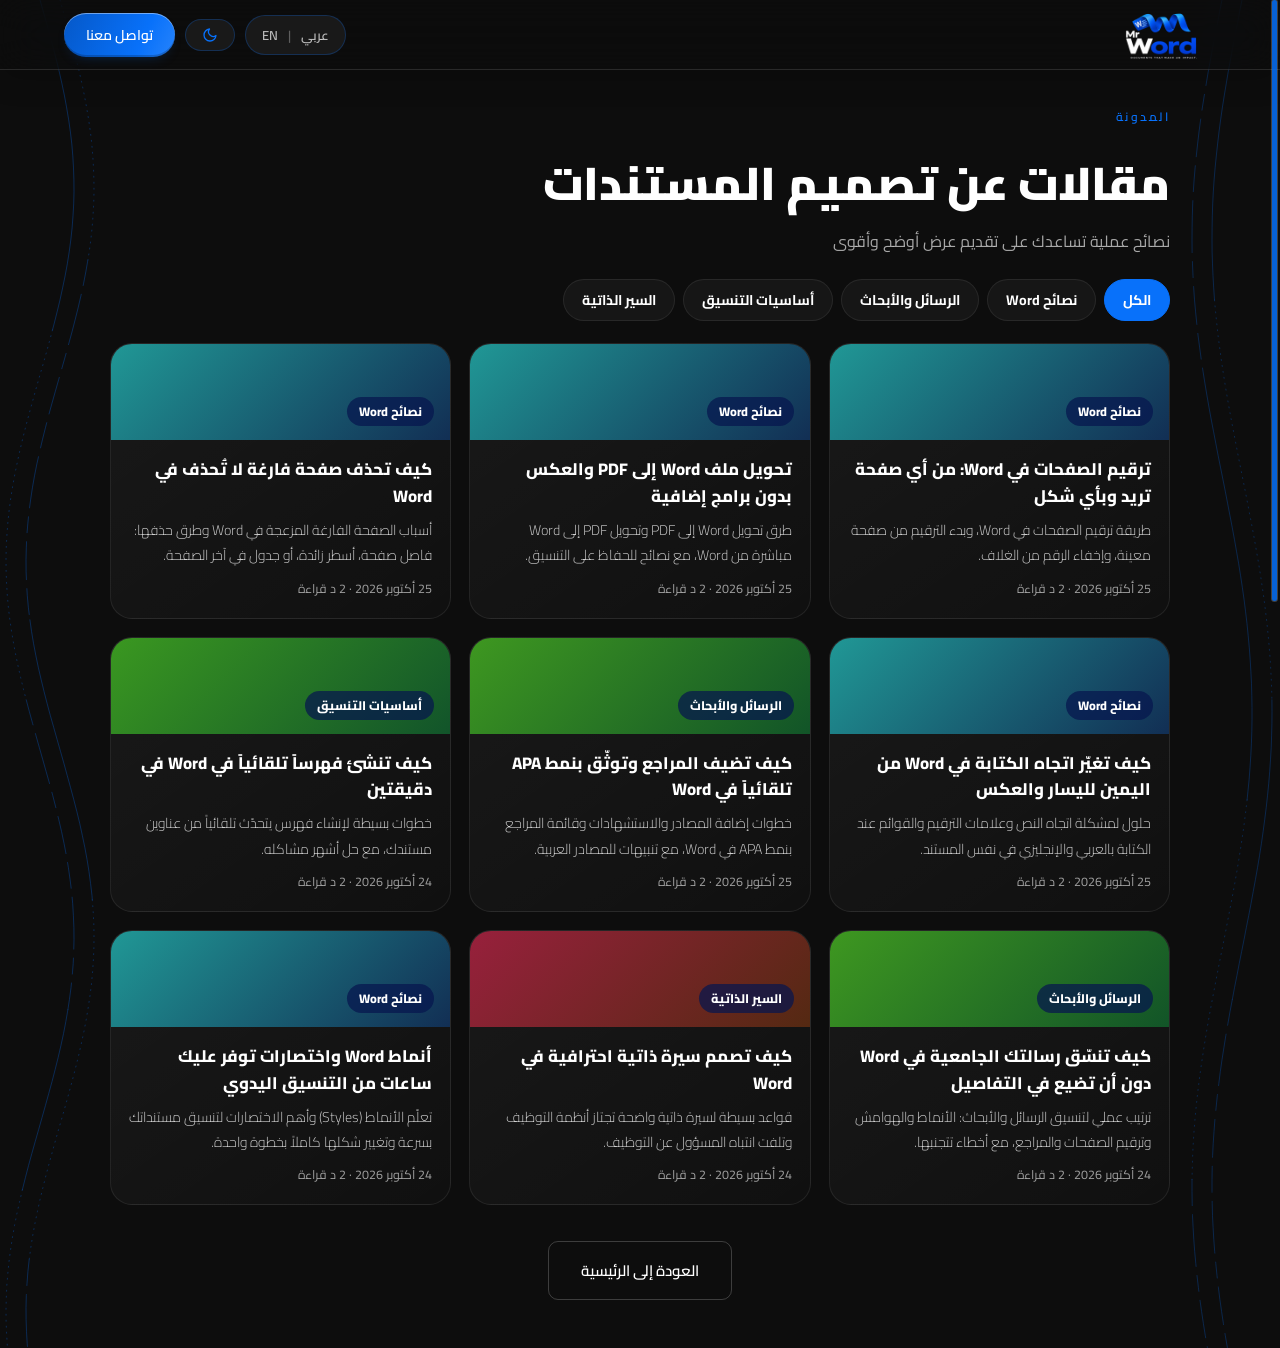
<file: blog.html>
<!doctype html>
<html lang="ar" dir="rtl">
  <head>
    <meta charset="UTF-8" />
    <link rel="icon" type="image/png" sizes="32x32" href="image/logoo.png" />
    <link rel="shortcut icon" href="image/logoo.png" />
    <meta name="viewport" content="width=device-width, initial-scale=1.0" />
    <title>مدونة تصميم المستندات | Mr Word</title>
    <meta name="description" content="مقالات عملية عن تنسيق مستندات Word: الفهارس والأنماط والرسائل الجامعية والسير الذاتية ونصائح تختصر وقتك." />
    <meta name="robots" content="index,follow,max-image-preview:large" />
    <link rel="canonical" href="https://mr-word.net/blog.html" />
    <meta name="theme-color" content="#0871FA" />
    <meta property="og:type" content="website" />
    <meta property="og:locale" content="ar_AR" />
    <meta property="og:site_name" content="Mr Word" />
    <meta property="og:title" content="مدونة تصميم المستندات | Mr Word" />
    <meta property="og:description" content="مقالات عملية عن تنسيق مستندات Word: الفهارس والأنماط والرسائل الجامعية والسير الذاتية ونصائح تختصر وقتك." />
    <meta property="og:url" content="https://mr-word.net/blog.html" />
    <meta property="og:image" content="https://mr-word.net/image/og-cover.jpg" />
    <meta property="og:image:width" content="1200" />
    <meta property="og:image:height" content="630" />
    <meta name="twitter:card" content="summary_large_image" />
    <meta name="twitter:title" content="مدونة تصميم المستندات | Mr Word" />
    <meta name="twitter:description" content="مقالات عملية عن تنسيق مستندات Word: الفهارس والأنماط والرسائل الجامعية والسير الذاتية ونصائح تختصر وقتك." />
    <meta name="twitter:image" content="https://mr-word.net/image/og-cover.jpg" />
    <script type="application/ld+json">{"@context":"https://schema.org","@graph":[{"@type":"CollectionPage","@id":"https://mr-word.net/blog.html#page","url":"https://mr-word.net/blog.html","name":"مدونة Mr Word","description":"مقالات عملية عن تنسيق مستندات Word: الفهارس والأنماط والرسائل الجامعية والسير الذاتية ونصائح تختصر وقتك.","inLanguage":"ar","isPartOf":{"@id":"https://mr-word.net/#website"},"publisher":{"@id":"https://mr-word.net/#org"}},{"@type":"BreadcrumbList","itemListElement":[{"@type":"ListItem","position":1,"name":"الرئيسية","item":"https://mr-word.net/"},{"@type":"ListItem","position":2,"name":"المدونة","item":"https://mr-word.net/blog.html"}]}]}</script>
    <link rel="preconnect" href="https://fonts.googleapis.com" />
    <link rel="preconnect" href="https://fonts.gstatic.com" crossorigin />
    <link href="https://fonts.googleapis.com/css2?family=Cairo:wght@300;400;500;600;700;900&family=Tajawal:wght@300;400;500;700;900&display=swap" rel="stylesheet" />
    <link rel="stylesheet" href="style.css" />
  </head>
  <body>
    <script>
      (function () {
        try {
          var t = localStorage.getItem('theme'), l = localStorage.getItem('lang');
          if (t === 'light') document.body.classList.add('light-mode');
          if (l === 'en') { document.documentElement.lang = 'en'; document.documentElement.dir = 'ltr'; document.body.dir = 'ltr'; }
        } catch (e) {}
      })();
    </script>
    <nav id="navbar">
      <a href="index.html" class="nav-logo"><img src="image/logoo.png" alt="Mr Word" class="logo-img" /></a>
      <div style="display: flex; align-items: center; gap: 10px">
        <button class="lang-toggle" onclick="toggleLang()"><span class="lang-text lang-ar">عربي</span><span class="lang-sep">|</span><span class="lang-text lang-en">EN</span></button>
        <button class="theme-toggle" onclick="toggleTheme()" aria-label="Toggle theme"><span class="theme-icon"></span></button>
        <a href="https://wa.me/963935919037" target="_blank" class="nav-cta" data-translate="nav_cta">تواصل معنا</a>
      </div>
    </nav>
    <main class="bl-main">
      <div class="section-header" style="margin-bottom: 24px; text-align: start;"><div><div class="section-label">المدونة</div><h1 class="section-title" style="margin-top: 12px;">مقالات عن تصميم المستندات</h1><p class="section-subtitle" style="margin-top: 8px;">نصائح عملية تساعدك على تقديم عرض أوضح وأقوى</p></div></div>
      <div class="bl-chips" id="blChips"><button type="button" class="bl-chip on" data-c="">الكل</button><button type="button" class="bl-chip" data-c="نصائح Word">نصائح Word</button><button type="button" class="bl-chip" data-c="الرسائل والأبحاث">الرسائل والأبحاث</button><button type="button" class="bl-chip" data-c="أساسيات التنسيق">أساسيات التنسيق</button><button type="button" class="bl-chip" data-c="السير الذاتية">السير الذاتية</button></div>
      <div class="bl-grid" id="blGrid"><a class="bl-card" href="blog/page-numbers-in-word.html" data-cat="نصائح Word"><span class="bl-cov" style="--h:179"><span>نصائح Word</span></span><span class="bl-cb"><b class="bl-ct">ترقيم الصفحات في Word: من أي صفحة تريد وبأي شكل</b><span class="bl-cd">طريقة ترقيم الصفحات في Word، وبدء الترقيم من صفحة معينة، وإخفاء الرقم من الغلاف.</span><span class="bl-cm">25 أكتوبر 2026 · 2 د قراءة</span></span></a><a class="bl-card" href="blog/convert-word-to-pdf.html" data-cat="نصائح Word"><span class="bl-cov" style="--h:179"><span>نصائح Word</span></span><span class="bl-cb"><b class="bl-ct">تحويل ملف Word إلى PDF والعكس بدون برامج إضافية</b><span class="bl-cd">طرق تحويل Word إلى PDF وتحويل PDF إلى Word مباشرة من Word، مع نصائح للحفاظ على التنسيق.</span><span class="bl-cm">25 أكتوبر 2026 · 2 د قراءة</span></span></a><a class="bl-card" href="blog/delete-blank-page-in-word.html" data-cat="نصائح Word"><span class="bl-cov" style="--h:179"><span>نصائح Word</span></span><span class="bl-cb"><b class="bl-ct">كيف تحذف صفحة فارغة لا تُحذف في Word</b><span class="bl-cd">أسباب الصفحة الفارغة المزعجة في Word وطرق حذفها: فاصل صفحة، أسطر زائدة، أو جدول في آخر الصفحة.</span><span class="bl-cm">25 أكتوبر 2026 · 2 د قراءة</span></span></a><a class="bl-card" href="blog/rtl-ltr-text-direction-word.html" data-cat="نصائح Word"><span class="bl-cov" style="--h:179"><span>نصائح Word</span></span><span class="bl-cb"><b class="bl-ct">كيف تغيّر اتجاه الكتابة في Word من اليمين لليسار والعكس</b><span class="bl-cd">حلول لمشكلة اتجاه النص وعلامات الترقيم والقوائم عند الكتابة بالعربي والإنجليزي في نفس المستند.</span><span class="bl-cm">25 أكتوبر 2026 · 2 د قراءة</span></span></a><a class="bl-card" href="blog/apa-references-in-word.html" data-cat="الرسائل والأبحاث"><span class="bl-cov" style="--h:105"><span>الرسائل والأبحاث</span></span><span class="bl-cb"><b class="bl-ct">كيف تضيف المراجع وتوثّق بنمط APA تلقائياً في Word</b><span class="bl-cd">خطوات إضافة المصادر والاستشهادات وقائمة المراجع بنمط APA في Word، مع تنبيهات للمصادر العربية.</span><span class="bl-cm">25 أكتوبر 2026 · 2 د قراءة</span></span></a><a class="bl-card" href="blog/automatic-table-of-contents-word.html" data-cat="أساسيات التنسيق"><span class="bl-cov" style="--h:107"><span>أساسيات التنسيق</span></span><span class="bl-cb"><b class="bl-ct">كيف تنشئ فهرساً تلقائياً في Word في دقيقتين</b><span class="bl-cd">خطوات بسيطة لإنشاء فهرس يتحدّث تلقائياً من عناوين مستندك، مع حل أشهر مشاكله.</span><span class="bl-cm">24 أكتوبر 2026 · 2 د قراءة</span></span></a><a class="bl-card" href="blog/format-thesis-in-word.html" data-cat="الرسائل والأبحاث"><span class="bl-cov" style="--h:105"><span>الرسائل والأبحاث</span></span><span class="bl-cb"><b class="bl-ct">كيف تنسّق رسالتك الجامعية في Word دون أن تضيع في التفاصيل</b><span class="bl-cd">ترتيب عملي لتنسيق الرسائل والأبحاث: الأنماط والهوامش وترقيم الصفحات والمراجع، مع أخطاء تتجنبها.</span><span class="bl-cm">24 أكتوبر 2026 · 2 د قراءة</span></span></a><a class="bl-card" href="blog/professional-cv-in-word.html" data-cat="السير الذاتية"><span class="bl-cov" style="--h:346"><span>السير الذاتية</span></span><span class="bl-cb"><b class="bl-ct">كيف تصمم سيرة ذاتية احترافية في Word</b><span class="bl-cd">قواعد بسيطة لسيرة ذاتية واضحة تجتاز أنظمة التوظيف وتلفت انتباه المسؤول عن التوظيف.</span><span class="bl-cm">24 أكتوبر 2026 · 2 د قراءة</span></span></a><a class="bl-card" href="blog/word-styles-and-shortcuts.html" data-cat="نصائح Word"><span class="bl-cov" style="--h:179"><span>نصائح Word</span></span><span class="bl-cb"><b class="bl-ct">أنماط Word واختصارات توفر عليك ساعات من التنسيق اليدوي</b><span class="bl-cd">تعلّم الأنماط (Styles) وأهم الاختصارات لتنسيق مستنداتك بسرعة وتغيير شكلها كاملاً بخطوة واحدة.</span><span class="bl-cm">24 أكتوبر 2026 · 2 د قراءة</span></span></a></div>
      <p class="bl-back"><a class="btn-outline" href="index.html">العودة إلى الرئيسية</a></p>
    </main>
    <script>
      (function () {
        var box = document.getElementById("blChips"); if (!box) return;
        box.addEventListener("click", function (e) {
          var b = e.target.closest(".bl-chip"); if (!b) return;
          [].forEach.call(box.children, function (x) { x.classList.toggle("on", x === b); });
          [].forEach.call(document.querySelectorAll("#blGrid .bl-card"), function (c) { c.hidden = !!b.dataset.c && c.dataset.cat !== b.dataset.c; });
        });
      })();
    </script>
    <script src="main.js"></script>
    <script src="scrollbar.js"></script>
  </body>
</html>
</file>
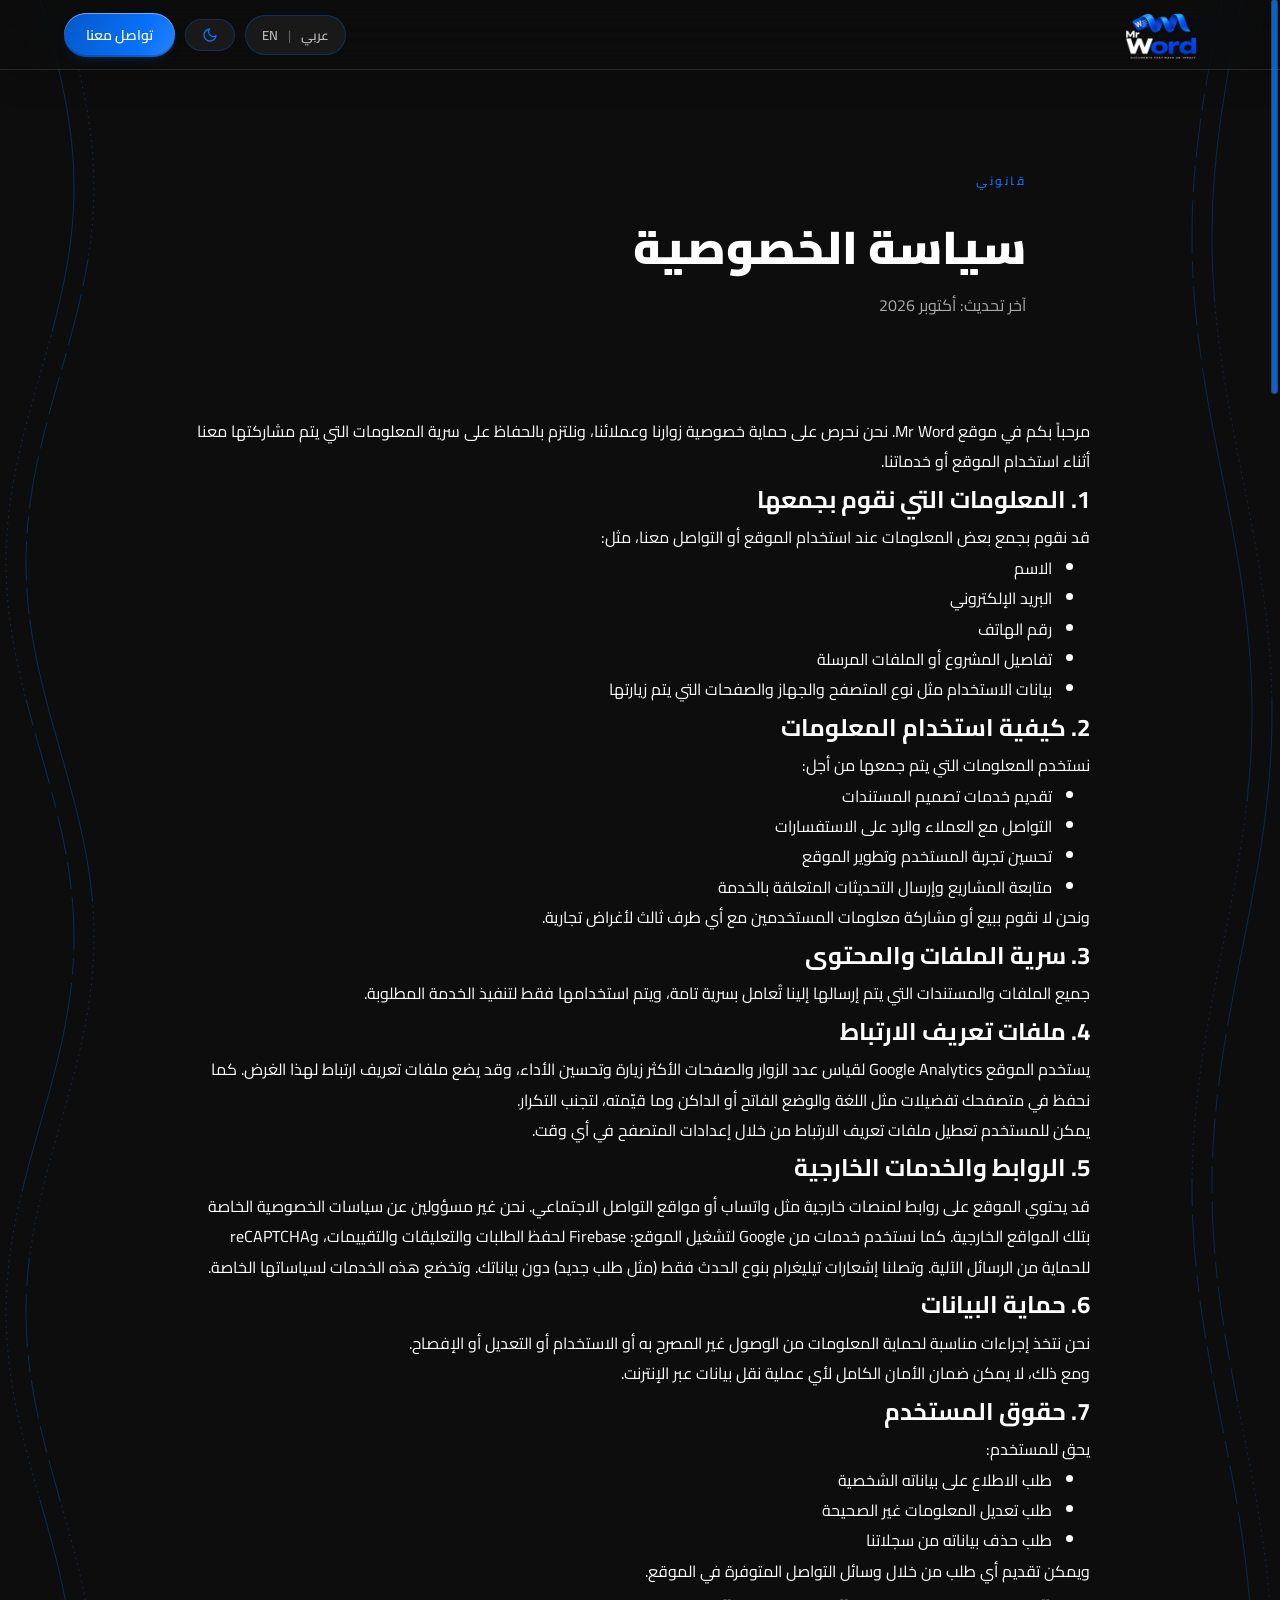
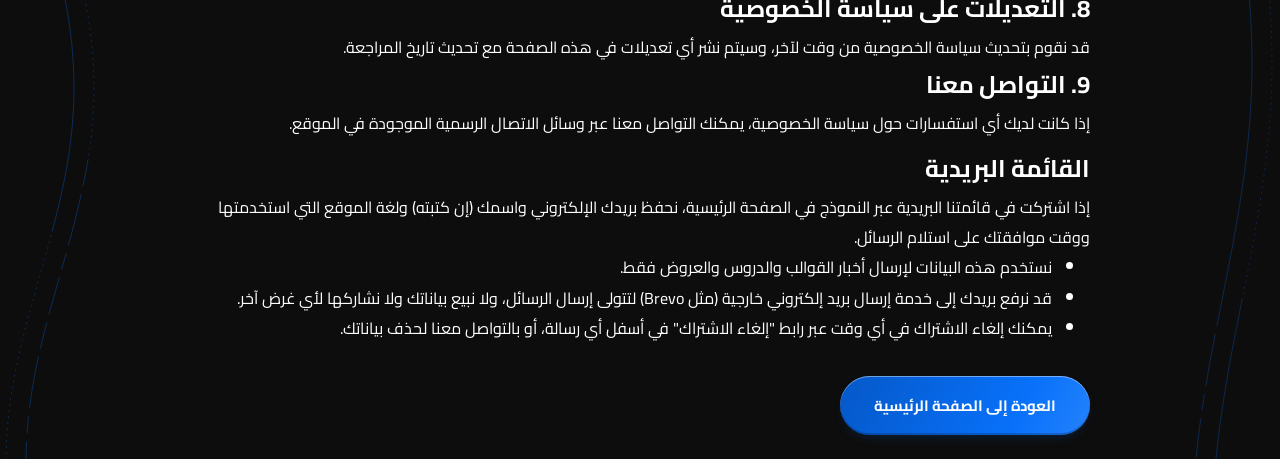
<file: privacy.html>
<!doctype html>
<html lang="ar" dir="rtl">
  <head>
    <meta charset="UTF-8" />
    <!-- أيقونة المتصفح (Favicon) -->
    <link rel="icon" type="image/png" sizes="32x32" href="image/logoo.png" />
    <link rel="icon" type="image/png" sizes="16x16" href="image/logoo.png" />
    <link rel="shortcut icon" href="image/logoo.png" />
    <meta name="viewport" content="width=device-width, initial-scale=1.0" />
    <meta
      name="description"
      content="سياسة الخصوصية لموقع Mr Word. تعرف على كيفية حماية البيانات واستخدامها."
    />
    <title>سياسة الخصوصية - Mr Word</title>
    <meta name="robots" content="index,follow" />
    <link rel="canonical" href="https://mr-word.net/privacy.html" />
    <meta name="theme-color" content="#0871FA" />
    <meta property="og:type" content="website" />
    <meta property="og:locale" content="ar_AR" />
    <meta property="og:site_name" content="Mr Word" />
    <meta property="og:title" content="سياسة الخصوصية - Mr Word" />
    <meta property="og:description" content="سياسة الخصوصية لموقع Mr Word. تعرف على كيفية حماية البيانات واستخدامها." />
    <meta property="og:url" content="https://mr-word.net/privacy.html" />
    <meta property="og:image" content="https://mr-word.net/image/og-cover.jpg" />
    <meta name="twitter:card" content="summary_large_image" />
    <link rel="preconnect" href="https://fonts.googleapis.com" />
    <link rel="preconnect" href="https://fonts.gstatic.com" crossorigin />
    <link
      href="https://fonts.googleapis.com/css2?family=Cairo:wght@300;400;500;600;700;900&family=Tajawal:wght@300;400;500;700;900&display=swap"
      rel="stylesheet"
    />
    <link rel="stylesheet" href="style.css" />
    <style>
      .privacy-content ul {
        padding-inline-start: 1cm;
      }
      .privacy-header {
        position: sticky;
        top: 0;
        z-index: 999;
        background: inherit;
      }
    </style>
  </head>
  <body>
    <script>
      /* تطبيق الثيم واللغة المحفوظين قبل أول رسم لمنع الوميض */
      (function () {
        try {
          var t = localStorage.getItem('theme'), l = localStorage.getItem('lang');
          if (t === 'light') document.body.classList.add('light-mode');
          if (l === 'en') {
            document.documentElement.lang = 'en';
            document.documentElement.dir = 'ltr';
            document.body.dir = 'ltr';
          }
        } catch (e) {}
      })();
    </script>
    <nav id="navbar">
      <a href="index.html" class="nav-logo">
        <img src="image/logoo.png" alt="Mr Word" class="logo-img" />
      </a>
      <div style="display: flex; align-items: center; gap: 10px">
        <button class="lang-toggle" onclick="toggleLang()">
          <span class="lang-text lang-ar">عربي</span>
          <span class="lang-sep">|</span>
          <span class="lang-text lang-en">EN</span>
        </button>
        <button class="theme-toggle" onclick="toggleTheme()" aria-label="Toggle theme">
          <span class="theme-icon"></span>
        </button>
        <a href="https://wa.me/963935919037" target="_blank" class="nav-cta" data-translate="nav_cta">تواصل معنا</a>
      </div>
    </nav>

    <main class="privacy-page" style="padding: 100px 20px 24px; max-width: 940px; margin: 0 auto;">
      <section class="section-header" style="margin-bottom: 32px; text-align: right;">
        <div>
          <div class="section-label" data-translate="privacy_label">قانوني</div>
          <h1 class="section-title" data-translate="privacy_title" style="margin-top: 12px;">سياسة الخصوصية</h1>
          <p class="section-subtitle" data-translate="privacy_updated" style="margin-top: 8px; font-size: 16px; line-height: 1.8;">
            آخر تحديث: أكتوبر 2026
          </p>
        </div>
      </section>

      <article class="privacy-content" data-translate-html="privacy_content" style="line-height: 1.9; font-size: 16px;">
        <p>
          مرحباً بكم في موقع Mr Word. نحن نحرص على حماية خصوصية زوارنا وعملائنا، ونلتزم بالحفاظ على سرية المعلومات التي يتم مشاركتها معنا أثناء استخدام الموقع أو خدماتنا.
        </p>

        <h2>1. المعلومات التي نقوم بجمعها</h2>
        <p>قد نقوم بجمع بعض المعلومات عند استخدام الموقع أو التواصل معنا، مثل:</p>
        <ul style="padding-inline-start: 1cm;">
          <li>الاسم</li>
          <li>البريد الإلكتروني</li>
          <li>رقم الهاتف</li>
          <li>تفاصيل المشروع أو الملفات المرسلة</li>
          <li>بيانات الاستخدام مثل نوع المتصفح والجهاز والصفحات التي يتم زيارتها</li>
        </ul>

        <h2>2. كيفية استخدام المعلومات</h2>
        <p>نستخدم المعلومات التي يتم جمعها من أجل:</p>
        <ul style="padding-inline-start: 1cm;">
          <li>تقديم خدمات تصميم المستندات</li>
          <li>التواصل مع العملاء والرد على الاستفسارات</li>
          <li>تحسين تجربة المستخدم وتطوير الموقع</li>
          <li>متابعة المشاريع وإرسال التحديثات المتعلقة بالخدمة</li>
        </ul>
        <p>
          ونحن لا نقوم ببيع أو مشاركة معلومات المستخدمين مع أي طرف ثالث لأغراض تجارية.
        </p>

        <h2>3. سرية الملفات والمحتوى</h2>
        <p>
          جميع الملفات والمستندات التي يتم إرسالها إلينا تُعامل بسرية تامة، ويتم استخدامها فقط لتنفيذ الخدمة المطلوبة.
        </p>

        <h2>4. ملفات تعريف الارتباط</h2>
        <p>
          يستخدم الموقع Google Analytics لقياس عدد الزوار والصفحات الأكثر زيارة وتحسين الأداء، وقد يضع ملفات تعريف ارتباط لهذا الغرض. كما نحفظ في متصفحك تفضيلات مثل اللغة والوضع الفاتح أو الداكن وما قيّمته، لتجنب التكرار.
        </p>
        <p>
          يمكن للمستخدم تعطيل ملفات تعريف الارتباط من خلال إعدادات المتصفح في أي وقت.
        </p>

        <h2>5. الروابط والخدمات الخارجية</h2>
        <p>
          قد يحتوي الموقع على روابط لمنصات خارجية مثل واتساب أو مواقع التواصل الاجتماعي. نحن غير مسؤولين عن سياسات الخصوصية الخاصة بتلك المواقع الخارجية. كما نستخدم خدمات من Google لتشغيل الموقع: Firebase لحفظ الطلبات والتعليقات والتقييمات، وreCAPTCHA للحماية من الرسائل الآلية. وتصلنا إشعارات تيليغرام بنوع الحدث فقط (مثل طلب جديد) دون بياناتك. وتخضع هذه الخدمات لسياساتها الخاصة.
        </p>

        <h2>6. حماية البيانات</h2>
        <p>
          نحن نتخذ إجراءات مناسبة لحماية المعلومات من الوصول غير المصرح به أو الاستخدام أو التعديل أو الإفصاح.
        </p>
        <p>
          ومع ذلك، لا يمكن ضمان الأمان الكامل لأي عملية نقل بيانات عبر الإنترنت.
        </p>

        <h2>7. حقوق المستخدم</h2>
        <p>يحق للمستخدم:</p>
        <ul style="padding-inline-start: 1cm;">
          <li>طلب الاطلاع على بياناته الشخصية</li>
          <li>طلب تعديل المعلومات غير الصحيحة</li>
          <li>طلب حذف بياناته من سجلاتنا</li>
        </ul>
        <p>ويمكن تقديم أي طلب من خلال وسائل التواصل المتوفرة في الموقع.</p>

        <h2>8. التعديلات على سياسة الخصوصية</h2>
        <p>
          قد نقوم بتحديث سياسة الخصوصية من وقت لآخر، وسيتم نشر أي تعديلات في هذه الصفحة مع تحديث تاريخ المراجعة.
        </p>

        <h2>9. التواصل معنا</h2>
        <p>
          إذا كانت لديك أي استفسارات حول سياسة الخصوصية، يمكنك التواصل معنا عبر وسائل الاتصال الرسمية الموجودة في الموقع.
        </p>
      </article>

      <article class="privacy-content" id="newsletterPolicy" style="line-height: 1.9; font-size: 16px; margin-top: 8px;"></article>
      <script>
        /* فقرة القائمة البريدية (مستقلة عن main.js ويتبدّل نصها مع اللغة) */
        (function () {
          var box = document.getElementById('newsletterPolicy');
          var T = {
            ar: '<h2>القائمة البريدية</h2>' +
              '<p>إذا اشتركت في قائمتنا البريدية عبر النموذج في الصفحة الرئيسية، نحفظ بريدك الإلكتروني واسمك (إن كتبته) ولغة الموقع التي استخدمتها ووقت موافقتك على استلام الرسائل.</p>' +
              '<ul style="padding-inline-start: 1cm;"><li>نستخدم هذه البيانات لإرسال أخبار القوالب والدروس والعروض فقط.</li>' +
              '<li>قد نرفع بريدك إلى خدمة إرسال بريد إلكتروني خارجية (مثل Brevo) لتتولى إرسال الرسائل، ولا نبيع بياناتك ولا نشاركها لأي غرض آخر.</li>' +
              '<li>يمكنك إلغاء الاشتراك في أي وقت عبر رابط "إلغاء الاشتراك" في أسفل أي رسالة، أو بالتواصل معنا لحذف بياناتك.</li></ul>',
            en: '<h2>Mailing list</h2>' +
              '<p>If you subscribe to our mailing list through the form on the home page, we store your email address, your name (if you entered it), the site language you used, and the time you agreed to receive messages.</p>' +
              '<ul style="padding-inline-start: 1cm;"><li>We use this data only to send news about templates, lessons and offers.</li>' +
              '<li>We may upload your email to an external email-sending service (such as Brevo) that sends the messages for us. We do not sell your data or share it for any other purpose.</li>' +
              '<li>You can unsubscribe at any time using the "unsubscribe" link at the bottom of any message, or contact us to have your data deleted.</li></ul>'
          };
          function paint() { box.innerHTML = T[document.documentElement.lang === 'en' ? 'en' : 'ar']; }
          paint();
          new MutationObserver(paint).observe(document.documentElement, { attributes: true, attributeFilter: ['lang'] });
        })();
      </script>

      <div style="margin-top: 32px;">
        <a href="index.html" class="btn-primary" data-translate="privacy_back_home">
          العودة إلى الصفحة الرئيسية
        </a>
      </div>
    </main>

    <script src="main.js"></script>
    <script src="scrollbar.js"></script>
  </body>
</html>
</file>
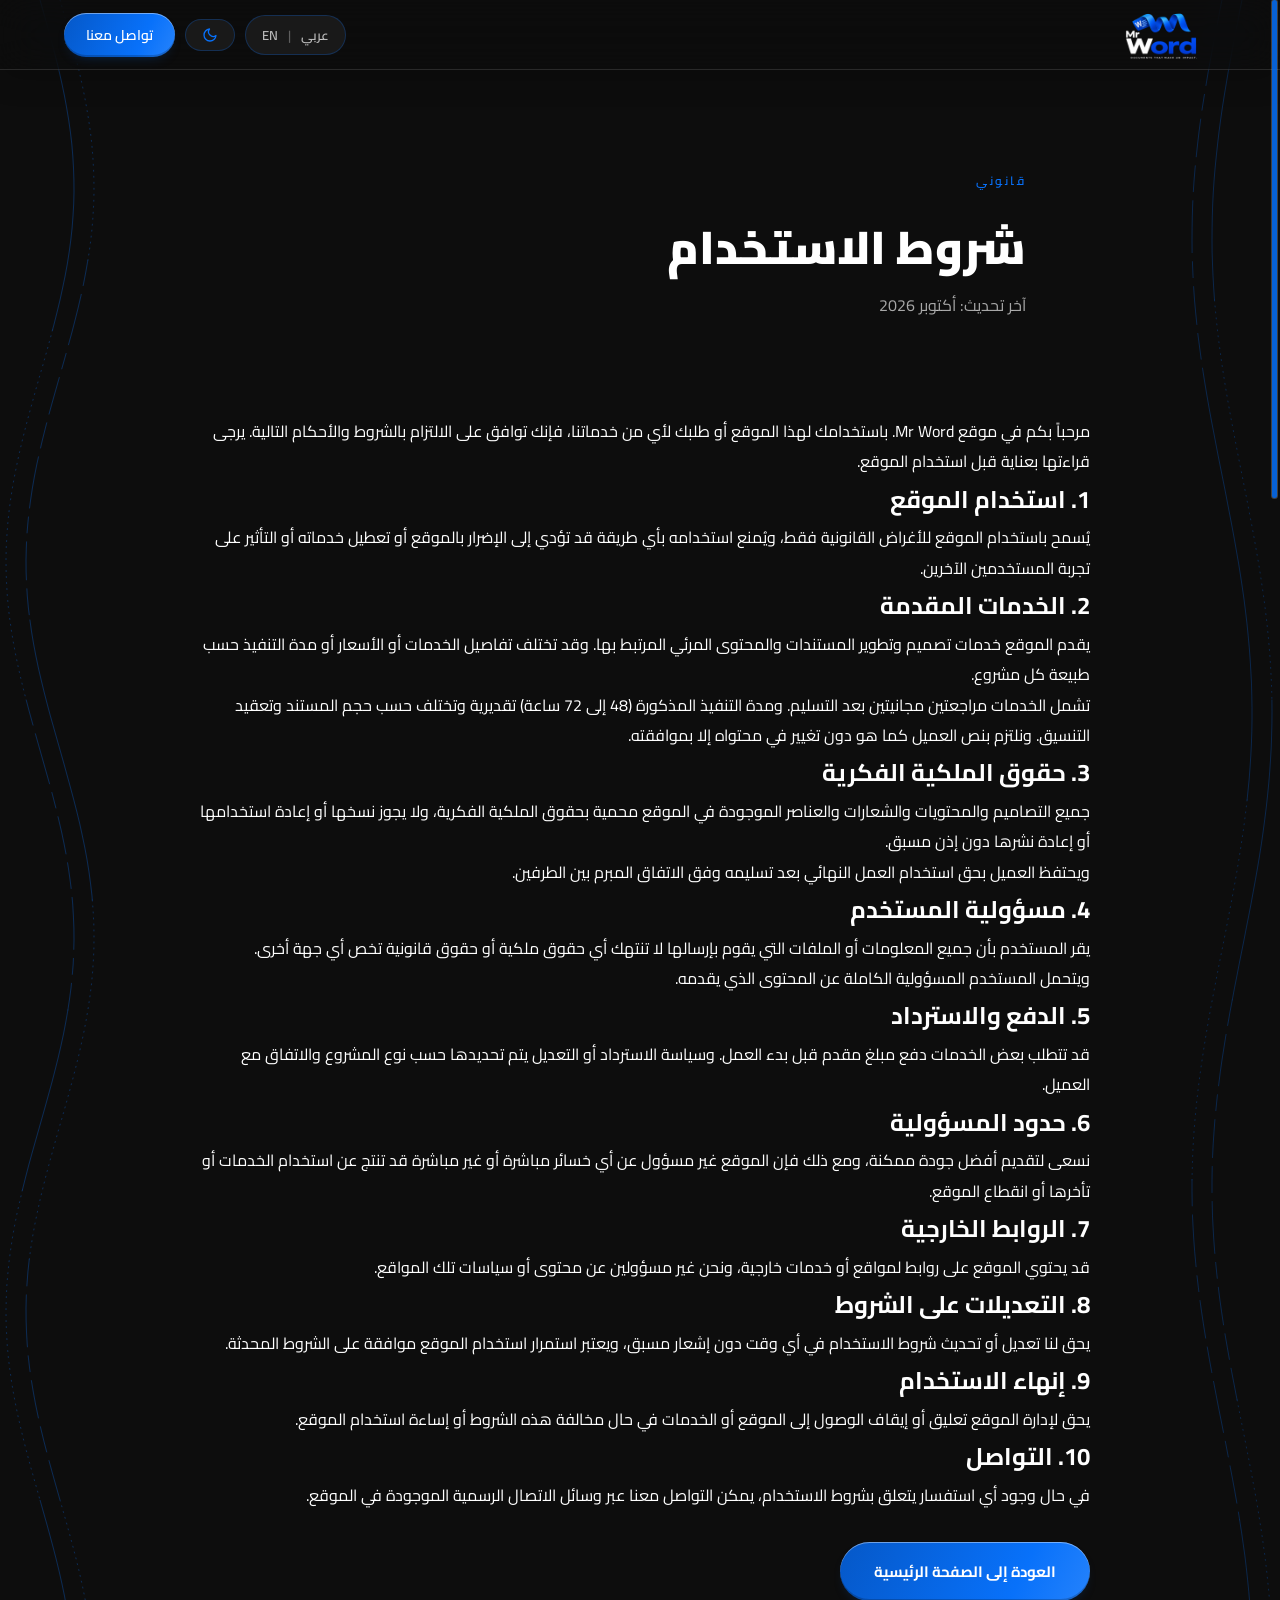
<file: terms.html>
<!doctype html>
<html lang="ar" dir="rtl">
  <head>
    <meta charset="UTF-8" />
    <!-- أيقونة المتصفح (Favicon) -->
    <link rel="icon" type="image/png" sizes="32x32" href="image/logoo.png" />
    <link rel="icon" type="image/png" sizes="16x16" href="image/logoo.png" />
    <link rel="shortcut icon" href="image/logoo.png" />
    <meta name="viewport" content="width=device-width, initial-scale=1.0" />
    <meta
      name="description"
      content="شروط الاستخدام لموقع Mr Word. تعرف على الضوابط والقواعد المتعلقة باستخدام الموقع والخدمات."
    />
    <title>شروط الاستخدام - Mr Word</title>
    <meta name="robots" content="index,follow" />
    <link rel="canonical" href="https://mr-word.net/terms.html" />
    <meta name="theme-color" content="#0871FA" />
    <meta property="og:type" content="website" />
    <meta property="og:locale" content="ar_AR" />
    <meta property="og:site_name" content="Mr Word" />
    <meta property="og:title" content="شروط الاستخدام - Mr Word" />
    <meta property="og:description" content="شروط الاستخدام لموقع Mr Word. تعرف على الضوابط والقواعد المتعلقة باستخدام الموقع والخدمات." />
    <meta property="og:url" content="https://mr-word.net/terms.html" />
    <meta property="og:image" content="https://mr-word.net/image/og-cover.jpg" />
    <meta name="twitter:card" content="summary_large_image" />
    <link rel="preconnect" href="https://fonts.googleapis.com" />
    <link rel="preconnect" href="https://fonts.gstatic.com" crossorigin />
    <link
      href="https://fonts.googleapis.com/css2?family=Cairo:wght@300;400;500;600;700;900&family=Tajawal:wght@300;400;500;700;900&display=swap"
      rel="stylesheet"
    />
    <link rel="stylesheet" href="style.css" />
    <style>
      .privacy-header {
        position: sticky;
        top: 0;
        z-index: 999;
        background: inherit;
      }
    </style>
  </head>
  <body>
    <script>
      /* تطبيق الثيم واللغة المحفوظين قبل أول رسم لمنع الوميض */
      (function () {
        try {
          var t = localStorage.getItem('theme'), l = localStorage.getItem('lang');
          if (t === 'light') document.body.classList.add('light-mode');
          if (l === 'en') {
            document.documentElement.lang = 'en';
            document.documentElement.dir = 'ltr';
            document.body.dir = 'ltr';
          }
        } catch (e) {}
      })();
    </script>
    <nav id="navbar">
      <a href="index.html" class="nav-logo">
        <img src="image/logoo.png" alt="Mr Word" class="logo-img" />
      </a>
      <div style="display: flex; align-items: center; gap: 10px">
        <button class="lang-toggle" onclick="toggleLang()">
          <span class="lang-text lang-ar">عربي</span>
          <span class="lang-sep">|</span>
          <span class="lang-text lang-en">EN</span>
        </button>
        <button class="theme-toggle" onclick="toggleTheme()" aria-label="Toggle theme">
          <span class="theme-icon"></span>
        </button>
        <a href="https://wa.me/963935919037" target="_blank" class="nav-cta" data-translate="nav_cta">تواصل معنا</a>
      </div>
    </nav>

    <main class="privacy-page" style="padding: 100px 20px 24px; max-width: 940px; margin: 0 auto;">
      <section class="section-header" style="margin-bottom: 32px; text-align: right;">
        <div>
          <div class="section-label" data-translate="terms_label">قانوني</div>
          <h1 class="section-title" data-translate="terms_title" style="margin-top: 12px;">شروط الاستخدام</h1>
          <p class="section-subtitle" data-translate="terms_updated" style="margin-top: 8px; font-size: 16px; line-height: 1.8;">
            آخر تحديث: أكتوبر 2026
          </p>
        </div>
      </section>

      <article class="privacy-content" data-translate-html="terms_content" style="line-height: 1.9; font-size: 16px;">
        <p>
          مرحباً بكم في موقع Mr Word. باستخدامك لهذا الموقع أو طلبك لأي من خدماتنا، فإنك توافق على الالتزام بالشروط والأحكام التالية. يرجى قراءتها بعناية قبل استخدام الموقع.
        </p>

        <h2>1. استخدام الموقع</h2>
        <p>
          يُسمح باستخدام الموقع للأغراض القانونية فقط، ويُمنع استخدامه بأي طريقة قد تؤدي إلى الإضرار بالموقع أو تعطيل خدماته أو التأثير على تجربة المستخدمين الآخرين.
        </p>

        <h2>2. الخدمات المقدمة</h2>
        <p>
          يقدم الموقع خدمات تصميم وتطوير المستندات والمحتوى المرئي المرتبط بها. وقد تختلف تفاصيل الخدمات أو الأسعار أو مدة التنفيذ حسب طبيعة كل مشروع.
        </p>
        <p>تشمل الخدمات مراجعتين مجانيتين بعد التسليم. ومدة التنفيذ المذكورة (48 إلى 72 ساعة) تقديرية وتختلف حسب حجم المستند وتعقيد التنسيق. ونلتزم بنص العميل كما هو دون تغيير في محتواه إلا بموافقته.</p>

        <h2>3. حقوق الملكية الفكرية</h2>
        <p>
          جميع التصاميم والمحتويات والشعارات والعناصر الموجودة في الموقع محمية بحقوق الملكية الفكرية، ولا يجوز نسخها أو إعادة استخدامها أو إعادة نشرها دون إذن مسبق.
        </p>
        <p>
          ويحتفظ العميل بحق استخدام العمل النهائي بعد تسليمه وفق الاتفاق المبرم بين الطرفين.
        </p>

        <h2>4. مسؤولية المستخدم</h2>
        <p>
          يقر المستخدم بأن جميع المعلومات أو الملفات التي يقوم بإرسالها لا تنتهك أي حقوق ملكية أو حقوق قانونية تخص أي جهة أخرى.
        </p>
        <p>
          ويتحمل المستخدم المسؤولية الكاملة عن المحتوى الذي يقدمه.
        </p>

        <h2>5. الدفع والاسترداد</h2>
        <p>
          قد تتطلب بعض الخدمات دفع مبلغ مقدم قبل بدء العمل. وسياسة الاسترداد أو التعديل يتم تحديدها حسب نوع المشروع والاتفاق مع العميل.
        </p>

        <h2>6. حدود المسؤولية</h2>
        <p>
          نسعى لتقديم أفضل جودة ممكنة، ومع ذلك فإن الموقع غير مسؤول عن أي خسائر مباشرة أو غير مباشرة قد تنتج عن استخدام الخدمات أو تأخرها أو انقطاع الموقع.
        </p>

        <h2>7. الروابط الخارجية</h2>
        <p>
          قد يحتوي الموقع على روابط لمواقع أو خدمات خارجية، ونحن غير مسؤولين عن محتوى أو سياسات تلك المواقع.
        </p>

        <h2>8. التعديلات على الشروط</h2>
        <p>
          يحق لنا تعديل أو تحديث شروط الاستخدام في أي وقت دون إشعار مسبق، ويعتبر استمرار استخدام الموقع موافقة على الشروط المحدثة.
        </p>

        <h2>9. إنهاء الاستخدام</h2>
        <p>
          يحق لإدارة الموقع تعليق أو إيقاف الوصول إلى الموقع أو الخدمات في حال مخالفة هذه الشروط أو إساءة استخدام الموقع.
        </p>

        <h2>10. التواصل</h2>
        <p>
          في حال وجود أي استفسار يتعلق بشروط الاستخدام، يمكن التواصل معنا عبر وسائل الاتصال الرسمية الموجودة في الموقع.
        </p>
      </article>

      <div style="margin-top: 32px;">
        <a href="index.html" class="btn-primary" data-translate="terms_back_home">
          العودة إلى الصفحة الرئيسية
        </a>
      </div>
    </main>

    <script src="main.js"></script>
    <script src="scrollbar.js"></script>
  </body>
</html>
</file>
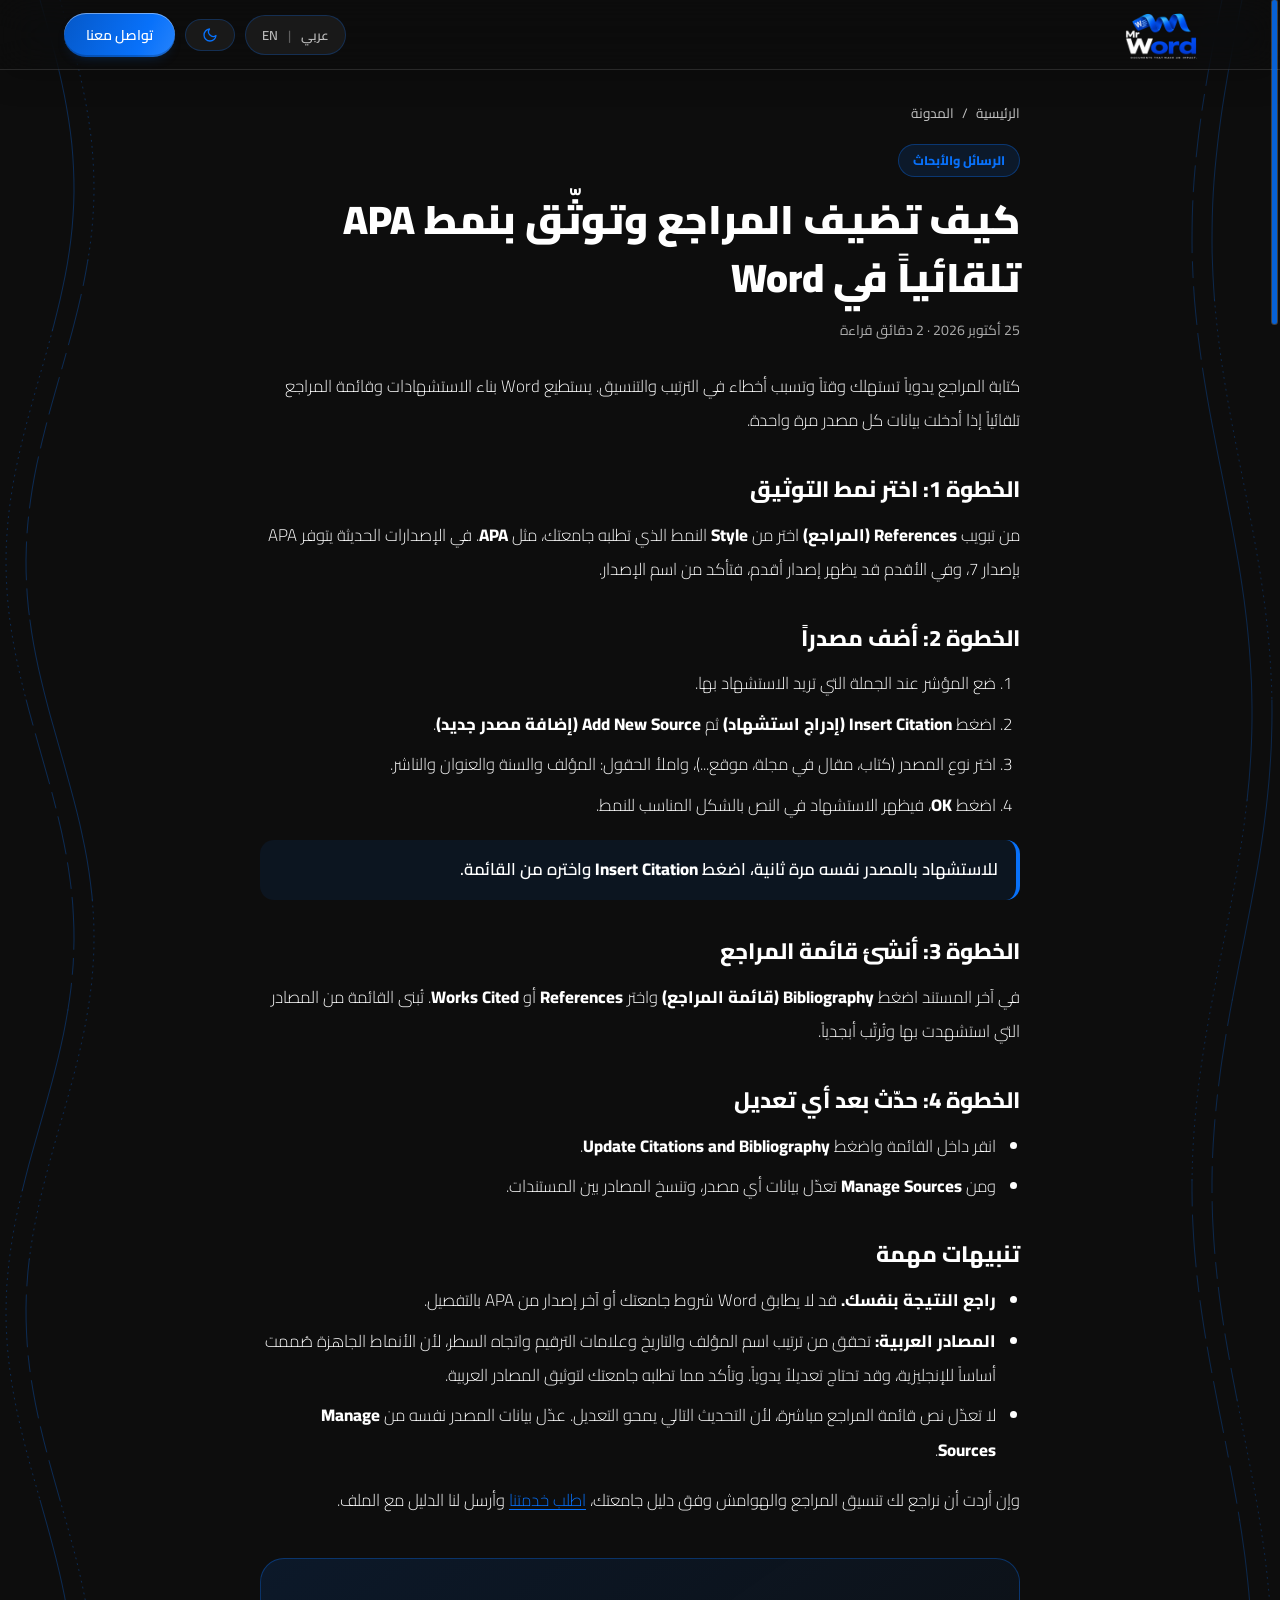
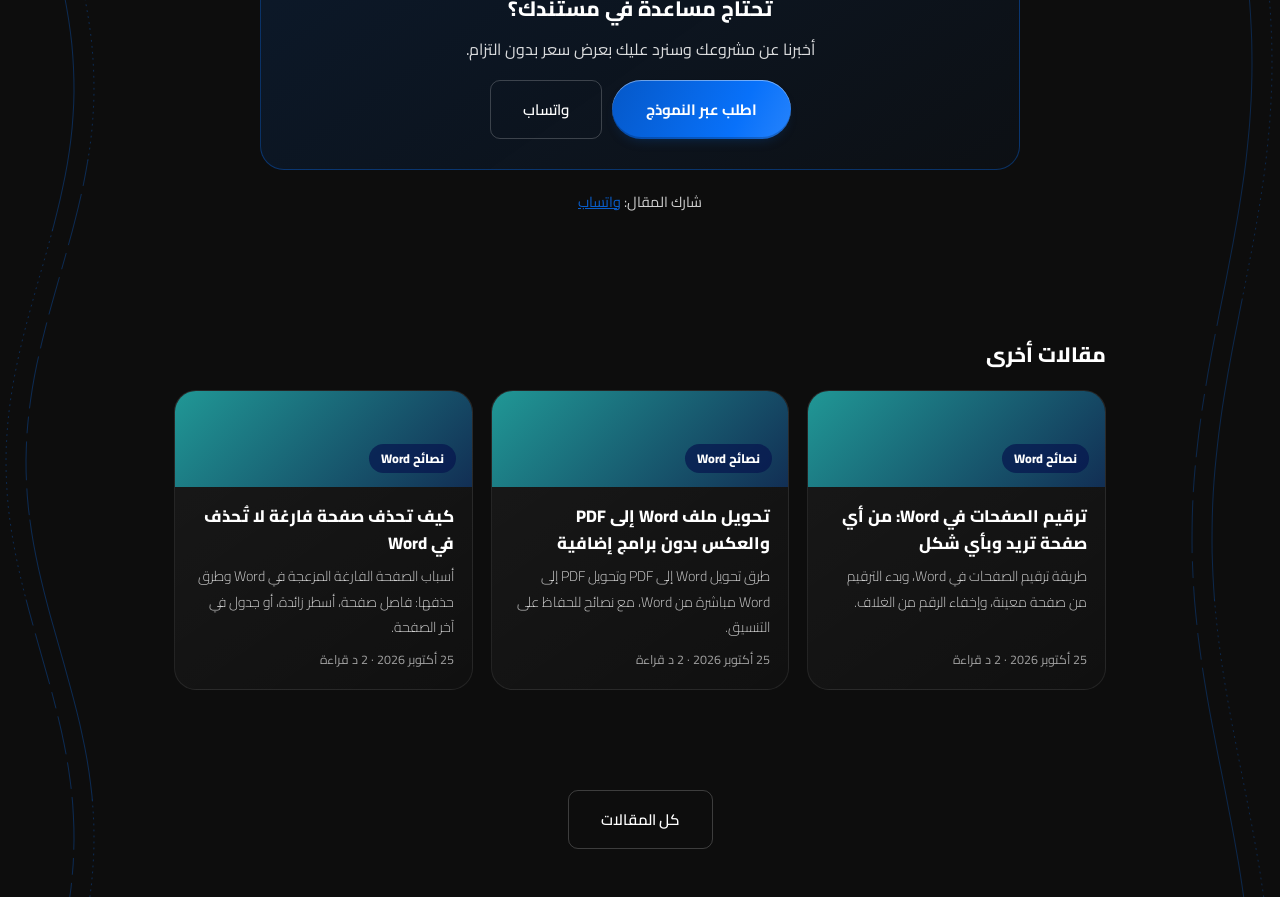
<file: blog/apa-references-in-word.html>
<!doctype html>
<html lang="ar" dir="rtl">
  <head>
    <meta charset="UTF-8" />
    <base href="../" />
    <link rel="icon" type="image/png" sizes="32x32" href="image/logoo.png" />
    <link rel="shortcut icon" href="image/logoo.png" />
    <meta name="viewport" content="width=device-width, initial-scale=1.0" />
    <title>كيف تضيف المراجع وتوثّق بنمط APA تلقائياً في Word | Mr Word</title>
    <meta name="description" content="خطوات إضافة المصادر والاستشهادات وقائمة المراجع بنمط APA في Word، مع تنبيهات للمصادر العربية." />
    <meta name="robots" content="index,follow,max-image-preview:large" />
    <link rel="canonical" href="https://mr-word.net/blog/apa-references-in-word.html" />
    <meta name="theme-color" content="#0871FA" />
    <meta property="og:type" content="article" />
    <meta property="og:locale" content="ar_AR" />
    <meta property="og:site_name" content="Mr Word" />
    <meta property="og:title" content="كيف تضيف المراجع وتوثّق بنمط APA تلقائياً في Word | Mr Word" />
    <meta property="og:description" content="خطوات إضافة المصادر والاستشهادات وقائمة المراجع بنمط APA في Word، مع تنبيهات للمصادر العربية." />
    <meta property="og:url" content="https://mr-word.net/blog/apa-references-in-word.html" />
    <meta property="og:image" content="https://mr-word.net/image/og-cover.jpg" />
    <meta property="og:image:width" content="1200" />
    <meta property="og:image:height" content="630" />
    <meta property="article:published_time" content="2026-10-25" />
    <meta name="twitter:card" content="summary_large_image" />
    <meta name="twitter:title" content="كيف تضيف المراجع وتوثّق بنمط APA تلقائياً في Word | Mr Word" />
    <meta name="twitter:description" content="خطوات إضافة المصادر والاستشهادات وقائمة المراجع بنمط APA في Word، مع تنبيهات للمصادر العربية." />
    <meta name="twitter:image" content="https://mr-word.net/image/og-cover.jpg" />
    <script type="application/ld+json">{"@context":"https://schema.org","@graph":[{"@type":"BlogPosting","@id":"https://mr-word.net/blog/apa-references-in-word.html#article","mainEntityOfPage":"https://mr-word.net/blog/apa-references-in-word.html","headline":"كيف تضيف المراجع وتوثّق بنمط APA تلقائياً في Word","description":"خطوات إضافة المصادر والاستشهادات وقائمة المراجع بنمط APA في Word، مع تنبيهات للمصادر العربية.","inLanguage":"ar","datePublished":"2026-10-25","dateModified":"2026-10-25","image":"https://mr-word.net/image/og-cover.jpg","author":{"@type":"Organization","name":"Mr Word","url":"https://mr-word.net/"},"publisher":{"@id":"https://mr-word.net/#org"}},{"@type":"BreadcrumbList","itemListElement":[{"@type":"ListItem","position":1,"name":"الرئيسية","item":"https://mr-word.net/"},{"@type":"ListItem","position":2,"name":"المدونة","item":"https://mr-word.net/blog.html"},{"@type":"ListItem","position":3,"name":"كيف تضيف المراجع وتوثّق بنمط APA تلقائياً في Word","item":"https://mr-word.net/blog/apa-references-in-word.html"}]}]}</script>
    <link rel="preconnect" href="https://fonts.googleapis.com" />
    <link rel="preconnect" href="https://fonts.gstatic.com" crossorigin />
    <link href="https://fonts.googleapis.com/css2?family=Cairo:wght@300;400;500;600;700;900&family=Tajawal:wght@300;400;500;700;900&display=swap" rel="stylesheet" />
    <link rel="stylesheet" href="style.css" />
  </head>
  <body>
    <script>
      (function () {
        try {
          var t = localStorage.getItem('theme'), l = localStorage.getItem('lang');
          if (t === 'light') document.body.classList.add('light-mode');
          if (l === 'en') { document.documentElement.lang = 'en'; document.documentElement.dir = 'ltr'; document.body.dir = 'ltr'; }
        } catch (e) {}
      })();
    </script>
    <nav id="navbar">
      <a href="index.html" class="nav-logo"><img src="image/logoo.png" alt="Mr Word" class="logo-img" /></a>
      <div style="display: flex; align-items: center; gap: 10px">
        <button class="lang-toggle" onclick="toggleLang()"><span class="lang-text lang-ar">عربي</span><span class="lang-sep">|</span><span class="lang-text lang-en">EN</span></button>
        <button class="theme-toggle" onclick="toggleTheme()" aria-label="Toggle theme"><span class="theme-icon"></span></button>
        <a href="https://wa.me/963935919037" target="_blank" class="nav-cta" data-translate="nav_cta">تواصل معنا</a>
      </div>
    </nav>
    <main class="bl-main">
      <article class="bl-art">
        <div class="bl-crumb" role="navigation" aria-label="مسار التنقل"><a href="index.html">الرئيسية</a><span>/</span><a href="blog.html">المدونة</a></div>
        <header class="bl-head"><span class="bl-tag">الرسائل والأبحاث</span><h1>كيف تضيف المراجع وتوثّق بنمط APA تلقائياً في Word</h1><p class="bl-meta">25 أكتوبر 2026 · 2 دقائق قراءة</p></header>
        <div class="bl-body">
<p>كتابة المراجع يدوياً تستهلك وقتاً وتسبب أخطاء في الترتيب والتنسيق. يستطيع Word بناء الاستشهادات وقائمة المراجع تلقائياً إذا أدخلت بيانات كل مصدر مرة واحدة.</p>
<h2>الخطوة 1: اختر نمط التوثيق</h2>
<p>من تبويب <strong>References (المراجع)</strong> اختر من <strong>Style</strong> النمط الذي تطلبه جامعتك، مثل <strong>APA</strong>. في الإصدارات الحديثة يتوفر APA بإصدار 7، وفي الأقدم قد يظهر إصدار أقدم، فتأكد من اسم الإصدار.</p>
<h2>الخطوة 2: أضف مصدراً</h2>
<ol><li>ضع المؤشر عند الجملة التي تريد الاستشهاد بها.</li><li>اضغط <strong>Insert Citation (إدراج استشهاد)</strong> ثم <strong>Add New Source (إضافة مصدر جديد)</strong>.</li><li>اختر نوع المصدر (كتاب، مقال في مجلة، موقع...)، واملأ الحقول: المؤلف والسنة والعنوان والناشر.</li><li>اضغط <strong>OK</strong>، فيظهر الاستشهاد في النص بالشكل المناسب للنمط.</li></ol>
<blockquote>للاستشهاد بالمصدر نفسه مرة ثانية، اضغط <strong>Insert Citation</strong> واختره من القائمة.</blockquote>
<h2>الخطوة 3: أنشئ قائمة المراجع</h2>
<p>في آخر المستند اضغط <strong>Bibliography (قائمة المراجع)</strong> واختر <strong>References</strong> أو <strong>Works Cited</strong>. تُبنى القائمة من المصادر التي استشهدت بها وتُرتّب أبجدياً.</p>
<h2>الخطوة 4: حدّث بعد أي تعديل</h2>
<ul><li>انقر داخل القائمة واضغط <strong>Update Citations and Bibliography</strong>.</li><li>ومن <strong>Manage Sources</strong> تعدّل بيانات أي مصدر، وتنسخ المصادر بين المستندات.</li></ul>
<h2>تنبيهات مهمة</h2>
<ul><li><strong>راجع النتيجة بنفسك.</strong> قد لا يطابق Word شروط جامعتك أو آخر إصدار من APA بالتفصيل.</li><li><strong>المصادر العربية:</strong> تحقق من ترتيب اسم المؤلف والتاريخ وعلامات الترقيم واتجاه السطر، لأن الأنماط الجاهزة صُممت أساساً للإنجليزية، وقد تحتاج تعديلاً يدوياً. وتأكد مما تطلبه جامعتك لتوثيق المصادر العربية.</li><li>لا تعدّل نص قائمة المراجع مباشرة، لأن التحديث التالي يمحو التعديل. عدّل بيانات المصدر نفسه من <strong>Manage Sources</strong>.</li></ul>
<p>وإن أردت أن نراجع لك تنسيق المراجع والهوامش وفق دليل جامعتك، <a href="index.html#request">اطلب خدمتنا</a> وأرسل لنا الدليل مع الملف.</p>
        </div>
        <aside class="bl-cta"><h2>تحتاج مساعدة في مستندك؟</h2><p>أخبرنا عن مشروعك وسنرد عليك بعرض سعر بدون التزام.</p><div class="bl-cta-b"><a class="btn-primary" href="index.html#request">اطلب عبر النموذج</a><a class="btn-outline" href="https://wa.me/963935919037" target="_blank" rel="noopener">واتساب</a></div></aside>
        <p class="bl-share">شارك المقال: <a href="https://wa.me/?text=%D9%83%D9%8A%D9%81%20%D8%AA%D8%B6%D9%8A%D9%81%20%D8%A7%D9%84%D9%85%D8%B1%D8%A7%D8%AC%D8%B9%20%D9%88%D8%AA%D9%88%D8%AB%D9%91%D9%82%20%D8%A8%D9%86%D9%85%D8%B7%20APA%20%D8%AA%D9%84%D9%82%D8%A7%D8%A6%D9%8A%D8%A7%D9%8B%20%D9%81%D9%8A%20Word%0Ahttps%3A%2F%2Fmr-word.net%2Fblog%2Fapa-references-in-word.html" target="_blank" rel="noopener">واتساب</a></p>
      </article>
      <section class="bl-more"><h2>مقالات أخرى</h2><div class="bl-grid"><a class="bl-card" href="blog/page-numbers-in-word.html" data-cat="نصائح Word"><span class="bl-cov" style="--h:179"><span>نصائح Word</span></span><span class="bl-cb"><b class="bl-ct">ترقيم الصفحات في Word: من أي صفحة تريد وبأي شكل</b><span class="bl-cd">طريقة ترقيم الصفحات في Word، وبدء الترقيم من صفحة معينة، وإخفاء الرقم من الغلاف.</span><span class="bl-cm">25 أكتوبر 2026 · 2 د قراءة</span></span></a><a class="bl-card" href="blog/convert-word-to-pdf.html" data-cat="نصائح Word"><span class="bl-cov" style="--h:179"><span>نصائح Word</span></span><span class="bl-cb"><b class="bl-ct">تحويل ملف Word إلى PDF والعكس بدون برامج إضافية</b><span class="bl-cd">طرق تحويل Word إلى PDF وتحويل PDF إلى Word مباشرة من Word، مع نصائح للحفاظ على التنسيق.</span><span class="bl-cm">25 أكتوبر 2026 · 2 د قراءة</span></span></a><a class="bl-card" href="blog/delete-blank-page-in-word.html" data-cat="نصائح Word"><span class="bl-cov" style="--h:179"><span>نصائح Word</span></span><span class="bl-cb"><b class="bl-ct">كيف تحذف صفحة فارغة لا تُحذف في Word</b><span class="bl-cd">أسباب الصفحة الفارغة المزعجة في Word وطرق حذفها: فاصل صفحة، أسطر زائدة، أو جدول في آخر الصفحة.</span><span class="bl-cm">25 أكتوبر 2026 · 2 د قراءة</span></span></a></div></section>
      <p class="bl-back"><a class="btn-outline" href="blog.html">كل المقالات</a></p>
    </main>
    <script src="main.js"></script>
    <script src="scrollbar.js"></script>
  </body>
</html>
</file>
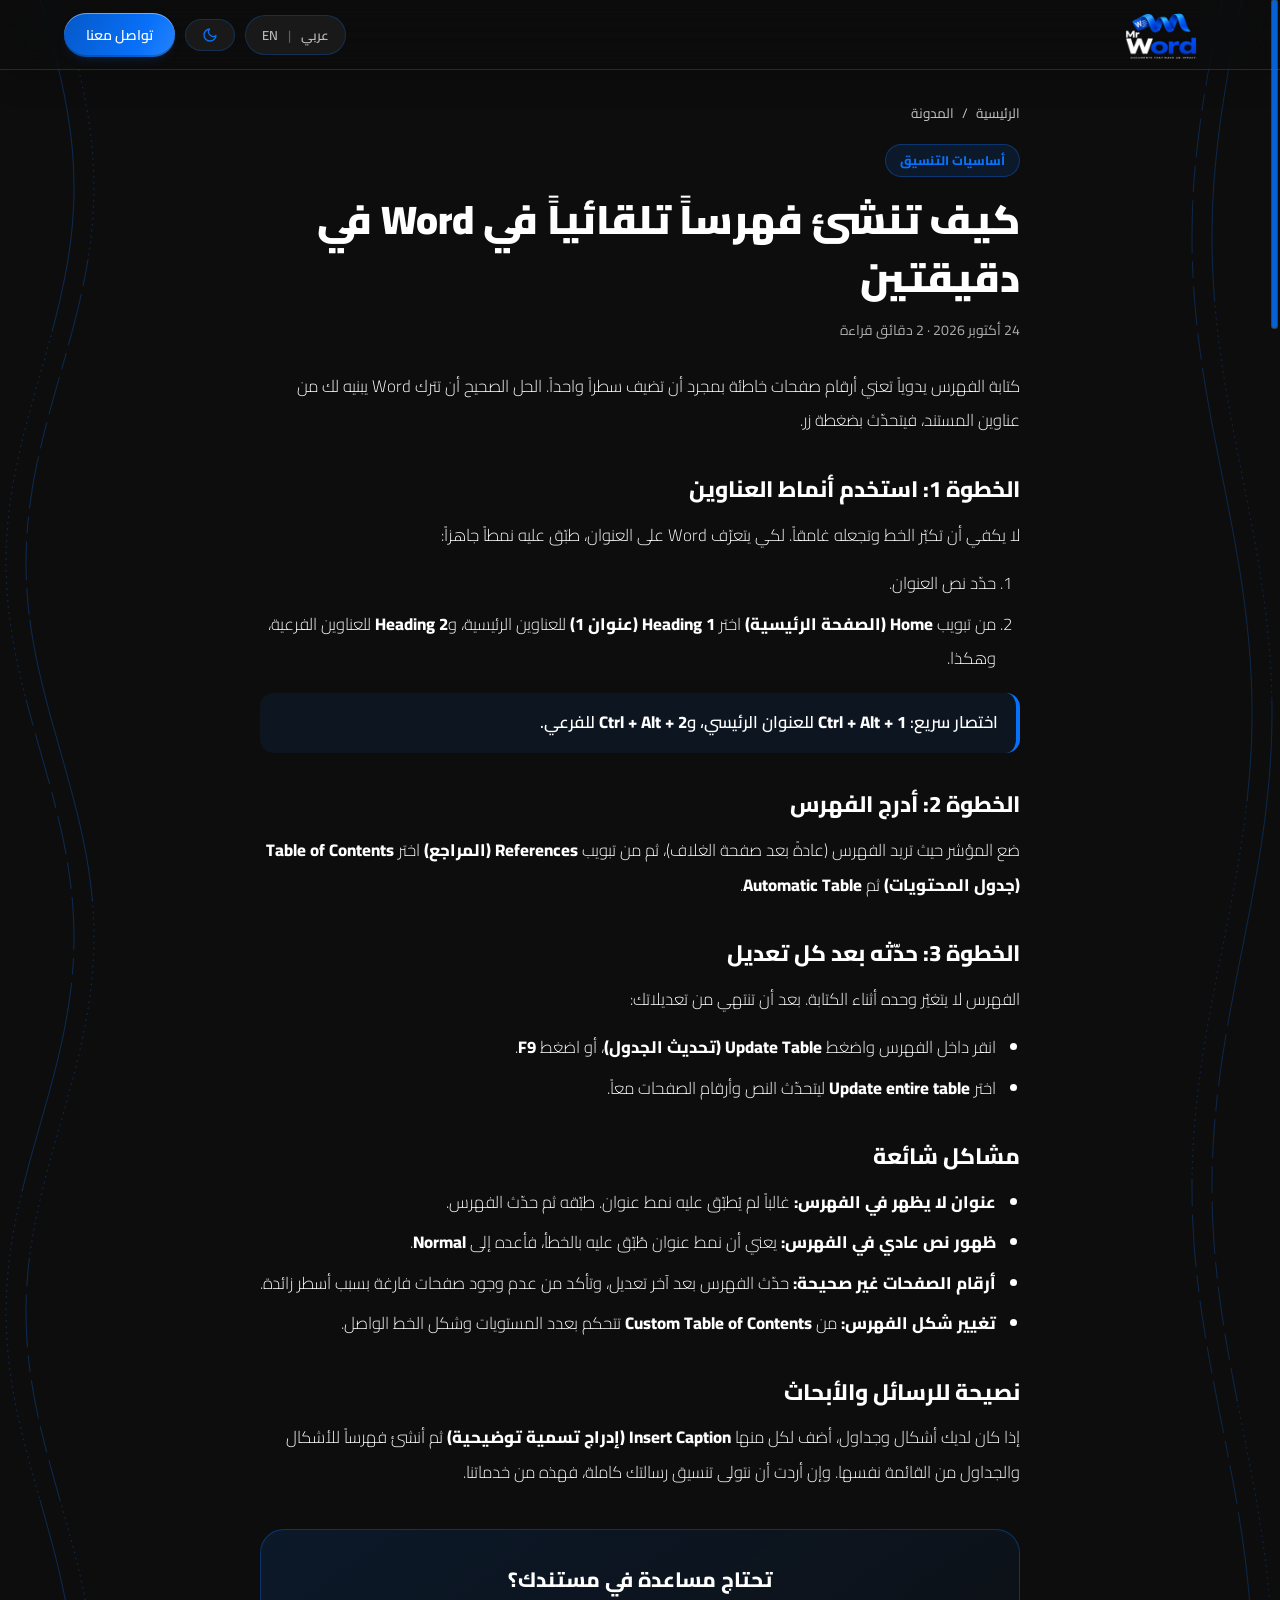
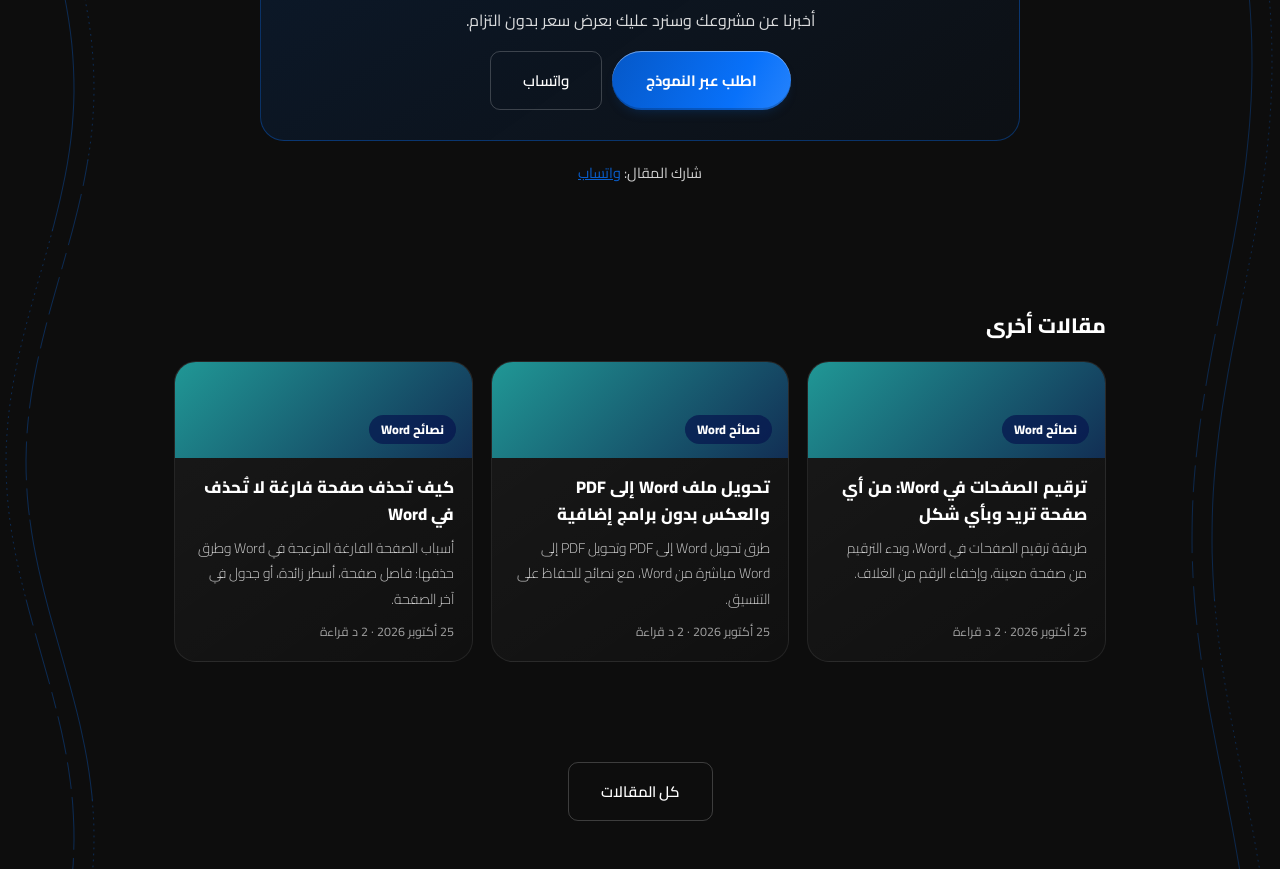
<file: blog/automatic-table-of-contents-word.html>
<!doctype html>
<html lang="ar" dir="rtl">
  <head>
    <meta charset="UTF-8" />
    <base href="../" />
    <link rel="icon" type="image/png" sizes="32x32" href="image/logoo.png" />
    <link rel="shortcut icon" href="image/logoo.png" />
    <meta name="viewport" content="width=device-width, initial-scale=1.0" />
    <title>كيف تنشئ فهرساً تلقائياً في Word في دقيقتين | Mr Word</title>
    <meta name="description" content="خطوات بسيطة لإنشاء فهرس يتحدّث تلقائياً من عناوين مستندك، مع حل أشهر مشاكله." />
    <meta name="robots" content="index,follow,max-image-preview:large" />
    <link rel="canonical" href="https://mr-word.net/blog/automatic-table-of-contents-word.html" />
    <meta name="theme-color" content="#0871FA" />
    <meta property="og:type" content="article" />
    <meta property="og:locale" content="ar_AR" />
    <meta property="og:site_name" content="Mr Word" />
    <meta property="og:title" content="كيف تنشئ فهرساً تلقائياً في Word في دقيقتين | Mr Word" />
    <meta property="og:description" content="خطوات بسيطة لإنشاء فهرس يتحدّث تلقائياً من عناوين مستندك، مع حل أشهر مشاكله." />
    <meta property="og:url" content="https://mr-word.net/blog/automatic-table-of-contents-word.html" />
    <meta property="og:image" content="https://mr-word.net/image/og-cover.jpg" />
    <meta property="og:image:width" content="1200" />
    <meta property="og:image:height" content="630" />
    <meta property="article:published_time" content="2026-10-24" />
    <meta name="twitter:card" content="summary_large_image" />
    <meta name="twitter:title" content="كيف تنشئ فهرساً تلقائياً في Word في دقيقتين | Mr Word" />
    <meta name="twitter:description" content="خطوات بسيطة لإنشاء فهرس يتحدّث تلقائياً من عناوين مستندك، مع حل أشهر مشاكله." />
    <meta name="twitter:image" content="https://mr-word.net/image/og-cover.jpg" />
    <script type="application/ld+json">{"@context":"https://schema.org","@graph":[{"@type":"BlogPosting","@id":"https://mr-word.net/blog/automatic-table-of-contents-word.html#article","mainEntityOfPage":"https://mr-word.net/blog/automatic-table-of-contents-word.html","headline":"كيف تنشئ فهرساً تلقائياً في Word في دقيقتين","description":"خطوات بسيطة لإنشاء فهرس يتحدّث تلقائياً من عناوين مستندك، مع حل أشهر مشاكله.","inLanguage":"ar","datePublished":"2026-10-24","dateModified":"2026-10-24","image":"https://mr-word.net/image/og-cover.jpg","author":{"@type":"Organization","name":"Mr Word","url":"https://mr-word.net/"},"publisher":{"@id":"https://mr-word.net/#org"}},{"@type":"BreadcrumbList","itemListElement":[{"@type":"ListItem","position":1,"name":"الرئيسية","item":"https://mr-word.net/"},{"@type":"ListItem","position":2,"name":"المدونة","item":"https://mr-word.net/blog.html"},{"@type":"ListItem","position":3,"name":"كيف تنشئ فهرساً تلقائياً في Word في دقيقتين","item":"https://mr-word.net/blog/automatic-table-of-contents-word.html"}]}]}</script>
    <link rel="preconnect" href="https://fonts.googleapis.com" />
    <link rel="preconnect" href="https://fonts.gstatic.com" crossorigin />
    <link href="https://fonts.googleapis.com/css2?family=Cairo:wght@300;400;500;600;700;900&family=Tajawal:wght@300;400;500;700;900&display=swap" rel="stylesheet" />
    <link rel="stylesheet" href="style.css" />
  </head>
  <body>
    <script>
      (function () {
        try {
          var t = localStorage.getItem('theme'), l = localStorage.getItem('lang');
          if (t === 'light') document.body.classList.add('light-mode');
          if (l === 'en') { document.documentElement.lang = 'en'; document.documentElement.dir = 'ltr'; document.body.dir = 'ltr'; }
        } catch (e) {}
      })();
    </script>
    <nav id="navbar">
      <a href="index.html" class="nav-logo"><img src="image/logoo.png" alt="Mr Word" class="logo-img" /></a>
      <div style="display: flex; align-items: center; gap: 10px">
        <button class="lang-toggle" onclick="toggleLang()"><span class="lang-text lang-ar">عربي</span><span class="lang-sep">|</span><span class="lang-text lang-en">EN</span></button>
        <button class="theme-toggle" onclick="toggleTheme()" aria-label="Toggle theme"><span class="theme-icon"></span></button>
        <a href="https://wa.me/963935919037" target="_blank" class="nav-cta" data-translate="nav_cta">تواصل معنا</a>
      </div>
    </nav>
    <main class="bl-main">
      <article class="bl-art">
        <div class="bl-crumb" role="navigation" aria-label="مسار التنقل"><a href="index.html">الرئيسية</a><span>/</span><a href="blog.html">المدونة</a></div>
        <header class="bl-head"><span class="bl-tag">أساسيات التنسيق</span><h1>كيف تنشئ فهرساً تلقائياً في Word في دقيقتين</h1><p class="bl-meta">24 أكتوبر 2026 · 2 دقائق قراءة</p></header>
        <div class="bl-body">
<p>كتابة الفهرس يدوياً تعني أرقام صفحات خاطئة بمجرد أن تضيف سطراً واحداً. الحل الصحيح أن تترك Word يبنيه لك من عناوين المستند، فيتحدّث بضغطة زر.</p>
<h2>الخطوة 1: استخدم أنماط العناوين</h2>
<p>لا يكفي أن تكبّر الخط وتجعله غامقاً. لكي يتعرّف Word على العنوان، طبّق عليه نمطاً جاهزاً:</p>
<ol><li>حدّد نص العنوان.</li><li>من تبويب <strong>Home (الصفحة الرئيسية)</strong> اختر <strong>Heading 1 (عنوان 1)</strong> للعناوين الرئيسية، و<strong>Heading 2</strong> للعناوين الفرعية، وهكذا.</li></ol>
<blockquote>اختصار سريع: <strong>Ctrl + Alt + 1</strong> للعنوان الرئيسي، و<strong>Ctrl + Alt + 2</strong> للفرعي.</blockquote>
<h2>الخطوة 2: أدرج الفهرس</h2>
<p>ضع المؤشر حيث تريد الفهرس (عادةً بعد صفحة الغلاف)، ثم من تبويب <strong>References (المراجع)</strong> اختر <strong>Table of Contents (جدول المحتويات)</strong> ثم <strong>Automatic Table</strong>.</p>
<h2>الخطوة 3: حدّثه بعد كل تعديل</h2>
<p>الفهرس لا يتغيّر وحده أثناء الكتابة. بعد أن تنتهي من تعديلاتك:</p>
<ul><li>انقر داخل الفهرس واضغط <strong>Update Table (تحديث الجدول)</strong>، أو اضغط <strong>F9</strong>.</li><li>اختر <strong>Update entire table</strong> ليتحدّث النص وأرقام الصفحات معاً.</li></ul>
<h2>مشاكل شائعة</h2>
<ul><li><strong>عنوان لا يظهر في الفهرس:</strong> غالباً لم يُطبّق عليه نمط عنوان. طبّقه ثم حدّث الفهرس.</li><li><strong>ظهور نص عادي في الفهرس:</strong> يعني أن نمط عنوان طُبّق عليه بالخطأ، فأعده إلى <strong>Normal</strong>.</li><li><strong>أرقام الصفحات غير صحيحة:</strong> حدّث الفهرس بعد آخر تعديل، وتأكد من عدم وجود صفحات فارغة بسبب أسطر زائدة.</li><li><strong>تغيير شكل الفهرس:</strong> من <strong>Custom Table of Contents</strong> تتحكم بعدد المستويات وشكل الخط الواصل.</li></ul>
<h2>نصيحة للرسائل والأبحاث</h2>
<p>إذا كان لديك أشكال وجداول، أضف لكل منها <strong>Insert Caption (إدراج تسمية توضيحية)</strong> ثم أنشئ فهرساً للأشكال والجداول من القائمة نفسها. وإن أردت أن نتولى تنسيق رسالتك كاملة، فهذه من خدماتنا.</p>
        </div>
        <aside class="bl-cta"><h2>تحتاج مساعدة في مستندك؟</h2><p>أخبرنا عن مشروعك وسنرد عليك بعرض سعر بدون التزام.</p><div class="bl-cta-b"><a class="btn-primary" href="index.html#request">اطلب عبر النموذج</a><a class="btn-outline" href="https://wa.me/963935919037" target="_blank" rel="noopener">واتساب</a></div></aside>
        <p class="bl-share">شارك المقال: <a href="https://wa.me/?text=%D9%83%D9%8A%D9%81%20%D8%AA%D9%86%D8%B4%D8%A6%20%D9%81%D9%87%D8%B1%D8%B3%D8%A7%D9%8B%20%D8%AA%D9%84%D9%82%D8%A7%D8%A6%D9%8A%D8%A7%D9%8B%20%D9%81%D9%8A%20Word%20%D9%81%D9%8A%20%D8%AF%D9%82%D9%8A%D9%82%D8%AA%D9%8A%D9%86%0Ahttps%3A%2F%2Fmr-word.net%2Fblog%2Fautomatic-table-of-contents-word.html" target="_blank" rel="noopener">واتساب</a></p>
      </article>
      <section class="bl-more"><h2>مقالات أخرى</h2><div class="bl-grid"><a class="bl-card" href="blog/page-numbers-in-word.html" data-cat="نصائح Word"><span class="bl-cov" style="--h:179"><span>نصائح Word</span></span><span class="bl-cb"><b class="bl-ct">ترقيم الصفحات في Word: من أي صفحة تريد وبأي شكل</b><span class="bl-cd">طريقة ترقيم الصفحات في Word، وبدء الترقيم من صفحة معينة، وإخفاء الرقم من الغلاف.</span><span class="bl-cm">25 أكتوبر 2026 · 2 د قراءة</span></span></a><a class="bl-card" href="blog/convert-word-to-pdf.html" data-cat="نصائح Word"><span class="bl-cov" style="--h:179"><span>نصائح Word</span></span><span class="bl-cb"><b class="bl-ct">تحويل ملف Word إلى PDF والعكس بدون برامج إضافية</b><span class="bl-cd">طرق تحويل Word إلى PDF وتحويل PDF إلى Word مباشرة من Word، مع نصائح للحفاظ على التنسيق.</span><span class="bl-cm">25 أكتوبر 2026 · 2 د قراءة</span></span></a><a class="bl-card" href="blog/delete-blank-page-in-word.html" data-cat="نصائح Word"><span class="bl-cov" style="--h:179"><span>نصائح Word</span></span><span class="bl-cb"><b class="bl-ct">كيف تحذف صفحة فارغة لا تُحذف في Word</b><span class="bl-cd">أسباب الصفحة الفارغة المزعجة في Word وطرق حذفها: فاصل صفحة، أسطر زائدة، أو جدول في آخر الصفحة.</span><span class="bl-cm">25 أكتوبر 2026 · 2 د قراءة</span></span></a></div></section>
      <p class="bl-back"><a class="btn-outline" href="blog.html">كل المقالات</a></p>
    </main>
    <script src="main.js"></script>
    <script src="scrollbar.js"></script>
  </body>
</html>
</file>
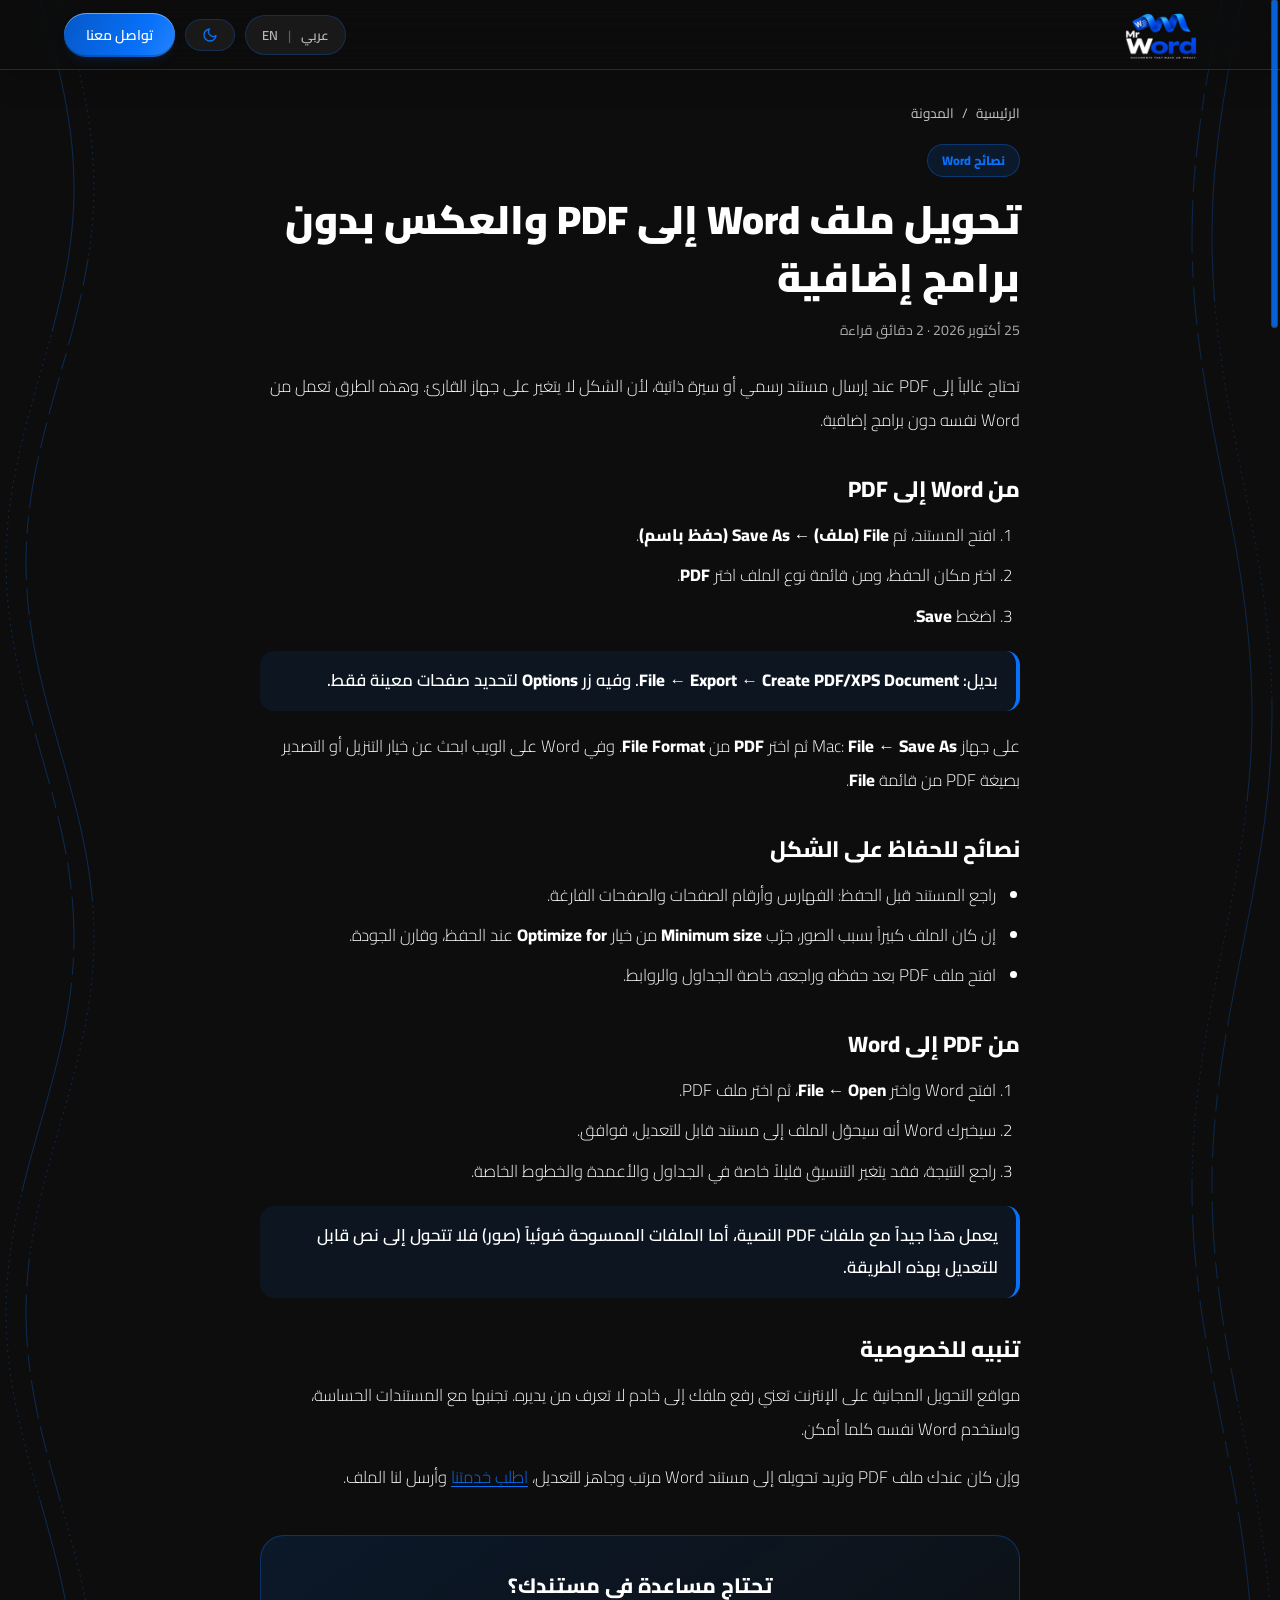
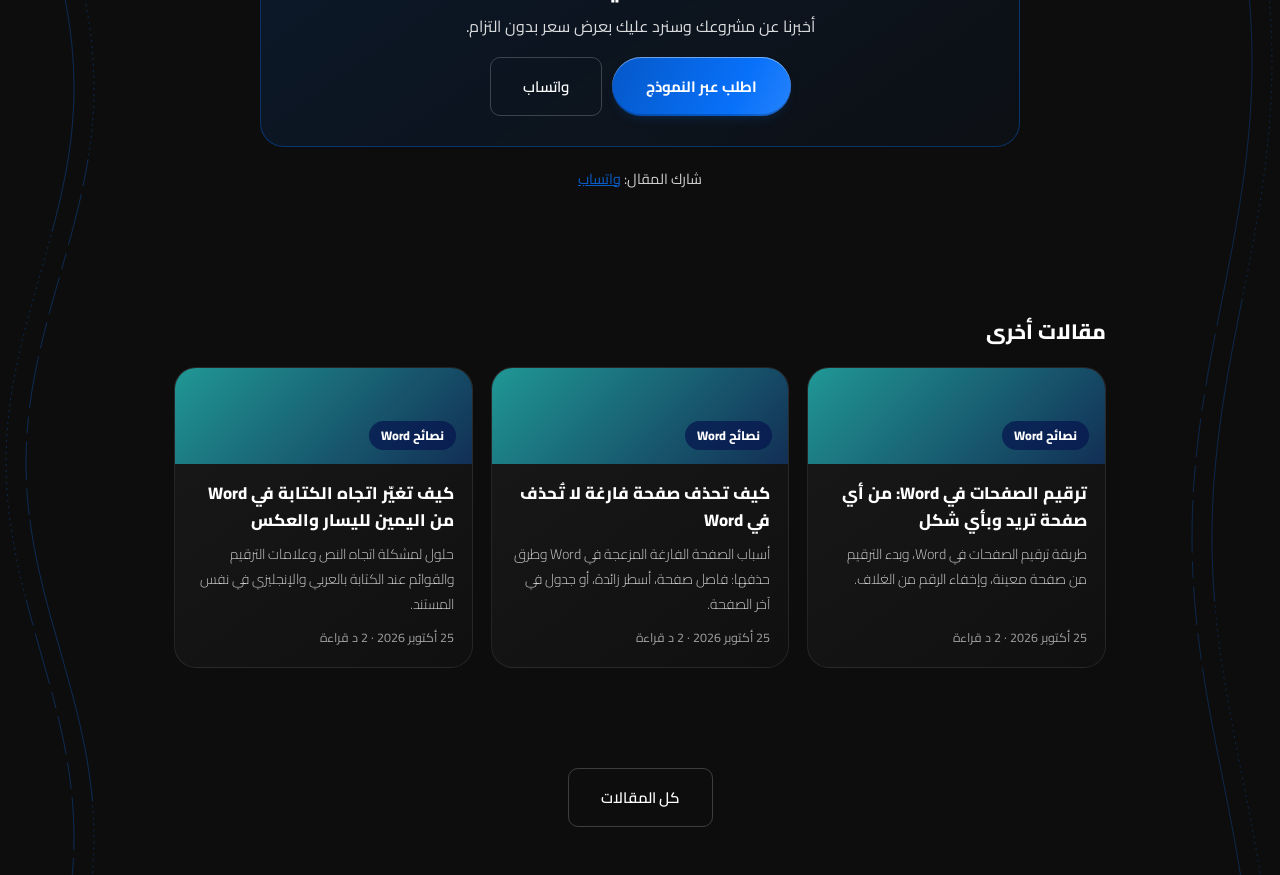
<file: blog/convert-word-to-pdf.html>
<!doctype html>
<html lang="ar" dir="rtl">
  <head>
    <meta charset="UTF-8" />
    <base href="../" />
    <link rel="icon" type="image/png" sizes="32x32" href="image/logoo.png" />
    <link rel="shortcut icon" href="image/logoo.png" />
    <meta name="viewport" content="width=device-width, initial-scale=1.0" />
    <title>تحويل ملف Word إلى PDF والعكس بدون برامج إضافية | Mr Word</title>
    <meta name="description" content="طرق تحويل Word إلى PDF وتحويل PDF إلى Word مباشرة من Word، مع نصائح للحفاظ على التنسيق." />
    <meta name="robots" content="index,follow,max-image-preview:large" />
    <link rel="canonical" href="https://mr-word.net/blog/convert-word-to-pdf.html" />
    <meta name="theme-color" content="#0871FA" />
    <meta property="og:type" content="article" />
    <meta property="og:locale" content="ar_AR" />
    <meta property="og:site_name" content="Mr Word" />
    <meta property="og:title" content="تحويل ملف Word إلى PDF والعكس بدون برامج إضافية | Mr Word" />
    <meta property="og:description" content="طرق تحويل Word إلى PDF وتحويل PDF إلى Word مباشرة من Word، مع نصائح للحفاظ على التنسيق." />
    <meta property="og:url" content="https://mr-word.net/blog/convert-word-to-pdf.html" />
    <meta property="og:image" content="https://mr-word.net/image/og-cover.jpg" />
    <meta property="og:image:width" content="1200" />
    <meta property="og:image:height" content="630" />
    <meta property="article:published_time" content="2026-10-25" />
    <meta name="twitter:card" content="summary_large_image" />
    <meta name="twitter:title" content="تحويل ملف Word إلى PDF والعكس بدون برامج إضافية | Mr Word" />
    <meta name="twitter:description" content="طرق تحويل Word إلى PDF وتحويل PDF إلى Word مباشرة من Word، مع نصائح للحفاظ على التنسيق." />
    <meta name="twitter:image" content="https://mr-word.net/image/og-cover.jpg" />
    <script type="application/ld+json">{"@context":"https://schema.org","@graph":[{"@type":"BlogPosting","@id":"https://mr-word.net/blog/convert-word-to-pdf.html#article","mainEntityOfPage":"https://mr-word.net/blog/convert-word-to-pdf.html","headline":"تحويل ملف Word إلى PDF والعكس بدون برامج إضافية","description":"طرق تحويل Word إلى PDF وتحويل PDF إلى Word مباشرة من Word، مع نصائح للحفاظ على التنسيق.","inLanguage":"ar","datePublished":"2026-10-25","dateModified":"2026-10-25","image":"https://mr-word.net/image/og-cover.jpg","author":{"@type":"Organization","name":"Mr Word","url":"https://mr-word.net/"},"publisher":{"@id":"https://mr-word.net/#org"}},{"@type":"BreadcrumbList","itemListElement":[{"@type":"ListItem","position":1,"name":"الرئيسية","item":"https://mr-word.net/"},{"@type":"ListItem","position":2,"name":"المدونة","item":"https://mr-word.net/blog.html"},{"@type":"ListItem","position":3,"name":"تحويل ملف Word إلى PDF والعكس بدون برامج إضافية","item":"https://mr-word.net/blog/convert-word-to-pdf.html"}]}]}</script>
    <link rel="preconnect" href="https://fonts.googleapis.com" />
    <link rel="preconnect" href="https://fonts.gstatic.com" crossorigin />
    <link href="https://fonts.googleapis.com/css2?family=Cairo:wght@300;400;500;600;700;900&family=Tajawal:wght@300;400;500;700;900&display=swap" rel="stylesheet" />
    <link rel="stylesheet" href="style.css" />
  </head>
  <body>
    <script>
      (function () {
        try {
          var t = localStorage.getItem('theme'), l = localStorage.getItem('lang');
          if (t === 'light') document.body.classList.add('light-mode');
          if (l === 'en') { document.documentElement.lang = 'en'; document.documentElement.dir = 'ltr'; document.body.dir = 'ltr'; }
        } catch (e) {}
      })();
    </script>
    <nav id="navbar">
      <a href="index.html" class="nav-logo"><img src="image/logoo.png" alt="Mr Word" class="logo-img" /></a>
      <div style="display: flex; align-items: center; gap: 10px">
        <button class="lang-toggle" onclick="toggleLang()"><span class="lang-text lang-ar">عربي</span><span class="lang-sep">|</span><span class="lang-text lang-en">EN</span></button>
        <button class="theme-toggle" onclick="toggleTheme()" aria-label="Toggle theme"><span class="theme-icon"></span></button>
        <a href="https://wa.me/963935919037" target="_blank" class="nav-cta" data-translate="nav_cta">تواصل معنا</a>
      </div>
    </nav>
    <main class="bl-main">
      <article class="bl-art">
        <div class="bl-crumb" role="navigation" aria-label="مسار التنقل"><a href="index.html">الرئيسية</a><span>/</span><a href="blog.html">المدونة</a></div>
        <header class="bl-head"><span class="bl-tag">نصائح Word</span><h1>تحويل ملف Word إلى PDF والعكس بدون برامج إضافية</h1><p class="bl-meta">25 أكتوبر 2026 · 2 دقائق قراءة</p></header>
        <div class="bl-body">
<p>تحتاج غالباً إلى PDF عند إرسال مستند رسمي أو سيرة ذاتية، لأن الشكل لا يتغير على جهاز القارئ. وهذه الطرق تعمل من Word نفسه دون برامج إضافية.</p>
<h2>من Word إلى PDF</h2>
<ol><li>افتح المستند، ثم <strong>File (ملف)</strong> ← <strong>Save As (حفظ باسم)</strong>.</li><li>اختر مكان الحفظ، ومن قائمة نوع الملف اختر <strong>PDF</strong>.</li><li>اضغط <strong>Save</strong>.</li></ol>
<blockquote>بديل: <strong>File ← Export ← Create PDF/XPS Document</strong>. وفيه زر <strong>Options</strong> لتحديد صفحات معينة فقط.</blockquote>
<p>على جهاز Mac: <strong>File ← Save As</strong> ثم اختر <strong>PDF</strong> من <strong>File Format</strong>. وفي Word على الويب ابحث عن خيار التنزيل أو التصدير بصيغة PDF من قائمة <strong>File</strong>.</p>
<h2>نصائح للحفاظ على الشكل</h2>
<ul><li>راجع المستند قبل الحفظ: الفهارس وأرقام الصفحات والصفحات الفارغة.</li><li>إن كان الملف كبيراً بسبب الصور، جرّب <strong>Minimum size</strong> من خيار <strong>Optimize for</strong> عند الحفظ، وقارن الجودة.</li><li>افتح ملف PDF بعد حفظه وراجعه، خاصة الجداول والروابط.</li></ul>
<h2>من PDF إلى Word</h2>
<ol><li>افتح Word واختر <strong>File ← Open</strong>، ثم اختر ملف PDF.</li><li>سيخبرك Word أنه سيحوّل الملف إلى مستند قابل للتعديل، فوافق.</li><li>راجع النتيجة، فقد يتغير التنسيق قليلاً خاصة في الجداول والأعمدة والخطوط الخاصة.</li></ol>
<blockquote>يعمل هذا جيداً مع ملفات PDF النصية، أما الملفات الممسوحة ضوئياً (صور) فلا تتحول إلى نص قابل للتعديل بهذه الطريقة.</blockquote>
<h2>تنبيه للخصوصية</h2>
<p>مواقع التحويل المجانية على الإنترنت تعني رفع ملفك إلى خادم لا تعرف من يديره. تجنبها مع المستندات الحساسة، واستخدم Word نفسه كلما أمكن.</p>
<p>وإن كان عندك ملف PDF وتريد تحويله إلى مستند Word مرتب وجاهز للتعديل، <a href="index.html#request">اطلب خدمتنا</a> وأرسل لنا الملف.</p>
        </div>
        <aside class="bl-cta"><h2>تحتاج مساعدة في مستندك؟</h2><p>أخبرنا عن مشروعك وسنرد عليك بعرض سعر بدون التزام.</p><div class="bl-cta-b"><a class="btn-primary" href="index.html#request">اطلب عبر النموذج</a><a class="btn-outline" href="https://wa.me/963935919037" target="_blank" rel="noopener">واتساب</a></div></aside>
        <p class="bl-share">شارك المقال: <a href="https://wa.me/?text=%D8%AA%D8%AD%D9%88%D9%8A%D9%84%20%D9%85%D9%84%D9%81%20Word%20%D8%A5%D9%84%D9%89%20PDF%20%D9%88%D8%A7%D9%84%D8%B9%D9%83%D8%B3%20%D8%A8%D8%AF%D9%88%D9%86%20%D8%A8%D8%B1%D8%A7%D9%85%D8%AC%20%D8%A5%D8%B6%D8%A7%D9%81%D9%8A%D8%A9%0Ahttps%3A%2F%2Fmr-word.net%2Fblog%2Fconvert-word-to-pdf.html" target="_blank" rel="noopener">واتساب</a></p>
      </article>
      <section class="bl-more"><h2>مقالات أخرى</h2><div class="bl-grid"><a class="bl-card" href="blog/page-numbers-in-word.html" data-cat="نصائح Word"><span class="bl-cov" style="--h:179"><span>نصائح Word</span></span><span class="bl-cb"><b class="bl-ct">ترقيم الصفحات في Word: من أي صفحة تريد وبأي شكل</b><span class="bl-cd">طريقة ترقيم الصفحات في Word، وبدء الترقيم من صفحة معينة، وإخفاء الرقم من الغلاف.</span><span class="bl-cm">25 أكتوبر 2026 · 2 د قراءة</span></span></a><a class="bl-card" href="blog/delete-blank-page-in-word.html" data-cat="نصائح Word"><span class="bl-cov" style="--h:179"><span>نصائح Word</span></span><span class="bl-cb"><b class="bl-ct">كيف تحذف صفحة فارغة لا تُحذف في Word</b><span class="bl-cd">أسباب الصفحة الفارغة المزعجة في Word وطرق حذفها: فاصل صفحة، أسطر زائدة، أو جدول في آخر الصفحة.</span><span class="bl-cm">25 أكتوبر 2026 · 2 د قراءة</span></span></a><a class="bl-card" href="blog/rtl-ltr-text-direction-word.html" data-cat="نصائح Word"><span class="bl-cov" style="--h:179"><span>نصائح Word</span></span><span class="bl-cb"><b class="bl-ct">كيف تغيّر اتجاه الكتابة في Word من اليمين لليسار والعكس</b><span class="bl-cd">حلول لمشكلة اتجاه النص وعلامات الترقيم والقوائم عند الكتابة بالعربي والإنجليزي في نفس المستند.</span><span class="bl-cm">25 أكتوبر 2026 · 2 د قراءة</span></span></a></div></section>
      <p class="bl-back"><a class="btn-outline" href="blog.html">كل المقالات</a></p>
    </main>
    <script src="main.js"></script>
    <script src="scrollbar.js"></script>
  </body>
</html>
</file>
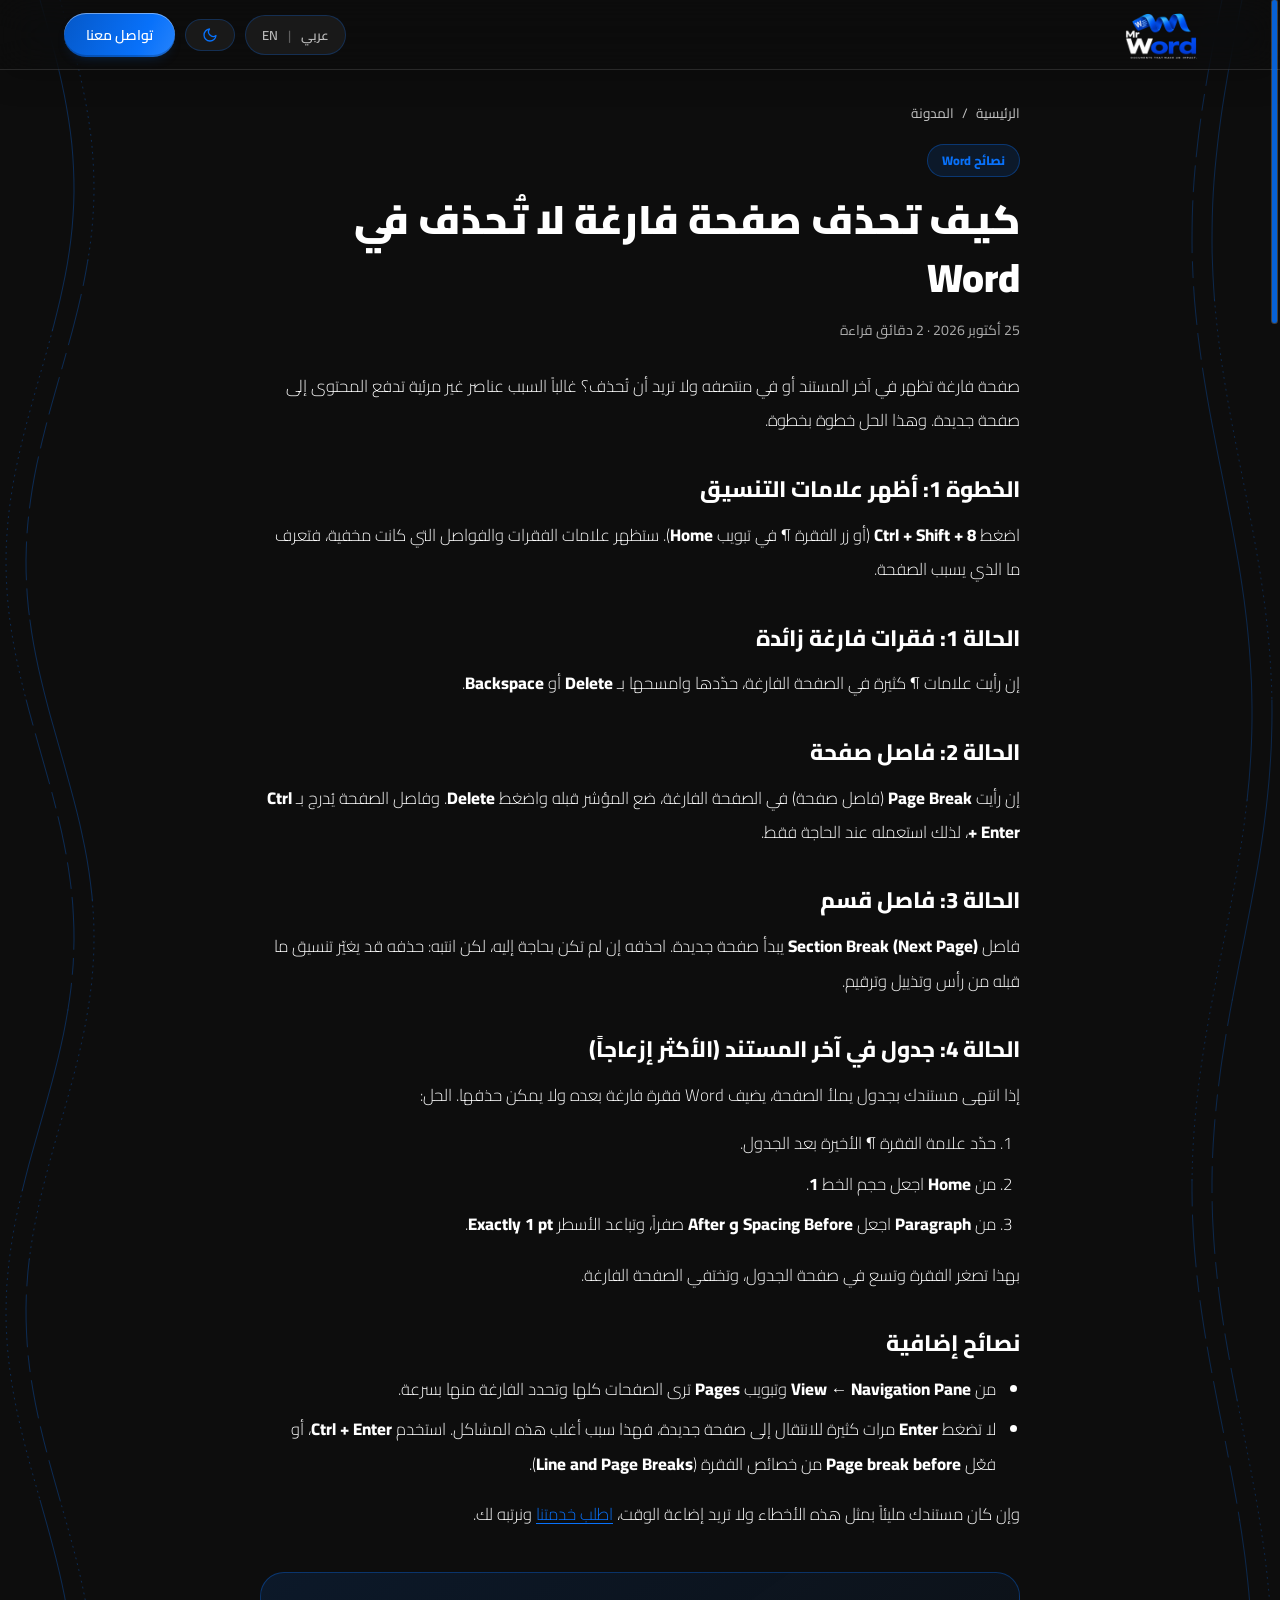
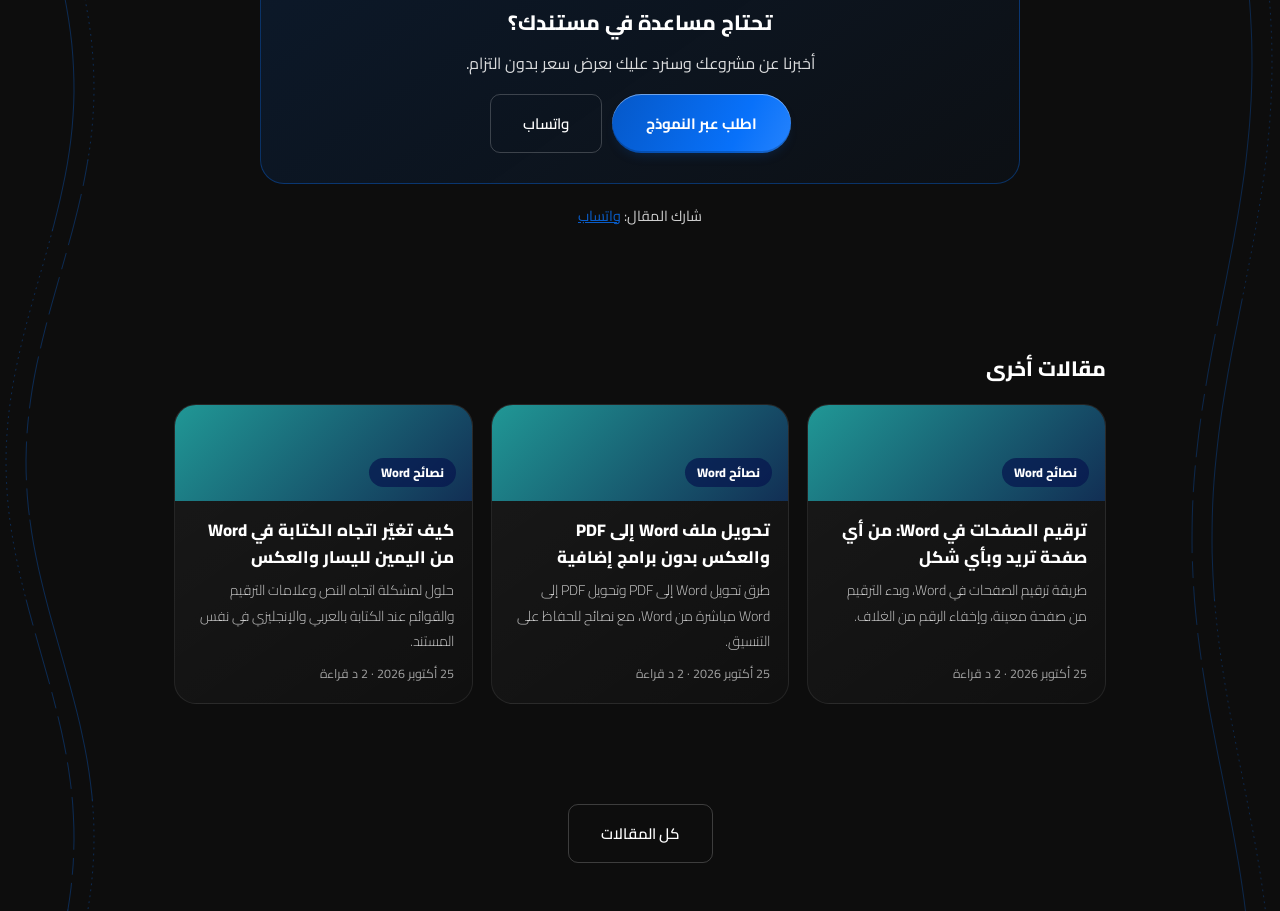
<file: blog/delete-blank-page-in-word.html>
<!doctype html>
<html lang="ar" dir="rtl">
  <head>
    <meta charset="UTF-8" />
    <base href="../" />
    <link rel="icon" type="image/png" sizes="32x32" href="image/logoo.png" />
    <link rel="shortcut icon" href="image/logoo.png" />
    <meta name="viewport" content="width=device-width, initial-scale=1.0" />
    <title>كيف تحذف صفحة فارغة لا تُحذف في Word | Mr Word</title>
    <meta name="description" content="أسباب الصفحة الفارغة المزعجة في Word وطرق حذفها: فاصل صفحة، أسطر زائدة، أو جدول في آخر الصفحة." />
    <meta name="robots" content="index,follow,max-image-preview:large" />
    <link rel="canonical" href="https://mr-word.net/blog/delete-blank-page-in-word.html" />
    <meta name="theme-color" content="#0871FA" />
    <meta property="og:type" content="article" />
    <meta property="og:locale" content="ar_AR" />
    <meta property="og:site_name" content="Mr Word" />
    <meta property="og:title" content="كيف تحذف صفحة فارغة لا تُحذف في Word | Mr Word" />
    <meta property="og:description" content="أسباب الصفحة الفارغة المزعجة في Word وطرق حذفها: فاصل صفحة، أسطر زائدة، أو جدول في آخر الصفحة." />
    <meta property="og:url" content="https://mr-word.net/blog/delete-blank-page-in-word.html" />
    <meta property="og:image" content="https://mr-word.net/image/og-cover.jpg" />
    <meta property="og:image:width" content="1200" />
    <meta property="og:image:height" content="630" />
    <meta property="article:published_time" content="2026-10-25" />
    <meta name="twitter:card" content="summary_large_image" />
    <meta name="twitter:title" content="كيف تحذف صفحة فارغة لا تُحذف في Word | Mr Word" />
    <meta name="twitter:description" content="أسباب الصفحة الفارغة المزعجة في Word وطرق حذفها: فاصل صفحة، أسطر زائدة، أو جدول في آخر الصفحة." />
    <meta name="twitter:image" content="https://mr-word.net/image/og-cover.jpg" />
    <script type="application/ld+json">{"@context":"https://schema.org","@graph":[{"@type":"BlogPosting","@id":"https://mr-word.net/blog/delete-blank-page-in-word.html#article","mainEntityOfPage":"https://mr-word.net/blog/delete-blank-page-in-word.html","headline":"كيف تحذف صفحة فارغة لا تُحذف في Word","description":"أسباب الصفحة الفارغة المزعجة في Word وطرق حذفها: فاصل صفحة، أسطر زائدة، أو جدول في آخر الصفحة.","inLanguage":"ar","datePublished":"2026-10-25","dateModified":"2026-10-25","image":"https://mr-word.net/image/og-cover.jpg","author":{"@type":"Organization","name":"Mr Word","url":"https://mr-word.net/"},"publisher":{"@id":"https://mr-word.net/#org"}},{"@type":"BreadcrumbList","itemListElement":[{"@type":"ListItem","position":1,"name":"الرئيسية","item":"https://mr-word.net/"},{"@type":"ListItem","position":2,"name":"المدونة","item":"https://mr-word.net/blog.html"},{"@type":"ListItem","position":3,"name":"كيف تحذف صفحة فارغة لا تُحذف في Word","item":"https://mr-word.net/blog/delete-blank-page-in-word.html"}]}]}</script>
    <link rel="preconnect" href="https://fonts.googleapis.com" />
    <link rel="preconnect" href="https://fonts.gstatic.com" crossorigin />
    <link href="https://fonts.googleapis.com/css2?family=Cairo:wght@300;400;500;600;700;900&family=Tajawal:wght@300;400;500;700;900&display=swap" rel="stylesheet" />
    <link rel="stylesheet" href="style.css" />
  </head>
  <body>
    <script>
      (function () {
        try {
          var t = localStorage.getItem('theme'), l = localStorage.getItem('lang');
          if (t === 'light') document.body.classList.add('light-mode');
          if (l === 'en') { document.documentElement.lang = 'en'; document.documentElement.dir = 'ltr'; document.body.dir = 'ltr'; }
        } catch (e) {}
      })();
    </script>
    <nav id="navbar">
      <a href="index.html" class="nav-logo"><img src="image/logoo.png" alt="Mr Word" class="logo-img" /></a>
      <div style="display: flex; align-items: center; gap: 10px">
        <button class="lang-toggle" onclick="toggleLang()"><span class="lang-text lang-ar">عربي</span><span class="lang-sep">|</span><span class="lang-text lang-en">EN</span></button>
        <button class="theme-toggle" onclick="toggleTheme()" aria-label="Toggle theme"><span class="theme-icon"></span></button>
        <a href="https://wa.me/963935919037" target="_blank" class="nav-cta" data-translate="nav_cta">تواصل معنا</a>
      </div>
    </nav>
    <main class="bl-main">
      <article class="bl-art">
        <div class="bl-crumb" role="navigation" aria-label="مسار التنقل"><a href="index.html">الرئيسية</a><span>/</span><a href="blog.html">المدونة</a></div>
        <header class="bl-head"><span class="bl-tag">نصائح Word</span><h1>كيف تحذف صفحة فارغة لا تُحذف في Word</h1><p class="bl-meta">25 أكتوبر 2026 · 2 دقائق قراءة</p></header>
        <div class="bl-body">
<p>صفحة فارغة تظهر في آخر المستند أو في منتصفه ولا تريد أن تُحذف؟ غالباً السبب عناصر غير مرئية تدفع المحتوى إلى صفحة جديدة. وهذا الحل خطوة بخطوة.</p>
<h2>الخطوة 1: أظهر علامات التنسيق</h2>
<p>اضغط <strong>Ctrl + Shift + 8</strong> (أو زر الفقرة ¶ في تبويب <strong>Home</strong>). ستظهر علامات الفقرات والفواصل التي كانت مخفية، فتعرف ما الذي يسبب الصفحة.</p>
<h2>الحالة 1: فقرات فارغة زائدة</h2>
<p>إن رأيت علامات ¶ كثيرة في الصفحة الفارغة، حدّدها وامسحها بـ <strong>Delete</strong> أو <strong>Backspace</strong>.</p>
<h2>الحالة 2: فاصل صفحة</h2>
<p>إن رأيت <strong>Page Break</strong> (فاصل صفحة) في الصفحة الفارغة، ضع المؤشر قبله واضغط <strong>Delete</strong>. وفاصل الصفحة يُدرج بـ <strong>Ctrl + Enter</strong>، لذلك استعمله عند الحاجة فقط.</p>
<h2>الحالة 3: فاصل قسم</h2>
<p>فاصل <strong>Section Break (Next Page)</strong> يبدأ صفحة جديدة. احذفه إن لم تكن بحاجة إليه، لكن انتبه: حذفه قد يغيّر تنسيق ما قبله من رأس وتذييل وترقيم.</p>
<h2>الحالة 4: جدول في آخر المستند (الأكثر إزعاجاً)</h2>
<p>إذا انتهى مستندك بجدول يملأ الصفحة، يضيف Word فقرة فارغة بعده ولا يمكن حذفها. الحل:</p>
<ol><li>حدّد علامة الفقرة ¶ الأخيرة بعد الجدول.</li><li>من <strong>Home</strong> اجعل حجم الخط <strong>1</strong>.</li><li>من <strong>Paragraph</strong> اجعل <strong>Spacing Before و After</strong> صفراً، وتباعد الأسطر <strong>Exactly 1 pt</strong>.</li></ol>
<p>بهذا تصغر الفقرة وتسع في صفحة الجدول، وتختفي الصفحة الفارغة.</p>
<h2>نصائح إضافية</h2>
<ul><li>من <strong>View ← Navigation Pane</strong> وتبويب <strong>Pages</strong> ترى الصفحات كلها وتحدد الفارغة منها بسرعة.</li><li>لا تضغط <strong>Enter</strong> مرات كثيرة للانتقال إلى صفحة جديدة، فهذا سبب أغلب هذه المشاكل. استخدم <strong>Ctrl + Enter</strong>، أو فعّل <strong>Page break before</strong> من خصائص الفقرة (<strong>Line and Page Breaks</strong>).</li></ul>
<p>وإن كان مستندك مليئاً بمثل هذه الأخطاء ولا تريد إضاعة الوقت، <a href="index.html#request">اطلب خدمتنا</a> ونرتبه لك.</p>
        </div>
        <aside class="bl-cta"><h2>تحتاج مساعدة في مستندك؟</h2><p>أخبرنا عن مشروعك وسنرد عليك بعرض سعر بدون التزام.</p><div class="bl-cta-b"><a class="btn-primary" href="index.html#request">اطلب عبر النموذج</a><a class="btn-outline" href="https://wa.me/963935919037" target="_blank" rel="noopener">واتساب</a></div></aside>
        <p class="bl-share">شارك المقال: <a href="https://wa.me/?text=%D9%83%D9%8A%D9%81%20%D8%AA%D8%AD%D8%B0%D9%81%20%D8%B5%D9%81%D8%AD%D8%A9%20%D9%81%D8%A7%D8%B1%D8%BA%D8%A9%20%D9%84%D8%A7%20%D8%AA%D9%8F%D8%AD%D8%B0%D9%81%20%D9%81%D9%8A%20Word%0Ahttps%3A%2F%2Fmr-word.net%2Fblog%2Fdelete-blank-page-in-word.html" target="_blank" rel="noopener">واتساب</a></p>
      </article>
      <section class="bl-more"><h2>مقالات أخرى</h2><div class="bl-grid"><a class="bl-card" href="blog/page-numbers-in-word.html" data-cat="نصائح Word"><span class="bl-cov" style="--h:179"><span>نصائح Word</span></span><span class="bl-cb"><b class="bl-ct">ترقيم الصفحات في Word: من أي صفحة تريد وبأي شكل</b><span class="bl-cd">طريقة ترقيم الصفحات في Word، وبدء الترقيم من صفحة معينة، وإخفاء الرقم من الغلاف.</span><span class="bl-cm">25 أكتوبر 2026 · 2 د قراءة</span></span></a><a class="bl-card" href="blog/convert-word-to-pdf.html" data-cat="نصائح Word"><span class="bl-cov" style="--h:179"><span>نصائح Word</span></span><span class="bl-cb"><b class="bl-ct">تحويل ملف Word إلى PDF والعكس بدون برامج إضافية</b><span class="bl-cd">طرق تحويل Word إلى PDF وتحويل PDF إلى Word مباشرة من Word، مع نصائح للحفاظ على التنسيق.</span><span class="bl-cm">25 أكتوبر 2026 · 2 د قراءة</span></span></a><a class="bl-card" href="blog/rtl-ltr-text-direction-word.html" data-cat="نصائح Word"><span class="bl-cov" style="--h:179"><span>نصائح Word</span></span><span class="bl-cb"><b class="bl-ct">كيف تغيّر اتجاه الكتابة في Word من اليمين لليسار والعكس</b><span class="bl-cd">حلول لمشكلة اتجاه النص وعلامات الترقيم والقوائم عند الكتابة بالعربي والإنجليزي في نفس المستند.</span><span class="bl-cm">25 أكتوبر 2026 · 2 د قراءة</span></span></a></div></section>
      <p class="bl-back"><a class="btn-outline" href="blog.html">كل المقالات</a></p>
    </main>
    <script src="main.js"></script>
    <script src="scrollbar.js"></script>
  </body>
</html>
</file>
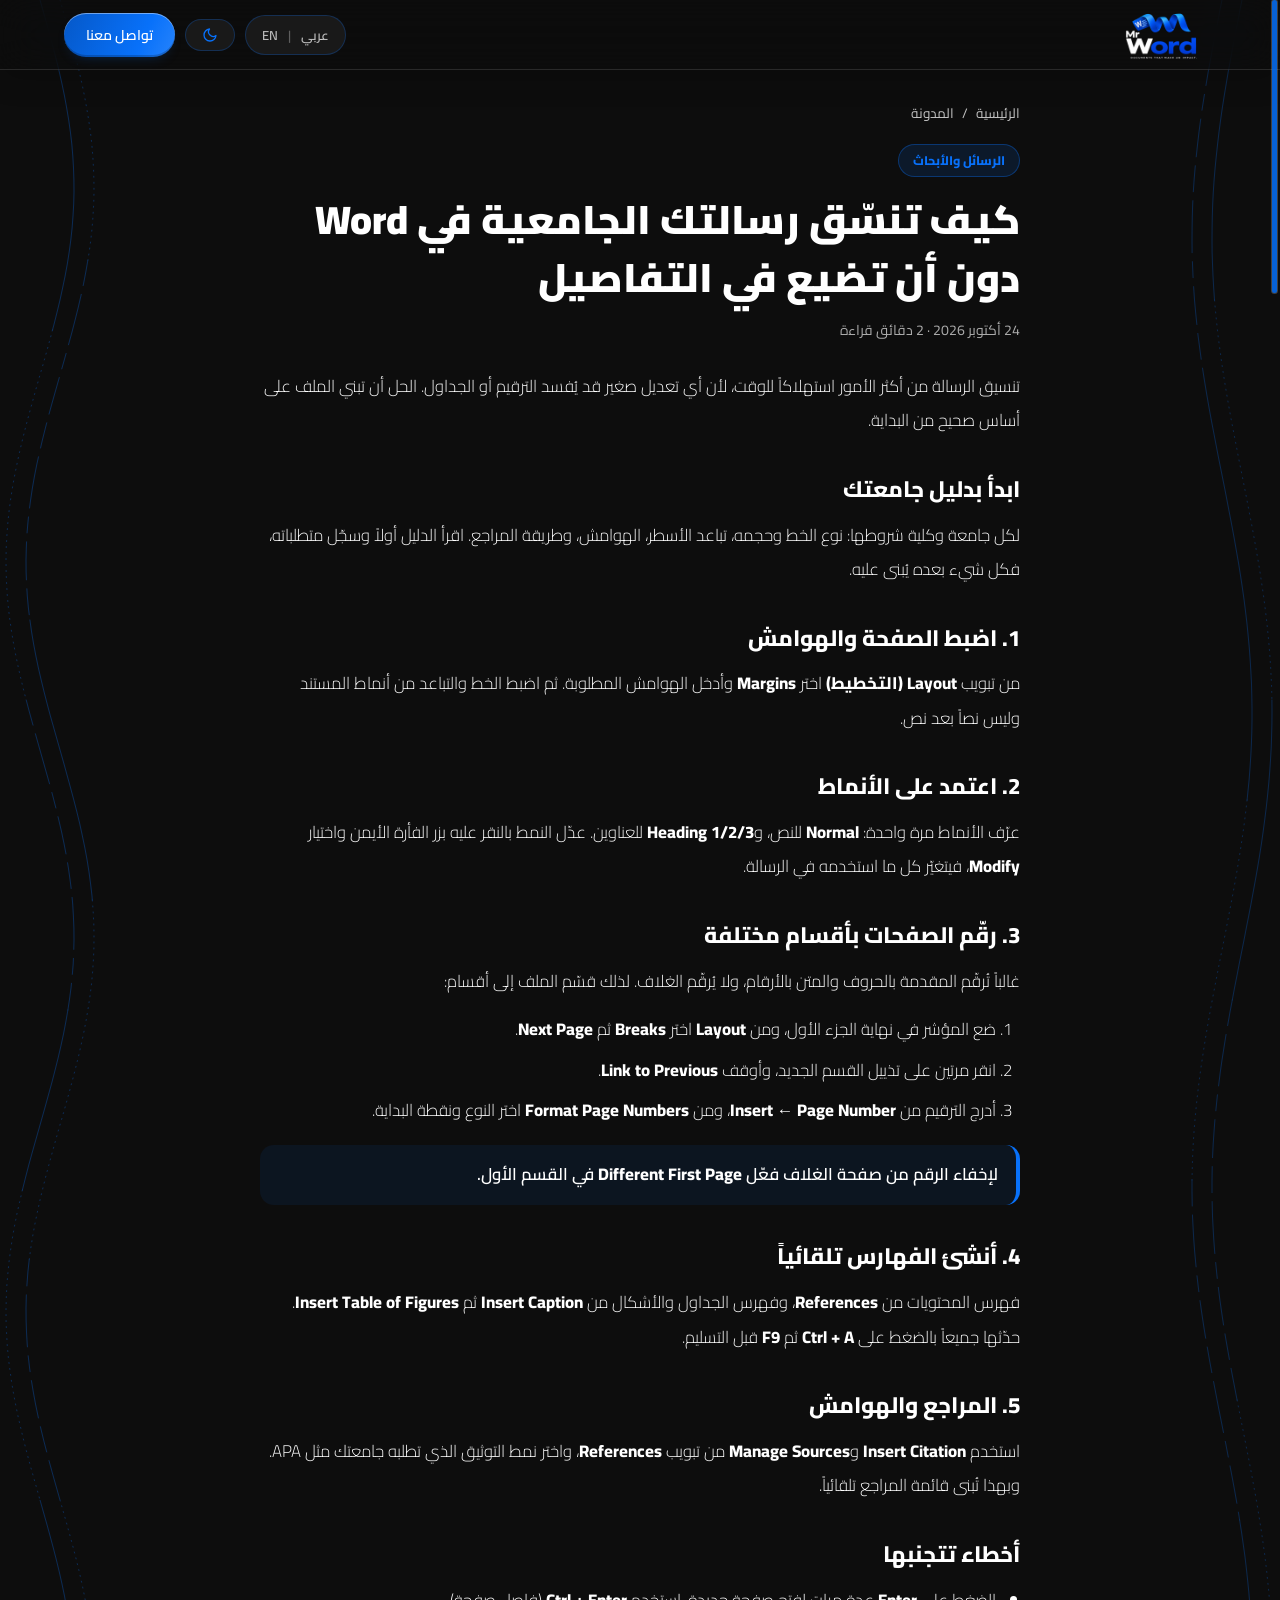
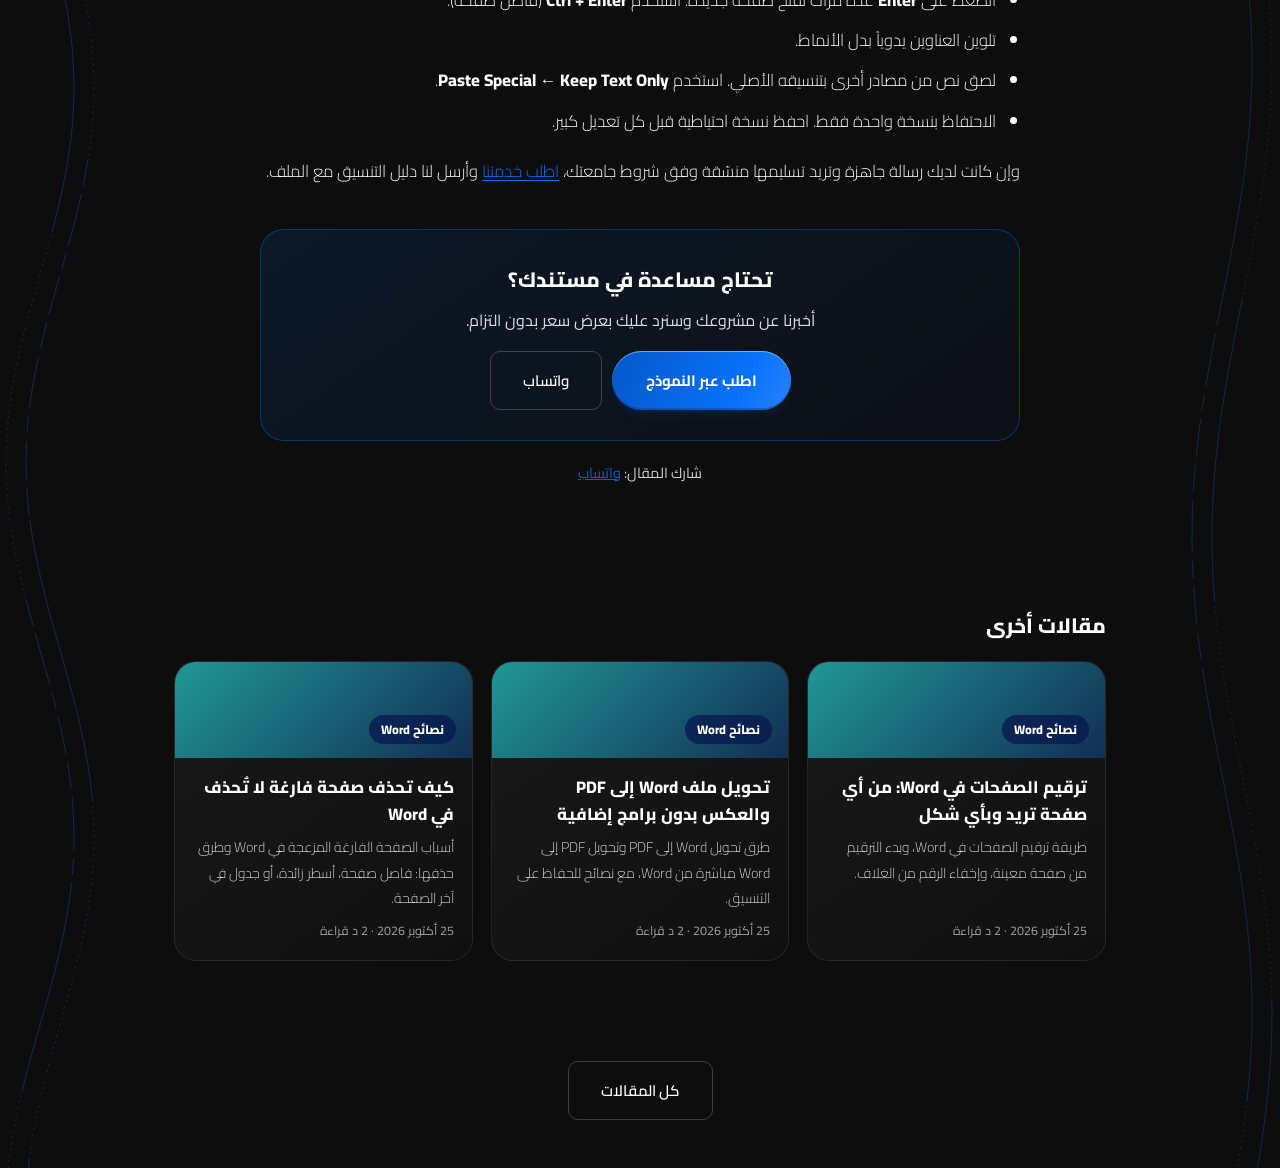
<file: blog/format-thesis-in-word.html>
<!doctype html>
<html lang="ar" dir="rtl">
  <head>
    <meta charset="UTF-8" />
    <base href="../" />
    <link rel="icon" type="image/png" sizes="32x32" href="image/logoo.png" />
    <link rel="shortcut icon" href="image/logoo.png" />
    <meta name="viewport" content="width=device-width, initial-scale=1.0" />
    <title>كيف تنسّق رسالتك الجامعية في Word دون أن تضيع في التفاصيل | Mr Word</title>
    <meta name="description" content="ترتيب عملي لتنسيق الرسائل والأبحاث: الأنماط والهوامش وترقيم الصفحات والمراجع، مع أخطاء تتجنبها." />
    <meta name="robots" content="index,follow,max-image-preview:large" />
    <link rel="canonical" href="https://mr-word.net/blog/format-thesis-in-word.html" />
    <meta name="theme-color" content="#0871FA" />
    <meta property="og:type" content="article" />
    <meta property="og:locale" content="ar_AR" />
    <meta property="og:site_name" content="Mr Word" />
    <meta property="og:title" content="كيف تنسّق رسالتك الجامعية في Word دون أن تضيع في التفاصيل | Mr Word" />
    <meta property="og:description" content="ترتيب عملي لتنسيق الرسائل والأبحاث: الأنماط والهوامش وترقيم الصفحات والمراجع، مع أخطاء تتجنبها." />
    <meta property="og:url" content="https://mr-word.net/blog/format-thesis-in-word.html" />
    <meta property="og:image" content="https://mr-word.net/image/og-cover.jpg" />
    <meta property="og:image:width" content="1200" />
    <meta property="og:image:height" content="630" />
    <meta property="article:published_time" content="2026-10-24" />
    <meta name="twitter:card" content="summary_large_image" />
    <meta name="twitter:title" content="كيف تنسّق رسالتك الجامعية في Word دون أن تضيع في التفاصيل | Mr Word" />
    <meta name="twitter:description" content="ترتيب عملي لتنسيق الرسائل والأبحاث: الأنماط والهوامش وترقيم الصفحات والمراجع، مع أخطاء تتجنبها." />
    <meta name="twitter:image" content="https://mr-word.net/image/og-cover.jpg" />
    <script type="application/ld+json">{"@context":"https://schema.org","@graph":[{"@type":"BlogPosting","@id":"https://mr-word.net/blog/format-thesis-in-word.html#article","mainEntityOfPage":"https://mr-word.net/blog/format-thesis-in-word.html","headline":"كيف تنسّق رسالتك الجامعية في Word دون أن تضيع في التفاصيل","description":"ترتيب عملي لتنسيق الرسائل والأبحاث: الأنماط والهوامش وترقيم الصفحات والمراجع، مع أخطاء تتجنبها.","inLanguage":"ar","datePublished":"2026-10-24","dateModified":"2026-10-24","image":"https://mr-word.net/image/og-cover.jpg","author":{"@type":"Organization","name":"Mr Word","url":"https://mr-word.net/"},"publisher":{"@id":"https://mr-word.net/#org"}},{"@type":"BreadcrumbList","itemListElement":[{"@type":"ListItem","position":1,"name":"الرئيسية","item":"https://mr-word.net/"},{"@type":"ListItem","position":2,"name":"المدونة","item":"https://mr-word.net/blog.html"},{"@type":"ListItem","position":3,"name":"كيف تنسّق رسالتك الجامعية في Word دون أن تضيع في التفاصيل","item":"https://mr-word.net/blog/format-thesis-in-word.html"}]}]}</script>
    <link rel="preconnect" href="https://fonts.googleapis.com" />
    <link rel="preconnect" href="https://fonts.gstatic.com" crossorigin />
    <link href="https://fonts.googleapis.com/css2?family=Cairo:wght@300;400;500;600;700;900&family=Tajawal:wght@300;400;500;700;900&display=swap" rel="stylesheet" />
    <link rel="stylesheet" href="style.css" />
  </head>
  <body>
    <script>
      (function () {
        try {
          var t = localStorage.getItem('theme'), l = localStorage.getItem('lang');
          if (t === 'light') document.body.classList.add('light-mode');
          if (l === 'en') { document.documentElement.lang = 'en'; document.documentElement.dir = 'ltr'; document.body.dir = 'ltr'; }
        } catch (e) {}
      })();
    </script>
    <nav id="navbar">
      <a href="index.html" class="nav-logo"><img src="image/logoo.png" alt="Mr Word" class="logo-img" /></a>
      <div style="display: flex; align-items: center; gap: 10px">
        <button class="lang-toggle" onclick="toggleLang()"><span class="lang-text lang-ar">عربي</span><span class="lang-sep">|</span><span class="lang-text lang-en">EN</span></button>
        <button class="theme-toggle" onclick="toggleTheme()" aria-label="Toggle theme"><span class="theme-icon"></span></button>
        <a href="https://wa.me/963935919037" target="_blank" class="nav-cta" data-translate="nav_cta">تواصل معنا</a>
      </div>
    </nav>
    <main class="bl-main">
      <article class="bl-art">
        <div class="bl-crumb" role="navigation" aria-label="مسار التنقل"><a href="index.html">الرئيسية</a><span>/</span><a href="blog.html">المدونة</a></div>
        <header class="bl-head"><span class="bl-tag">الرسائل والأبحاث</span><h1>كيف تنسّق رسالتك الجامعية في Word دون أن تضيع في التفاصيل</h1><p class="bl-meta">24 أكتوبر 2026 · 2 دقائق قراءة</p></header>
        <div class="bl-body">
<p>تنسيق الرسالة من أكثر الأمور استهلاكاً للوقت، لأن أي تعديل صغير قد يُفسد الترقيم أو الجداول. الحل أن تبني الملف على أساس صحيح من البداية.</p>
<h2>ابدأ بدليل جامعتك</h2>
<p>لكل جامعة وكلية شروطها: نوع الخط وحجمه، تباعد الأسطر، الهوامش، وطريقة المراجع. اقرأ الدليل أولاً وسجّل متطلباته، فكل شيء بعده يُبنى عليه.</p>
<h2>1. اضبط الصفحة والهوامش</h2>
<p>من تبويب <strong>Layout (التخطيط)</strong> اختر <strong>Margins</strong> وأدخل الهوامش المطلوبة. ثم اضبط الخط والتباعد من أنماط المستند وليس نصاً بعد نص.</p>
<h2>2. اعتمد على الأنماط</h2>
<p>عرّف الأنماط مرة واحدة: <strong>Normal</strong> للنص، و<strong>Heading 1/2/3</strong> للعناوين. عدّل النمط بالنقر عليه بزر الفأرة الأيمن واختيار <strong>Modify</strong>، فيتغيّر كل ما استخدمه في الرسالة.</p>
<h2>3. رقّم الصفحات بأقسام مختلفة</h2>
<p>غالباً تُرقّم المقدمة بالحروف والمتن بالأرقام، ولا يُرقّم الغلاف. لذلك قسّم الملف إلى أقسام:</p>
<ol><li>ضع المؤشر في نهاية الجزء الأول، ومن <strong>Layout</strong> اختر <strong>Breaks</strong> ثم <strong>Next Page</strong>.</li><li>انقر مرتين على تذييل القسم الجديد، وأوقف <strong>Link to Previous</strong>.</li><li>أدرج الترقيم من <strong>Insert ← Page Number</strong>، ومن <strong>Format Page Numbers</strong> اختر النوع ونقطة البداية.</li></ol>
<blockquote>لإخفاء الرقم من صفحة الغلاف فعّل <strong>Different First Page</strong> في القسم الأول.</blockquote>
<h2>4. أنشئ الفهارس تلقائياً</h2>
<p>فهرس المحتويات من <strong>References</strong>، وفهرس الجداول والأشكال من <strong>Insert Caption</strong> ثم <strong>Insert Table of Figures</strong>. حدّثها جميعاً بالضغط على <strong>Ctrl + A</strong> ثم <strong>F9</strong> قبل التسليم.</p>
<h2>5. المراجع والهوامش</h2>
<p>استخدم <strong>Insert Citation</strong> و<strong>Manage Sources</strong> من تبويب <strong>References</strong>، واختر نمط التوثيق الذي تطلبه جامعتك مثل APA. وبهذا تُبنى قائمة المراجع تلقائياً.</p>
<h2>أخطاء تتجنبها</h2>
<ul><li>الضغط على <strong>Enter</strong> عدة مرات لفتح صفحة جديدة. استخدم <strong>Ctrl + Enter</strong> (فاصل صفحة).</li><li>تلوين العناوين يدوياً بدل الأنماط.</li><li>لصق نص من مصادر أخرى بتنسيقه الأصلي. استخدم <strong>Paste Special ← Keep Text Only</strong>.</li><li>الاحتفاظ بنسخة واحدة فقط. احفظ نسخة احتياطية قبل كل تعديل كبير.</li></ul>
<p>وإن كانت لديك رسالة جاهزة وتريد تسليمها منسّقة وفق شروط جامعتك، <a href="index.html#request">اطلب خدمتنا</a> وأرسل لنا دليل التنسيق مع الملف.</p>
        </div>
        <aside class="bl-cta"><h2>تحتاج مساعدة في مستندك؟</h2><p>أخبرنا عن مشروعك وسنرد عليك بعرض سعر بدون التزام.</p><div class="bl-cta-b"><a class="btn-primary" href="index.html#request">اطلب عبر النموذج</a><a class="btn-outline" href="https://wa.me/963935919037" target="_blank" rel="noopener">واتساب</a></div></aside>
        <p class="bl-share">شارك المقال: <a href="https://wa.me/?text=%D9%83%D9%8A%D9%81%20%D8%AA%D9%86%D8%B3%D9%91%D9%82%20%D8%B1%D8%B3%D8%A7%D9%84%D8%AA%D9%83%20%D8%A7%D9%84%D8%AC%D8%A7%D9%85%D8%B9%D9%8A%D8%A9%20%D9%81%D9%8A%20Word%20%D8%AF%D9%88%D9%86%20%D8%A3%D9%86%20%D8%AA%D8%B6%D9%8A%D8%B9%20%D9%81%D9%8A%20%D8%A7%D9%84%D8%AA%D9%81%D8%A7%D8%B5%D9%8A%D9%84%0Ahttps%3A%2F%2Fmr-word.net%2Fblog%2Fformat-thesis-in-word.html" target="_blank" rel="noopener">واتساب</a></p>
      </article>
      <section class="bl-more"><h2>مقالات أخرى</h2><div class="bl-grid"><a class="bl-card" href="blog/page-numbers-in-word.html" data-cat="نصائح Word"><span class="bl-cov" style="--h:179"><span>نصائح Word</span></span><span class="bl-cb"><b class="bl-ct">ترقيم الصفحات في Word: من أي صفحة تريد وبأي شكل</b><span class="bl-cd">طريقة ترقيم الصفحات في Word، وبدء الترقيم من صفحة معينة، وإخفاء الرقم من الغلاف.</span><span class="bl-cm">25 أكتوبر 2026 · 2 د قراءة</span></span></a><a class="bl-card" href="blog/convert-word-to-pdf.html" data-cat="نصائح Word"><span class="bl-cov" style="--h:179"><span>نصائح Word</span></span><span class="bl-cb"><b class="bl-ct">تحويل ملف Word إلى PDF والعكس بدون برامج إضافية</b><span class="bl-cd">طرق تحويل Word إلى PDF وتحويل PDF إلى Word مباشرة من Word، مع نصائح للحفاظ على التنسيق.</span><span class="bl-cm">25 أكتوبر 2026 · 2 د قراءة</span></span></a><a class="bl-card" href="blog/delete-blank-page-in-word.html" data-cat="نصائح Word"><span class="bl-cov" style="--h:179"><span>نصائح Word</span></span><span class="bl-cb"><b class="bl-ct">كيف تحذف صفحة فارغة لا تُحذف في Word</b><span class="bl-cd">أسباب الصفحة الفارغة المزعجة في Word وطرق حذفها: فاصل صفحة، أسطر زائدة، أو جدول في آخر الصفحة.</span><span class="bl-cm">25 أكتوبر 2026 · 2 د قراءة</span></span></a></div></section>
      <p class="bl-back"><a class="btn-outline" href="blog.html">كل المقالات</a></p>
    </main>
    <script src="main.js"></script>
    <script src="scrollbar.js"></script>
  </body>
</html>
</file>
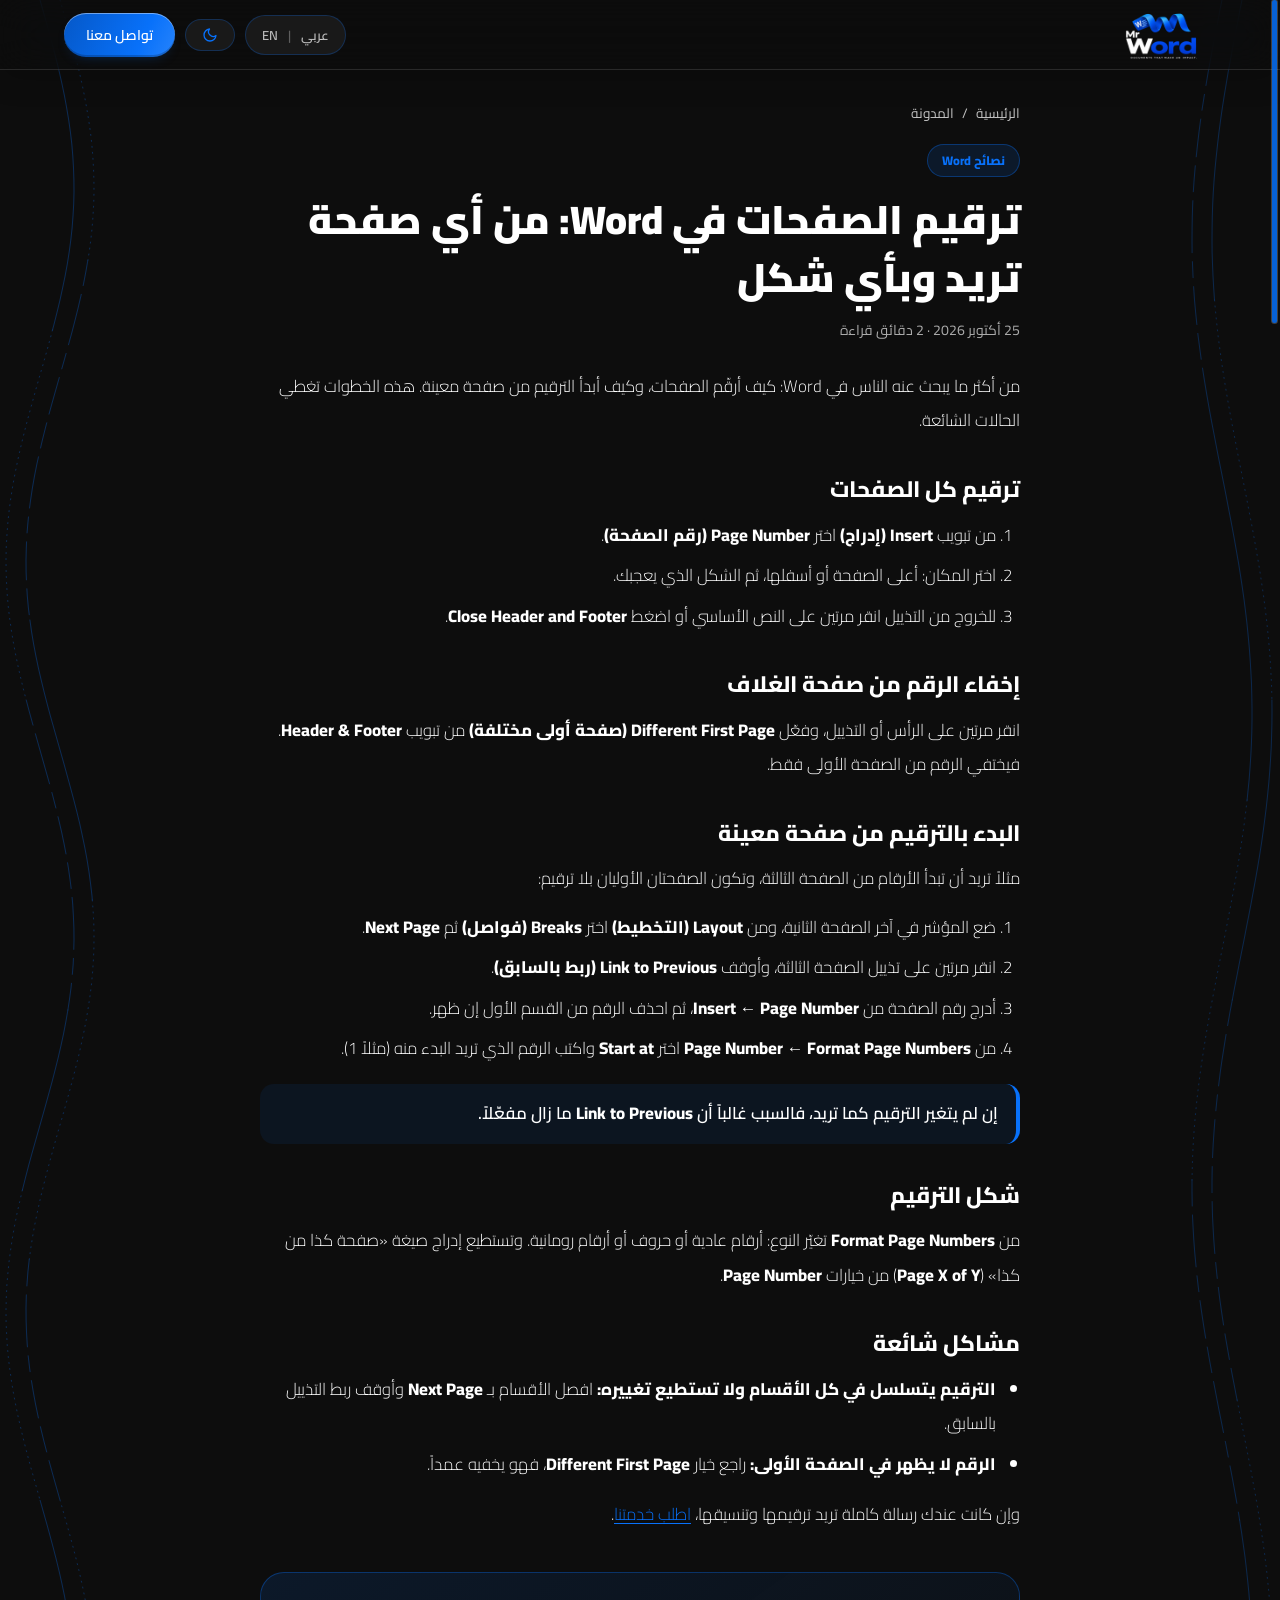
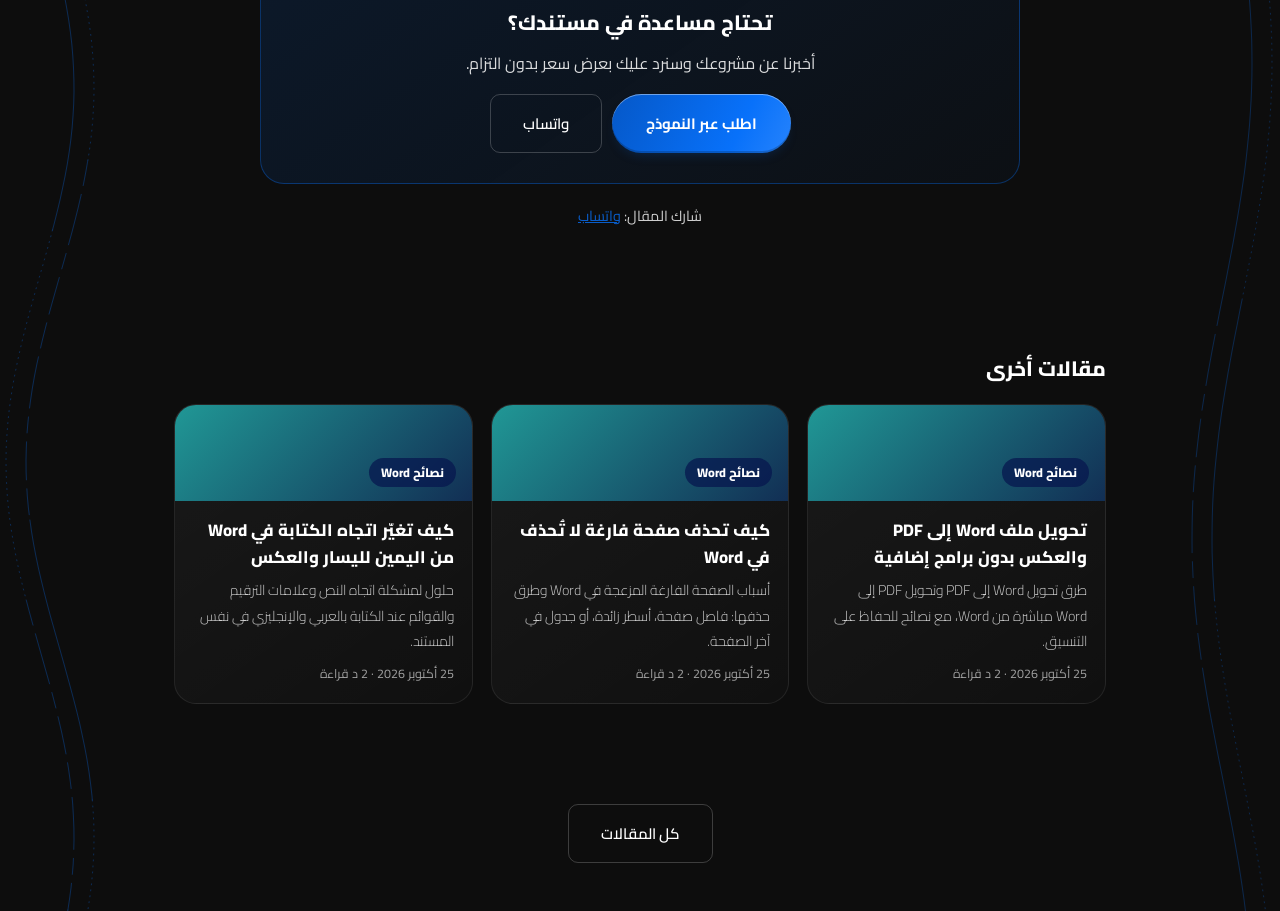
<file: blog/page-numbers-in-word.html>
<!doctype html>
<html lang="ar" dir="rtl">
  <head>
    <meta charset="UTF-8" />
    <base href="../" />
    <link rel="icon" type="image/png" sizes="32x32" href="image/logoo.png" />
    <link rel="shortcut icon" href="image/logoo.png" />
    <meta name="viewport" content="width=device-width, initial-scale=1.0" />
    <title>ترقيم الصفحات في Word: من أي صفحة تريد وبأي شكل | Mr Word</title>
    <meta name="description" content="طريقة ترقيم الصفحات في Word، وبدء الترقيم من صفحة معينة، وإخفاء الرقم من الغلاف." />
    <meta name="robots" content="index,follow,max-image-preview:large" />
    <link rel="canonical" href="https://mr-word.net/blog/page-numbers-in-word.html" />
    <meta name="theme-color" content="#0871FA" />
    <meta property="og:type" content="article" />
    <meta property="og:locale" content="ar_AR" />
    <meta property="og:site_name" content="Mr Word" />
    <meta property="og:title" content="ترقيم الصفحات في Word: من أي صفحة تريد وبأي شكل | Mr Word" />
    <meta property="og:description" content="طريقة ترقيم الصفحات في Word، وبدء الترقيم من صفحة معينة، وإخفاء الرقم من الغلاف." />
    <meta property="og:url" content="https://mr-word.net/blog/page-numbers-in-word.html" />
    <meta property="og:image" content="https://mr-word.net/image/og-cover.jpg" />
    <meta property="og:image:width" content="1200" />
    <meta property="og:image:height" content="630" />
    <meta property="article:published_time" content="2026-10-25" />
    <meta name="twitter:card" content="summary_large_image" />
    <meta name="twitter:title" content="ترقيم الصفحات في Word: من أي صفحة تريد وبأي شكل | Mr Word" />
    <meta name="twitter:description" content="طريقة ترقيم الصفحات في Word، وبدء الترقيم من صفحة معينة، وإخفاء الرقم من الغلاف." />
    <meta name="twitter:image" content="https://mr-word.net/image/og-cover.jpg" />
    <script type="application/ld+json">{"@context":"https://schema.org","@graph":[{"@type":"BlogPosting","@id":"https://mr-word.net/blog/page-numbers-in-word.html#article","mainEntityOfPage":"https://mr-word.net/blog/page-numbers-in-word.html","headline":"ترقيم الصفحات في Word: من أي صفحة تريد وبأي شكل","description":"طريقة ترقيم الصفحات في Word، وبدء الترقيم من صفحة معينة، وإخفاء الرقم من الغلاف.","inLanguage":"ar","datePublished":"2026-10-25","dateModified":"2026-10-25","image":"https://mr-word.net/image/og-cover.jpg","author":{"@type":"Organization","name":"Mr Word","url":"https://mr-word.net/"},"publisher":{"@id":"https://mr-word.net/#org"}},{"@type":"BreadcrumbList","itemListElement":[{"@type":"ListItem","position":1,"name":"الرئيسية","item":"https://mr-word.net/"},{"@type":"ListItem","position":2,"name":"المدونة","item":"https://mr-word.net/blog.html"},{"@type":"ListItem","position":3,"name":"ترقيم الصفحات في Word: من أي صفحة تريد وبأي شكل","item":"https://mr-word.net/blog/page-numbers-in-word.html"}]}]}</script>
    <link rel="preconnect" href="https://fonts.googleapis.com" />
    <link rel="preconnect" href="https://fonts.gstatic.com" crossorigin />
    <link href="https://fonts.googleapis.com/css2?family=Cairo:wght@300;400;500;600;700;900&family=Tajawal:wght@300;400;500;700;900&display=swap" rel="stylesheet" />
    <link rel="stylesheet" href="style.css" />
  </head>
  <body>
    <script>
      (function () {
        try {
          var t = localStorage.getItem('theme'), l = localStorage.getItem('lang');
          if (t === 'light') document.body.classList.add('light-mode');
          if (l === 'en') { document.documentElement.lang = 'en'; document.documentElement.dir = 'ltr'; document.body.dir = 'ltr'; }
        } catch (e) {}
      })();
    </script>
    <nav id="navbar">
      <a href="index.html" class="nav-logo"><img src="image/logoo.png" alt="Mr Word" class="logo-img" /></a>
      <div style="display: flex; align-items: center; gap: 10px">
        <button class="lang-toggle" onclick="toggleLang()"><span class="lang-text lang-ar">عربي</span><span class="lang-sep">|</span><span class="lang-text lang-en">EN</span></button>
        <button class="theme-toggle" onclick="toggleTheme()" aria-label="Toggle theme"><span class="theme-icon"></span></button>
        <a href="https://wa.me/963935919037" target="_blank" class="nav-cta" data-translate="nav_cta">تواصل معنا</a>
      </div>
    </nav>
    <main class="bl-main">
      <article class="bl-art">
        <div class="bl-crumb" role="navigation" aria-label="مسار التنقل"><a href="index.html">الرئيسية</a><span>/</span><a href="blog.html">المدونة</a></div>
        <header class="bl-head"><span class="bl-tag">نصائح Word</span><h1>ترقيم الصفحات في Word: من أي صفحة تريد وبأي شكل</h1><p class="bl-meta">25 أكتوبر 2026 · 2 دقائق قراءة</p></header>
        <div class="bl-body">
<p>من أكثر ما يبحث عنه الناس في Word: كيف أرقّم الصفحات، وكيف أبدأ الترقيم من صفحة معينة. هذه الخطوات تغطي الحالات الشائعة.</p>
<h2>ترقيم كل الصفحات</h2>
<ol><li>من تبويب <strong>Insert (إدراج)</strong> اختر <strong>Page Number (رقم الصفحة)</strong>.</li><li>اختر المكان: أعلى الصفحة أو أسفلها، ثم الشكل الذي يعجبك.</li><li>للخروج من التذييل انقر مرتين على النص الأساسي أو اضغط <strong>Close Header and Footer</strong>.</li></ol>
<h2>إخفاء الرقم من صفحة الغلاف</h2>
<p>انقر مرتين على الرأس أو التذييل، وفعّل <strong>Different First Page (صفحة أولى مختلفة)</strong> من تبويب <strong>Header &amp; Footer</strong>. فيختفي الرقم من الصفحة الأولى فقط.</p>
<h2>البدء بالترقيم من صفحة معينة</h2>
<p>مثلاً تريد أن تبدأ الأرقام من الصفحة الثالثة، وتكون الصفحتان الأوليان بلا ترقيم:</p>
<ol><li>ضع المؤشر في آخر الصفحة الثانية، ومن <strong>Layout (التخطيط)</strong> اختر <strong>Breaks (فواصل)</strong> ثم <strong>Next Page</strong>.</li><li>انقر مرتين على تذييل الصفحة الثالثة، وأوقف <strong>Link to Previous (ربط بالسابق)</strong>.</li><li>أدرج رقم الصفحة من <strong>Insert ← Page Number</strong>، ثم احذف الرقم من القسم الأول إن ظهر.</li><li>من <strong>Page Number ← Format Page Numbers</strong> اختر <strong>Start at</strong> واكتب الرقم الذي تريد البدء منه (مثلاً 1).</li></ol>
<blockquote>إن لم يتغير الترقيم كما تريد، فالسبب غالباً أن <strong>Link to Previous</strong> ما زال مفعّلاً.</blockquote>
<h2>شكل الترقيم</h2>
<p>من <strong>Format Page Numbers</strong> تغيّر النوع: أرقام عادية أو حروف أو أرقام رومانية. وتستطيع إدراج صيغة «صفحة كذا من كذا» (<strong>Page X of Y</strong>) من خيارات <strong>Page Number</strong>.</p>
<h2>مشاكل شائعة</h2>
<ul><li><strong>الترقيم يتسلسل في كل الأقسام ولا تستطيع تغييره:</strong> افصل الأقسام بـ <strong>Next Page</strong> وأوقف ربط التذييل بالسابق.</li><li><strong>الرقم لا يظهر في الصفحة الأولى:</strong> راجع خيار <strong>Different First Page</strong>، فهو يخفيه عمداً.</li></ul>
<p>وإن كانت عندك رسالة كاملة تريد ترقيمها وتنسيقها، <a href="index.html#request">اطلب خدمتنا</a>.</p>
        </div>
        <aside class="bl-cta"><h2>تحتاج مساعدة في مستندك؟</h2><p>أخبرنا عن مشروعك وسنرد عليك بعرض سعر بدون التزام.</p><div class="bl-cta-b"><a class="btn-primary" href="index.html#request">اطلب عبر النموذج</a><a class="btn-outline" href="https://wa.me/963935919037" target="_blank" rel="noopener">واتساب</a></div></aside>
        <p class="bl-share">شارك المقال: <a href="https://wa.me/?text=%D8%AA%D8%B1%D9%82%D9%8A%D9%85%20%D8%A7%D9%84%D8%B5%D9%81%D8%AD%D8%A7%D8%AA%20%D9%81%D9%8A%20Word%3A%20%D9%85%D9%86%20%D8%A3%D9%8A%20%D8%B5%D9%81%D8%AD%D8%A9%20%D8%AA%D8%B1%D9%8A%D8%AF%20%D9%88%D8%A8%D8%A3%D9%8A%20%D8%B4%D9%83%D9%84%0Ahttps%3A%2F%2Fmr-word.net%2Fblog%2Fpage-numbers-in-word.html" target="_blank" rel="noopener">واتساب</a></p>
      </article>
      <section class="bl-more"><h2>مقالات أخرى</h2><div class="bl-grid"><a class="bl-card" href="blog/convert-word-to-pdf.html" data-cat="نصائح Word"><span class="bl-cov" style="--h:179"><span>نصائح Word</span></span><span class="bl-cb"><b class="bl-ct">تحويل ملف Word إلى PDF والعكس بدون برامج إضافية</b><span class="bl-cd">طرق تحويل Word إلى PDF وتحويل PDF إلى Word مباشرة من Word، مع نصائح للحفاظ على التنسيق.</span><span class="bl-cm">25 أكتوبر 2026 · 2 د قراءة</span></span></a><a class="bl-card" href="blog/delete-blank-page-in-word.html" data-cat="نصائح Word"><span class="bl-cov" style="--h:179"><span>نصائح Word</span></span><span class="bl-cb"><b class="bl-ct">كيف تحذف صفحة فارغة لا تُحذف في Word</b><span class="bl-cd">أسباب الصفحة الفارغة المزعجة في Word وطرق حذفها: فاصل صفحة، أسطر زائدة، أو جدول في آخر الصفحة.</span><span class="bl-cm">25 أكتوبر 2026 · 2 د قراءة</span></span></a><a class="bl-card" href="blog/rtl-ltr-text-direction-word.html" data-cat="نصائح Word"><span class="bl-cov" style="--h:179"><span>نصائح Word</span></span><span class="bl-cb"><b class="bl-ct">كيف تغيّر اتجاه الكتابة في Word من اليمين لليسار والعكس</b><span class="bl-cd">حلول لمشكلة اتجاه النص وعلامات الترقيم والقوائم عند الكتابة بالعربي والإنجليزي في نفس المستند.</span><span class="bl-cm">25 أكتوبر 2026 · 2 د قراءة</span></span></a></div></section>
      <p class="bl-back"><a class="btn-outline" href="blog.html">كل المقالات</a></p>
    </main>
    <script src="main.js"></script>
    <script src="scrollbar.js"></script>
  </body>
</html>
</file>
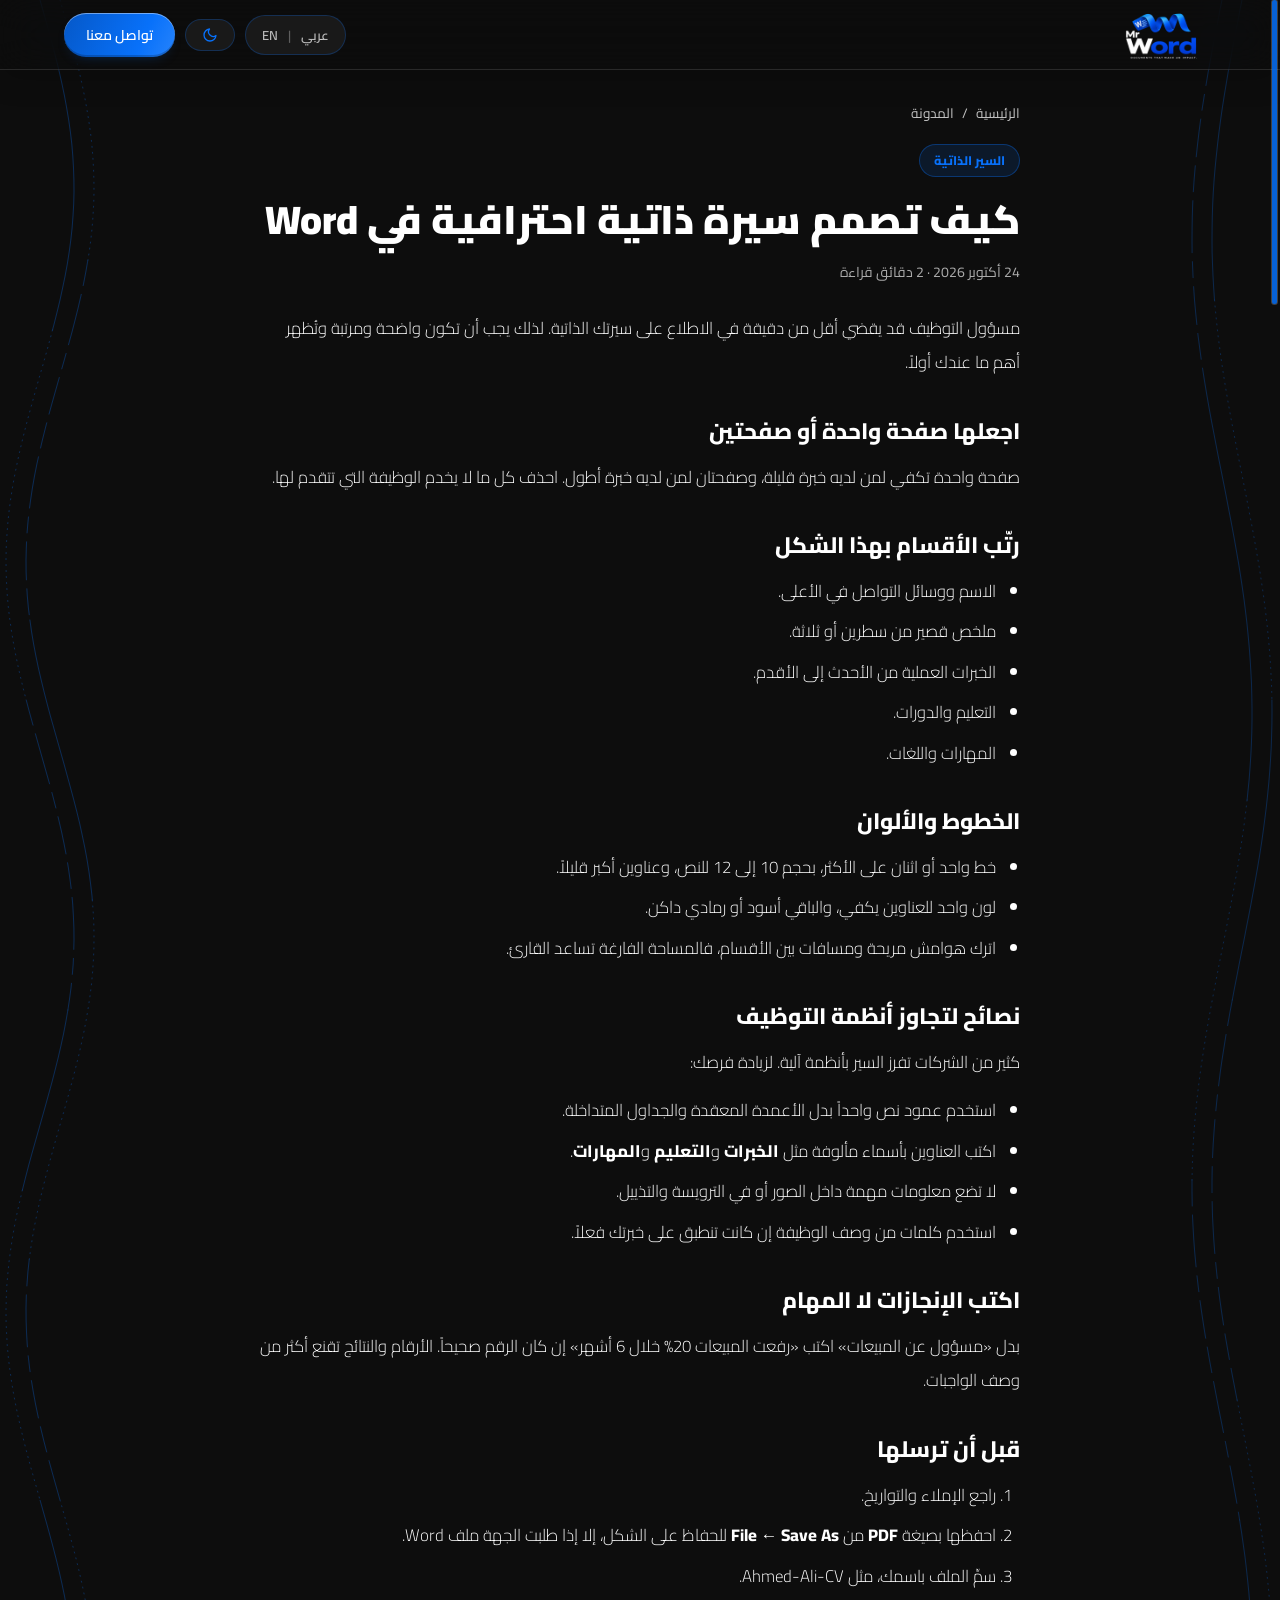
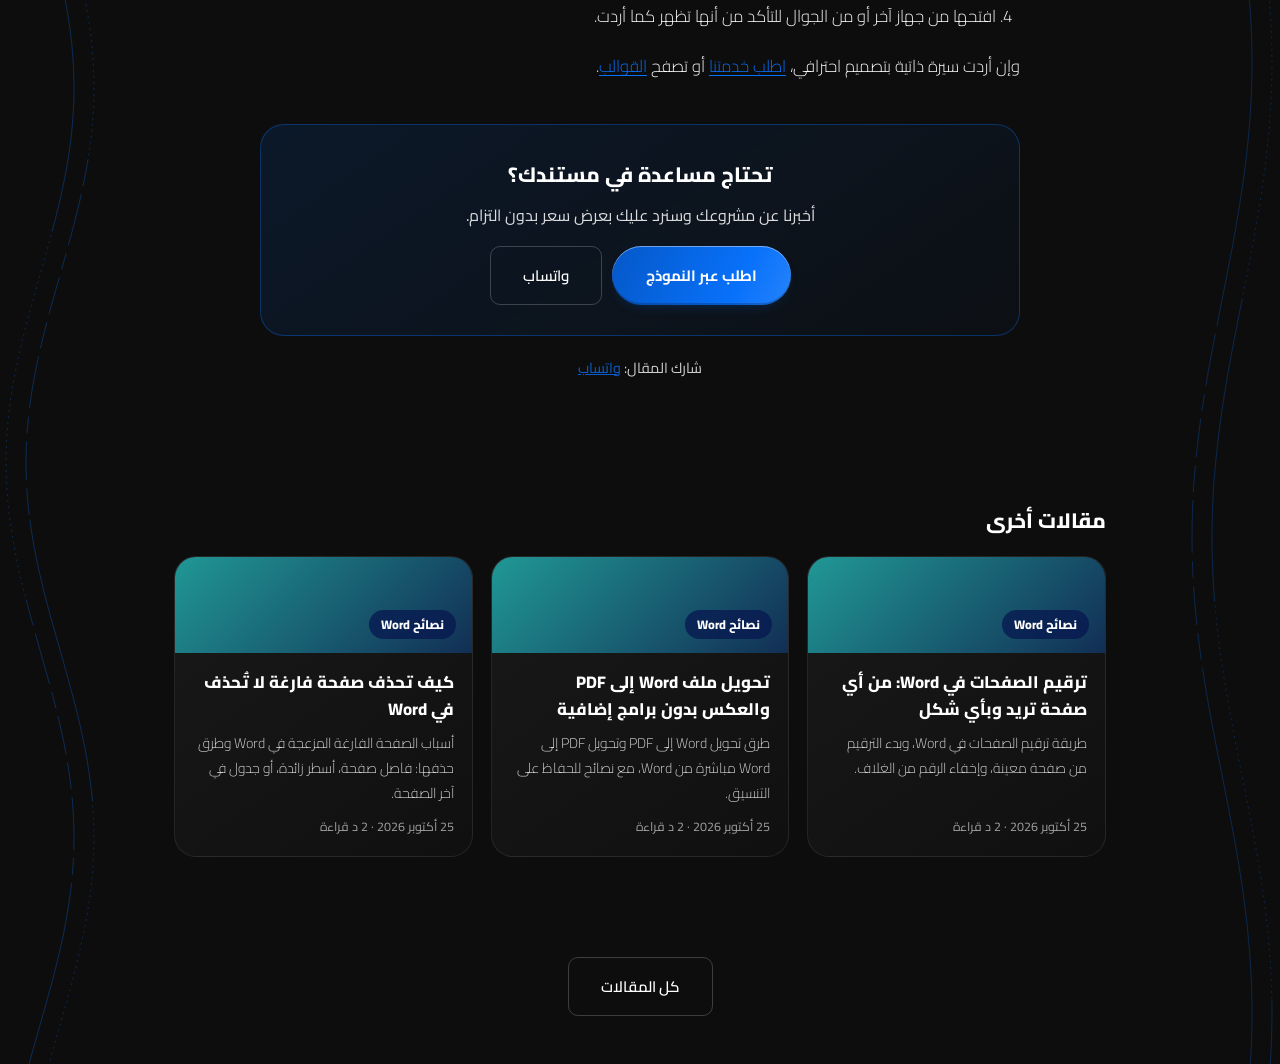
<file: blog/professional-cv-in-word.html>
<!doctype html>
<html lang="ar" dir="rtl">
  <head>
    <meta charset="UTF-8" />
    <base href="../" />
    <link rel="icon" type="image/png" sizes="32x32" href="image/logoo.png" />
    <link rel="shortcut icon" href="image/logoo.png" />
    <meta name="viewport" content="width=device-width, initial-scale=1.0" />
    <title>كيف تصمم سيرة ذاتية احترافية في Word | Mr Word</title>
    <meta name="description" content="قواعد بسيطة لسيرة ذاتية واضحة تجتاز أنظمة التوظيف وتلفت انتباه المسؤول عن التوظيف." />
    <meta name="robots" content="index,follow,max-image-preview:large" />
    <link rel="canonical" href="https://mr-word.net/blog/professional-cv-in-word.html" />
    <meta name="theme-color" content="#0871FA" />
    <meta property="og:type" content="article" />
    <meta property="og:locale" content="ar_AR" />
    <meta property="og:site_name" content="Mr Word" />
    <meta property="og:title" content="كيف تصمم سيرة ذاتية احترافية في Word | Mr Word" />
    <meta property="og:description" content="قواعد بسيطة لسيرة ذاتية واضحة تجتاز أنظمة التوظيف وتلفت انتباه المسؤول عن التوظيف." />
    <meta property="og:url" content="https://mr-word.net/blog/professional-cv-in-word.html" />
    <meta property="og:image" content="https://mr-word.net/image/og-cover.jpg" />
    <meta property="og:image:width" content="1200" />
    <meta property="og:image:height" content="630" />
    <meta property="article:published_time" content="2026-10-24" />
    <meta name="twitter:card" content="summary_large_image" />
    <meta name="twitter:title" content="كيف تصمم سيرة ذاتية احترافية في Word | Mr Word" />
    <meta name="twitter:description" content="قواعد بسيطة لسيرة ذاتية واضحة تجتاز أنظمة التوظيف وتلفت انتباه المسؤول عن التوظيف." />
    <meta name="twitter:image" content="https://mr-word.net/image/og-cover.jpg" />
    <script type="application/ld+json">{"@context":"https://schema.org","@graph":[{"@type":"BlogPosting","@id":"https://mr-word.net/blog/professional-cv-in-word.html#article","mainEntityOfPage":"https://mr-word.net/blog/professional-cv-in-word.html","headline":"كيف تصمم سيرة ذاتية احترافية في Word","description":"قواعد بسيطة لسيرة ذاتية واضحة تجتاز أنظمة التوظيف وتلفت انتباه المسؤول عن التوظيف.","inLanguage":"ar","datePublished":"2026-10-24","dateModified":"2026-10-24","image":"https://mr-word.net/image/og-cover.jpg","author":{"@type":"Organization","name":"Mr Word","url":"https://mr-word.net/"},"publisher":{"@id":"https://mr-word.net/#org"}},{"@type":"BreadcrumbList","itemListElement":[{"@type":"ListItem","position":1,"name":"الرئيسية","item":"https://mr-word.net/"},{"@type":"ListItem","position":2,"name":"المدونة","item":"https://mr-word.net/blog.html"},{"@type":"ListItem","position":3,"name":"كيف تصمم سيرة ذاتية احترافية في Word","item":"https://mr-word.net/blog/professional-cv-in-word.html"}]}]}</script>
    <link rel="preconnect" href="https://fonts.googleapis.com" />
    <link rel="preconnect" href="https://fonts.gstatic.com" crossorigin />
    <link href="https://fonts.googleapis.com/css2?family=Cairo:wght@300;400;500;600;700;900&family=Tajawal:wght@300;400;500;700;900&display=swap" rel="stylesheet" />
    <link rel="stylesheet" href="style.css" />
  </head>
  <body>
    <script>
      (function () {
        try {
          var t = localStorage.getItem('theme'), l = localStorage.getItem('lang');
          if (t === 'light') document.body.classList.add('light-mode');
          if (l === 'en') { document.documentElement.lang = 'en'; document.documentElement.dir = 'ltr'; document.body.dir = 'ltr'; }
        } catch (e) {}
      })();
    </script>
    <nav id="navbar">
      <a href="index.html" class="nav-logo"><img src="image/logoo.png" alt="Mr Word" class="logo-img" /></a>
      <div style="display: flex; align-items: center; gap: 10px">
        <button class="lang-toggle" onclick="toggleLang()"><span class="lang-text lang-ar">عربي</span><span class="lang-sep">|</span><span class="lang-text lang-en">EN</span></button>
        <button class="theme-toggle" onclick="toggleTheme()" aria-label="Toggle theme"><span class="theme-icon"></span></button>
        <a href="https://wa.me/963935919037" target="_blank" class="nav-cta" data-translate="nav_cta">تواصل معنا</a>
      </div>
    </nav>
    <main class="bl-main">
      <article class="bl-art">
        <div class="bl-crumb" role="navigation" aria-label="مسار التنقل"><a href="index.html">الرئيسية</a><span>/</span><a href="blog.html">المدونة</a></div>
        <header class="bl-head"><span class="bl-tag">السير الذاتية</span><h1>كيف تصمم سيرة ذاتية احترافية في Word</h1><p class="bl-meta">24 أكتوبر 2026 · 2 دقائق قراءة</p></header>
        <div class="bl-body">
<p>مسؤول التوظيف قد يقضي أقل من دقيقة في الاطلاع على سيرتك الذاتية. لذلك يجب أن تكون واضحة ومرتبة وتُظهر أهم ما عندك أولاً.</p>
<h2>اجعلها صفحة واحدة أو صفحتين</h2>
<p>صفحة واحدة تكفي لمن لديه خبرة قليلة، وصفحتان لمن لديه خبرة أطول. احذف كل ما لا يخدم الوظيفة التي تتقدم لها.</p>
<h2>رتّب الأقسام بهذا الشكل</h2>
<ul><li>الاسم ووسائل التواصل في الأعلى.</li><li>ملخص قصير من سطرين أو ثلاثة.</li><li>الخبرات العملية من الأحدث إلى الأقدم.</li><li>التعليم والدورات.</li><li>المهارات واللغات.</li></ul>
<h2>الخطوط والألوان</h2>
<ul><li>خط واحد أو اثنان على الأكثر، بحجم 10 إلى 12 للنص، وعناوين أكبر قليلاً.</li><li>لون واحد للعناوين يكفي، والباقي أسود أو رمادي داكن.</li><li>اترك هوامش مريحة ومسافات بين الأقسام، فالمساحة الفارغة تساعد القارئ.</li></ul>
<h2>نصائح لتجاوز أنظمة التوظيف</h2>
<p>كثير من الشركات تفرز السير بأنظمة آلية. لزيادة فرصك:</p>
<ul><li>استخدم عمود نص واحداً بدل الأعمدة المعقدة والجداول المتداخلة.</li><li>اكتب العناوين بأسماء مألوفة مثل <strong>الخبرات</strong> و<strong>التعليم</strong> و<strong>المهارات</strong>.</li><li>لا تضع معلومات مهمة داخل الصور أو في الترويسة والتذييل.</li><li>استخدم كلمات من وصف الوظيفة إن كانت تنطبق على خبرتك فعلاً.</li></ul>
<h2>اكتب الإنجازات لا المهام</h2>
<p>بدل «مسؤول عن المبيعات» اكتب «رفعت المبيعات 20% خلال 6 أشهر» إن كان الرقم صحيحاً. الأرقام والنتائج تقنع أكثر من وصف الواجبات.</p>
<h2>قبل أن ترسلها</h2>
<ol><li>راجع الإملاء والتواريخ.</li><li>احفظها بصيغة <strong>PDF</strong> من <strong>File ← Save As</strong> للحفاظ على الشكل، إلا إذا طلبت الجهة ملف Word.</li><li>سمِّ الملف باسمك، مثل Ahmed-Ali-CV.</li><li>افتحها من جهاز آخر أو من الجوال للتأكد من أنها تظهر كما أردت.</li></ol>
<p>وإن أردت سيرة ذاتية بتصميم احترافي، <a href="index.html#request">اطلب خدمتنا</a> أو تصفح <a href="templates.html">القوالب</a>.</p>
        </div>
        <aside class="bl-cta"><h2>تحتاج مساعدة في مستندك؟</h2><p>أخبرنا عن مشروعك وسنرد عليك بعرض سعر بدون التزام.</p><div class="bl-cta-b"><a class="btn-primary" href="index.html#request">اطلب عبر النموذج</a><a class="btn-outline" href="https://wa.me/963935919037" target="_blank" rel="noopener">واتساب</a></div></aside>
        <p class="bl-share">شارك المقال: <a href="https://wa.me/?text=%D9%83%D9%8A%D9%81%20%D8%AA%D8%B5%D9%85%D9%85%20%D8%B3%D9%8A%D8%B1%D8%A9%20%D8%B0%D8%A7%D8%AA%D9%8A%D8%A9%20%D8%A7%D8%AD%D8%AA%D8%B1%D8%A7%D9%81%D9%8A%D8%A9%20%D9%81%D9%8A%20Word%0Ahttps%3A%2F%2Fmr-word.net%2Fblog%2Fprofessional-cv-in-word.html" target="_blank" rel="noopener">واتساب</a></p>
      </article>
      <section class="bl-more"><h2>مقالات أخرى</h2><div class="bl-grid"><a class="bl-card" href="blog/page-numbers-in-word.html" data-cat="نصائح Word"><span class="bl-cov" style="--h:179"><span>نصائح Word</span></span><span class="bl-cb"><b class="bl-ct">ترقيم الصفحات في Word: من أي صفحة تريد وبأي شكل</b><span class="bl-cd">طريقة ترقيم الصفحات في Word، وبدء الترقيم من صفحة معينة، وإخفاء الرقم من الغلاف.</span><span class="bl-cm">25 أكتوبر 2026 · 2 د قراءة</span></span></a><a class="bl-card" href="blog/convert-word-to-pdf.html" data-cat="نصائح Word"><span class="bl-cov" style="--h:179"><span>نصائح Word</span></span><span class="bl-cb"><b class="bl-ct">تحويل ملف Word إلى PDF والعكس بدون برامج إضافية</b><span class="bl-cd">طرق تحويل Word إلى PDF وتحويل PDF إلى Word مباشرة من Word، مع نصائح للحفاظ على التنسيق.</span><span class="bl-cm">25 أكتوبر 2026 · 2 د قراءة</span></span></a><a class="bl-card" href="blog/delete-blank-page-in-word.html" data-cat="نصائح Word"><span class="bl-cov" style="--h:179"><span>نصائح Word</span></span><span class="bl-cb"><b class="bl-ct">كيف تحذف صفحة فارغة لا تُحذف في Word</b><span class="bl-cd">أسباب الصفحة الفارغة المزعجة في Word وطرق حذفها: فاصل صفحة، أسطر زائدة، أو جدول في آخر الصفحة.</span><span class="bl-cm">25 أكتوبر 2026 · 2 د قراءة</span></span></a></div></section>
      <p class="bl-back"><a class="btn-outline" href="blog.html">كل المقالات</a></p>
    </main>
    <script src="main.js"></script>
    <script src="scrollbar.js"></script>
  </body>
</html>
</file>
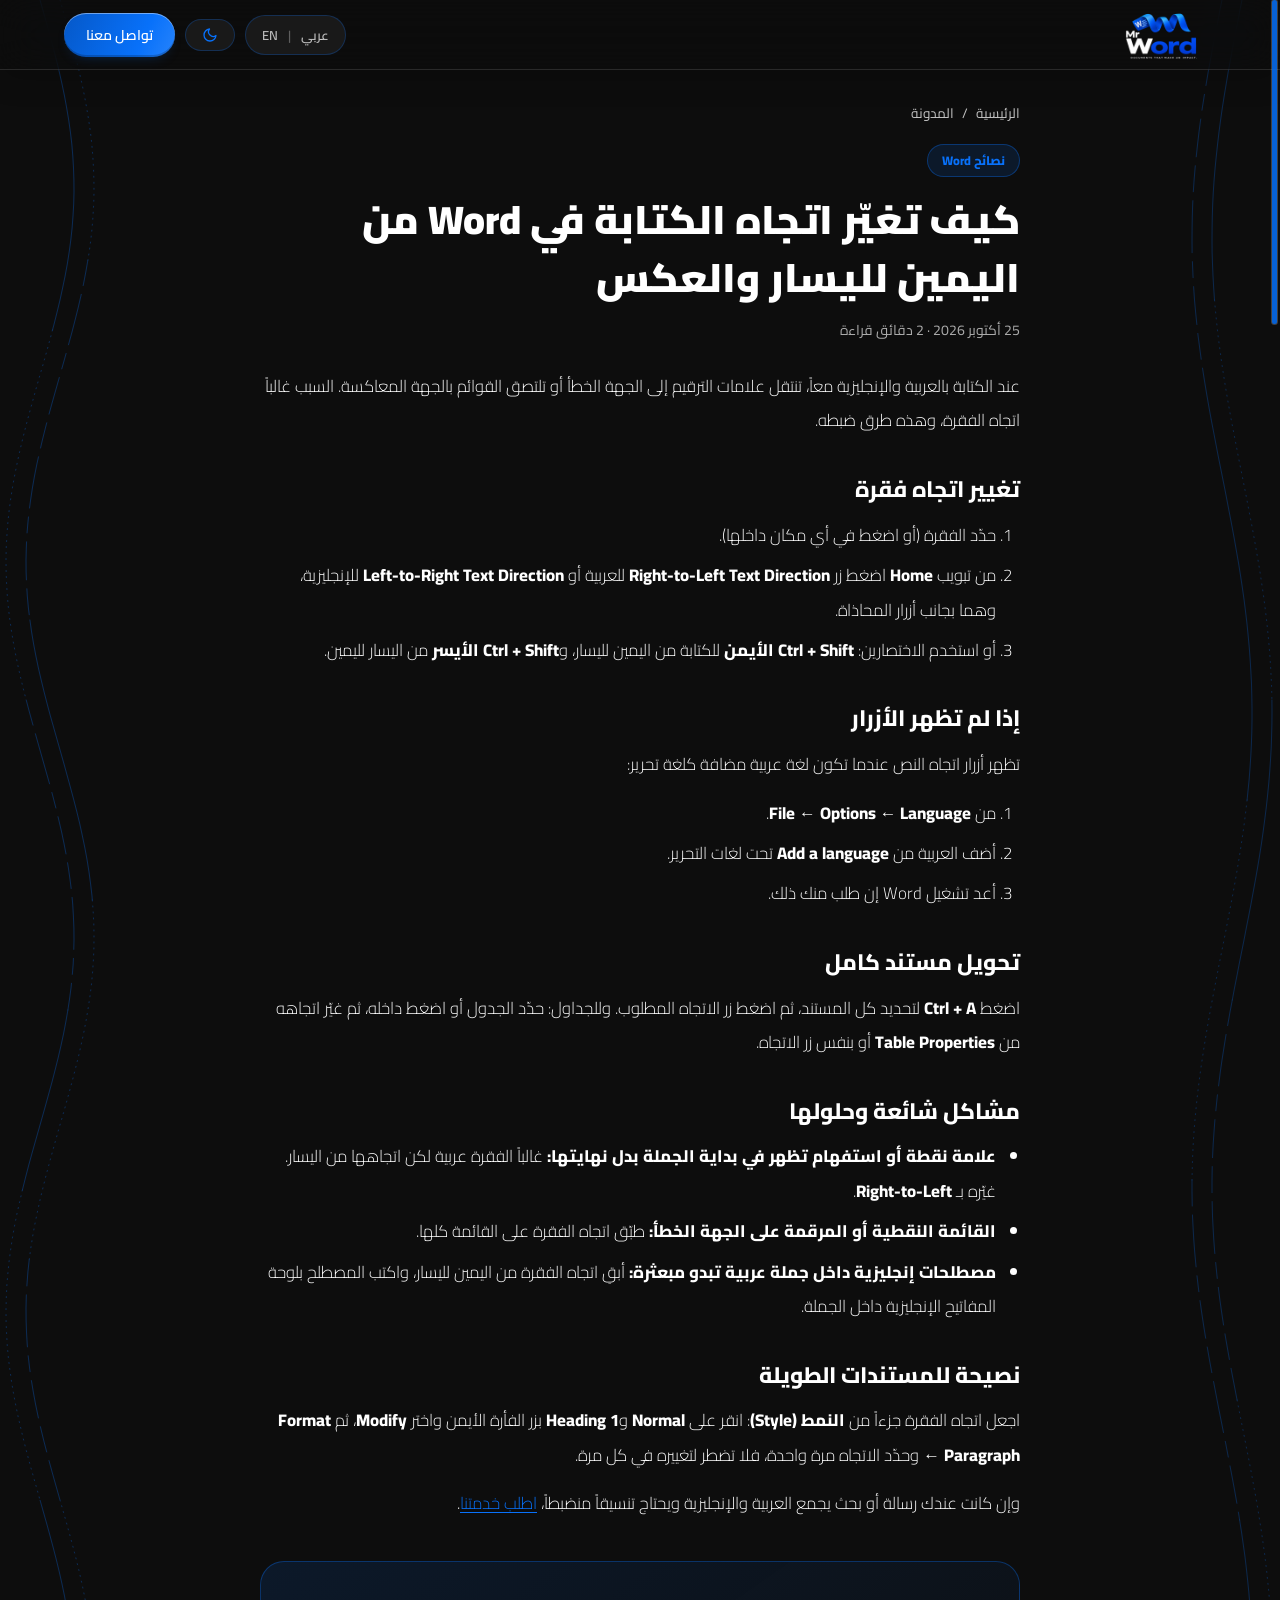
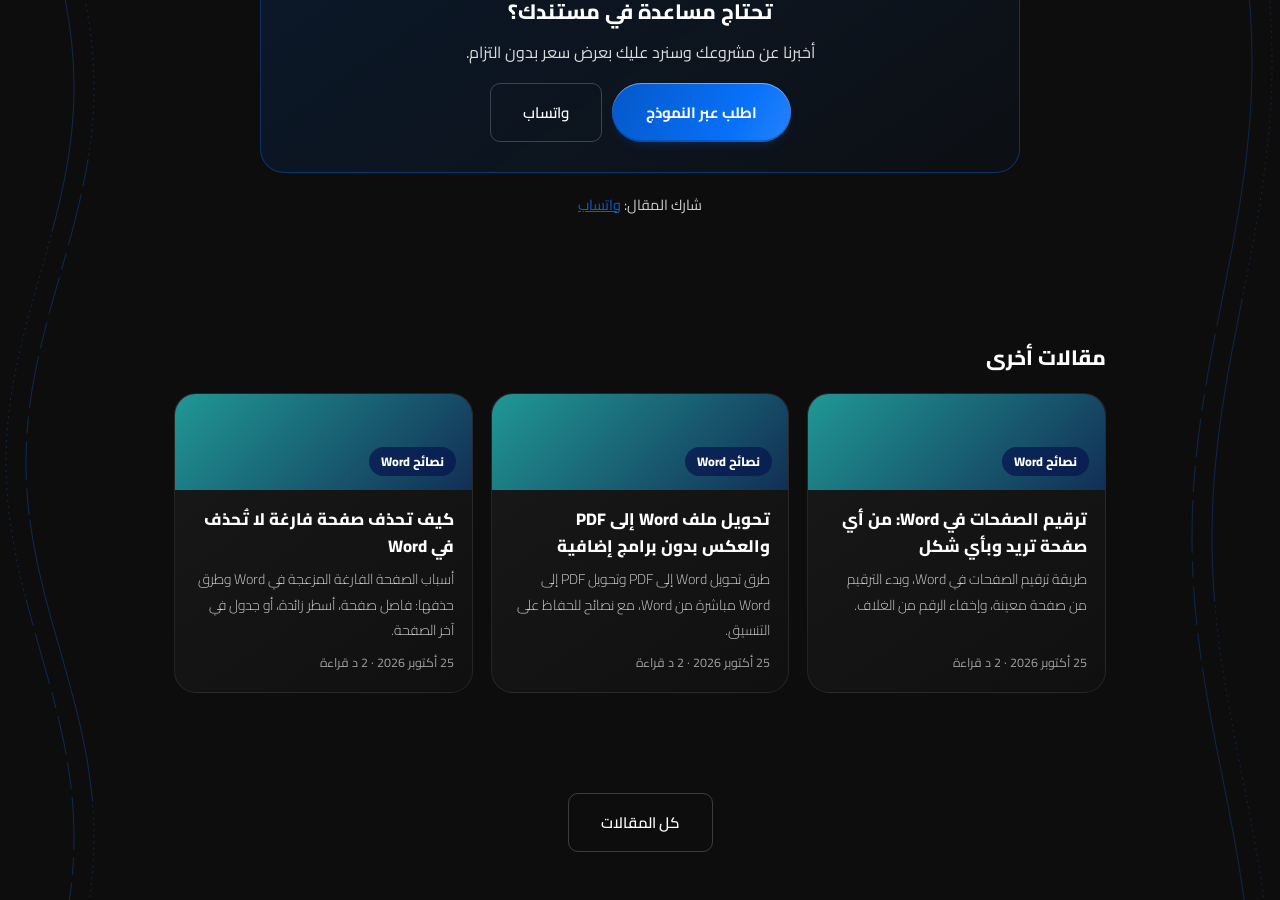
<file: blog/rtl-ltr-text-direction-word.html>
<!doctype html>
<html lang="ar" dir="rtl">
  <head>
    <meta charset="UTF-8" />
    <base href="../" />
    <link rel="icon" type="image/png" sizes="32x32" href="image/logoo.png" />
    <link rel="shortcut icon" href="image/logoo.png" />
    <meta name="viewport" content="width=device-width, initial-scale=1.0" />
    <title>كيف تغيّر اتجاه الكتابة في Word من اليمين لليسار والعكس | Mr Word</title>
    <meta name="description" content="حلول لمشكلة اتجاه النص وعلامات الترقيم والقوائم عند الكتابة بالعربي والإنجليزي في نفس المستند." />
    <meta name="robots" content="index,follow,max-image-preview:large" />
    <link rel="canonical" href="https://mr-word.net/blog/rtl-ltr-text-direction-word.html" />
    <meta name="theme-color" content="#0871FA" />
    <meta property="og:type" content="article" />
    <meta property="og:locale" content="ar_AR" />
    <meta property="og:site_name" content="Mr Word" />
    <meta property="og:title" content="كيف تغيّر اتجاه الكتابة في Word من اليمين لليسار والعكس | Mr Word" />
    <meta property="og:description" content="حلول لمشكلة اتجاه النص وعلامات الترقيم والقوائم عند الكتابة بالعربي والإنجليزي في نفس المستند." />
    <meta property="og:url" content="https://mr-word.net/blog/rtl-ltr-text-direction-word.html" />
    <meta property="og:image" content="https://mr-word.net/image/og-cover.jpg" />
    <meta property="og:image:width" content="1200" />
    <meta property="og:image:height" content="630" />
    <meta property="article:published_time" content="2026-10-25" />
    <meta name="twitter:card" content="summary_large_image" />
    <meta name="twitter:title" content="كيف تغيّر اتجاه الكتابة في Word من اليمين لليسار والعكس | Mr Word" />
    <meta name="twitter:description" content="حلول لمشكلة اتجاه النص وعلامات الترقيم والقوائم عند الكتابة بالعربي والإنجليزي في نفس المستند." />
    <meta name="twitter:image" content="https://mr-word.net/image/og-cover.jpg" />
    <script type="application/ld+json">{"@context":"https://schema.org","@graph":[{"@type":"BlogPosting","@id":"https://mr-word.net/blog/rtl-ltr-text-direction-word.html#article","mainEntityOfPage":"https://mr-word.net/blog/rtl-ltr-text-direction-word.html","headline":"كيف تغيّر اتجاه الكتابة في Word من اليمين لليسار والعكس","description":"حلول لمشكلة اتجاه النص وعلامات الترقيم والقوائم عند الكتابة بالعربي والإنجليزي في نفس المستند.","inLanguage":"ar","datePublished":"2026-10-25","dateModified":"2026-10-25","image":"https://mr-word.net/image/og-cover.jpg","author":{"@type":"Organization","name":"Mr Word","url":"https://mr-word.net/"},"publisher":{"@id":"https://mr-word.net/#org"}},{"@type":"BreadcrumbList","itemListElement":[{"@type":"ListItem","position":1,"name":"الرئيسية","item":"https://mr-word.net/"},{"@type":"ListItem","position":2,"name":"المدونة","item":"https://mr-word.net/blog.html"},{"@type":"ListItem","position":3,"name":"كيف تغيّر اتجاه الكتابة في Word من اليمين لليسار والعكس","item":"https://mr-word.net/blog/rtl-ltr-text-direction-word.html"}]}]}</script>
    <link rel="preconnect" href="https://fonts.googleapis.com" />
    <link rel="preconnect" href="https://fonts.gstatic.com" crossorigin />
    <link href="https://fonts.googleapis.com/css2?family=Cairo:wght@300;400;500;600;700;900&family=Tajawal:wght@300;400;500;700;900&display=swap" rel="stylesheet" />
    <link rel="stylesheet" href="style.css" />
  </head>
  <body>
    <script>
      (function () {
        try {
          var t = localStorage.getItem('theme'), l = localStorage.getItem('lang');
          if (t === 'light') document.body.classList.add('light-mode');
          if (l === 'en') { document.documentElement.lang = 'en'; document.documentElement.dir = 'ltr'; document.body.dir = 'ltr'; }
        } catch (e) {}
      })();
    </script>
    <nav id="navbar">
      <a href="index.html" class="nav-logo"><img src="image/logoo.png" alt="Mr Word" class="logo-img" /></a>
      <div style="display: flex; align-items: center; gap: 10px">
        <button class="lang-toggle" onclick="toggleLang()"><span class="lang-text lang-ar">عربي</span><span class="lang-sep">|</span><span class="lang-text lang-en">EN</span></button>
        <button class="theme-toggle" onclick="toggleTheme()" aria-label="Toggle theme"><span class="theme-icon"></span></button>
        <a href="https://wa.me/963935919037" target="_blank" class="nav-cta" data-translate="nav_cta">تواصل معنا</a>
      </div>
    </nav>
    <main class="bl-main">
      <article class="bl-art">
        <div class="bl-crumb" role="navigation" aria-label="مسار التنقل"><a href="index.html">الرئيسية</a><span>/</span><a href="blog.html">المدونة</a></div>
        <header class="bl-head"><span class="bl-tag">نصائح Word</span><h1>كيف تغيّر اتجاه الكتابة في Word من اليمين لليسار والعكس</h1><p class="bl-meta">25 أكتوبر 2026 · 2 دقائق قراءة</p></header>
        <div class="bl-body">
<p>عند الكتابة بالعربية والإنجليزية معاً، تنتقل علامات الترقيم إلى الجهة الخطأ أو تلتصق القوائم بالجهة المعاكسة. السبب غالباً اتجاه الفقرة، وهذه طرق ضبطه.</p>
<h2>تغيير اتجاه فقرة</h2>
<ol><li>حدّد الفقرة (أو اضغط في أي مكان داخلها).</li><li>من تبويب <strong>Home</strong> اضغط زر <strong>Right-to-Left Text Direction</strong> للعربية أو <strong>Left-to-Right Text Direction</strong> للإنجليزية، وهما بجانب أزرار المحاذاة.</li><li>أو استخدم الاختصارين: <strong>Ctrl + Shift الأيمن</strong> للكتابة من اليمين لليسار، و<strong>Ctrl + Shift الأيسر</strong> من اليسار لليمين.</li></ol>
<h2>إذا لم تظهر الأزرار</h2>
<p>تظهر أزرار اتجاه النص عندما تكون لغة عربية مضافة كلغة تحرير:</p>
<ol><li>من <strong>File ← Options ← Language</strong>.</li><li>أضف العربية من <strong>Add a language</strong> تحت لغات التحرير.</li><li>أعد تشغيل Word إن طلب منك ذلك.</li></ol>
<h2>تحويل مستند كامل</h2>
<p>اضغط <strong>Ctrl + A</strong> لتحديد كل المستند، ثم اضغط زر الاتجاه المطلوب. وللجداول: حدّد الجدول أو اضغط داخله، ثم غيّر اتجاهه من <strong>Table Properties</strong> أو بنفس زر الاتجاه.</p>
<h2>مشاكل شائعة وحلولها</h2>
<ul><li><strong>علامة نقطة أو استفهام تظهر في بداية الجملة بدل نهايتها:</strong> غالباً الفقرة عربية لكن اتجاهها من اليسار. غيّره بـ <strong>Right-to-Left</strong>.</li><li><strong>القائمة النقطية أو المرقمة على الجهة الخطأ:</strong> طبّق اتجاه الفقرة على القائمة كلها.</li><li><strong>مصطلحات إنجليزية داخل جملة عربية تبدو مبعثرة:</strong> أبقِ اتجاه الفقرة من اليمين لليسار، واكتب المصطلح بلوحة المفاتيح الإنجليزية داخل الجملة.</li></ul>
<h2>نصيحة للمستندات الطويلة</h2>
<p>اجعل اتجاه الفقرة جزءاً من <strong>النمط (Style)</strong>: انقر على <strong>Normal</strong> و<strong>Heading 1</strong> بزر الفأرة الأيمن واختر <strong>Modify</strong>، ثم <strong>Format ← Paragraph</strong> وحدّد الاتجاه مرة واحدة، فلا تضطر لتغييره في كل مرة.</p>
<p>وإن كانت عندك رسالة أو بحث يجمع العربية والإنجليزية ويحتاج تنسيقاً منضبطاً، <a href="index.html#request">اطلب خدمتنا</a>.</p>
        </div>
        <aside class="bl-cta"><h2>تحتاج مساعدة في مستندك؟</h2><p>أخبرنا عن مشروعك وسنرد عليك بعرض سعر بدون التزام.</p><div class="bl-cta-b"><a class="btn-primary" href="index.html#request">اطلب عبر النموذج</a><a class="btn-outline" href="https://wa.me/963935919037" target="_blank" rel="noopener">واتساب</a></div></aside>
        <p class="bl-share">شارك المقال: <a href="https://wa.me/?text=%D9%83%D9%8A%D9%81%20%D8%AA%D8%BA%D9%8A%D9%91%D8%B1%20%D8%A7%D8%AA%D8%AC%D8%A7%D9%87%20%D8%A7%D9%84%D9%83%D8%AA%D8%A7%D8%A8%D8%A9%20%D9%81%D9%8A%20Word%20%D9%85%D9%86%20%D8%A7%D9%84%D9%8A%D9%85%D9%8A%D9%86%20%D9%84%D9%84%D9%8A%D8%B3%D8%A7%D8%B1%20%D9%88%D8%A7%D9%84%D8%B9%D9%83%D8%B3%0Ahttps%3A%2F%2Fmr-word.net%2Fblog%2Frtl-ltr-text-direction-word.html" target="_blank" rel="noopener">واتساب</a></p>
      </article>
      <section class="bl-more"><h2>مقالات أخرى</h2><div class="bl-grid"><a class="bl-card" href="blog/page-numbers-in-word.html" data-cat="نصائح Word"><span class="bl-cov" style="--h:179"><span>نصائح Word</span></span><span class="bl-cb"><b class="bl-ct">ترقيم الصفحات في Word: من أي صفحة تريد وبأي شكل</b><span class="bl-cd">طريقة ترقيم الصفحات في Word، وبدء الترقيم من صفحة معينة، وإخفاء الرقم من الغلاف.</span><span class="bl-cm">25 أكتوبر 2026 · 2 د قراءة</span></span></a><a class="bl-card" href="blog/convert-word-to-pdf.html" data-cat="نصائح Word"><span class="bl-cov" style="--h:179"><span>نصائح Word</span></span><span class="bl-cb"><b class="bl-ct">تحويل ملف Word إلى PDF والعكس بدون برامج إضافية</b><span class="bl-cd">طرق تحويل Word إلى PDF وتحويل PDF إلى Word مباشرة من Word، مع نصائح للحفاظ على التنسيق.</span><span class="bl-cm">25 أكتوبر 2026 · 2 د قراءة</span></span></a><a class="bl-card" href="blog/delete-blank-page-in-word.html" data-cat="نصائح Word"><span class="bl-cov" style="--h:179"><span>نصائح Word</span></span><span class="bl-cb"><b class="bl-ct">كيف تحذف صفحة فارغة لا تُحذف في Word</b><span class="bl-cd">أسباب الصفحة الفارغة المزعجة في Word وطرق حذفها: فاصل صفحة، أسطر زائدة، أو جدول في آخر الصفحة.</span><span class="bl-cm">25 أكتوبر 2026 · 2 د قراءة</span></span></a></div></section>
      <p class="bl-back"><a class="btn-outline" href="blog.html">كل المقالات</a></p>
    </main>
    <script src="main.js"></script>
    <script src="scrollbar.js"></script>
  </body>
</html>
</file>
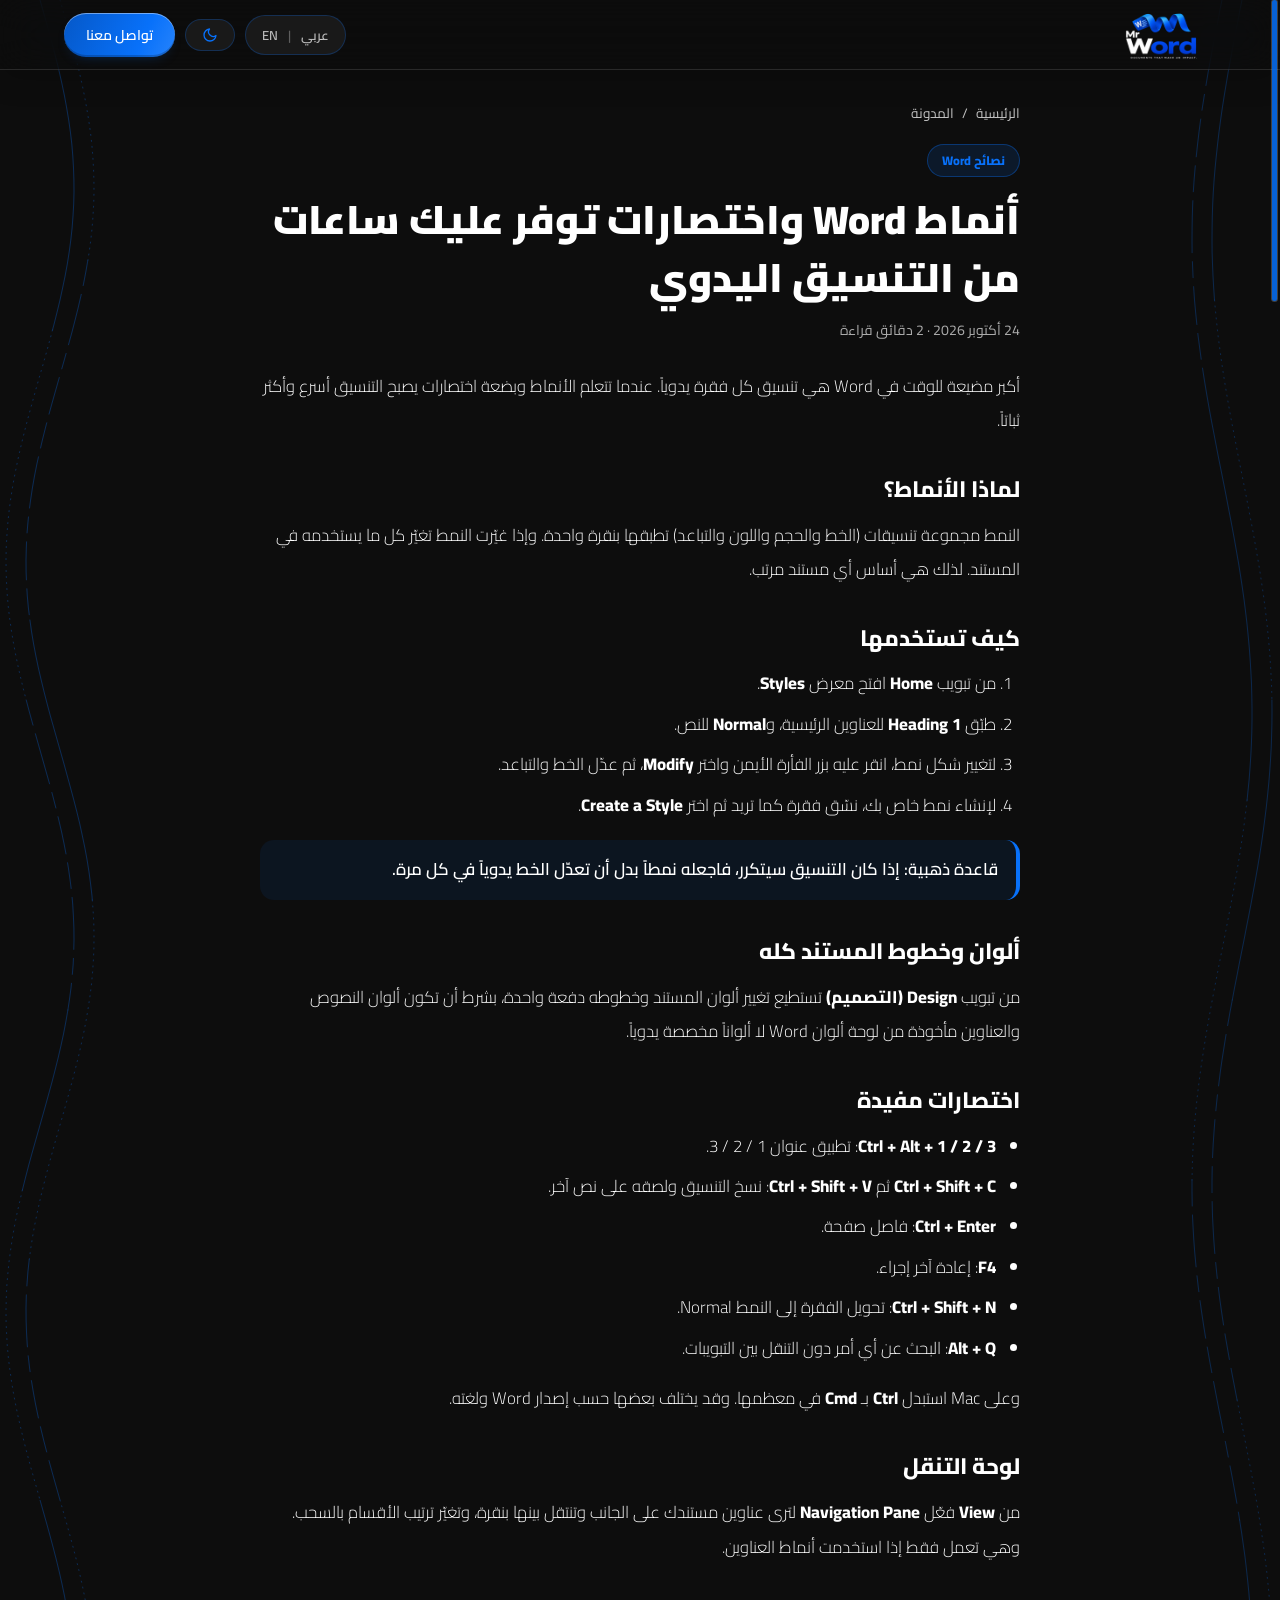
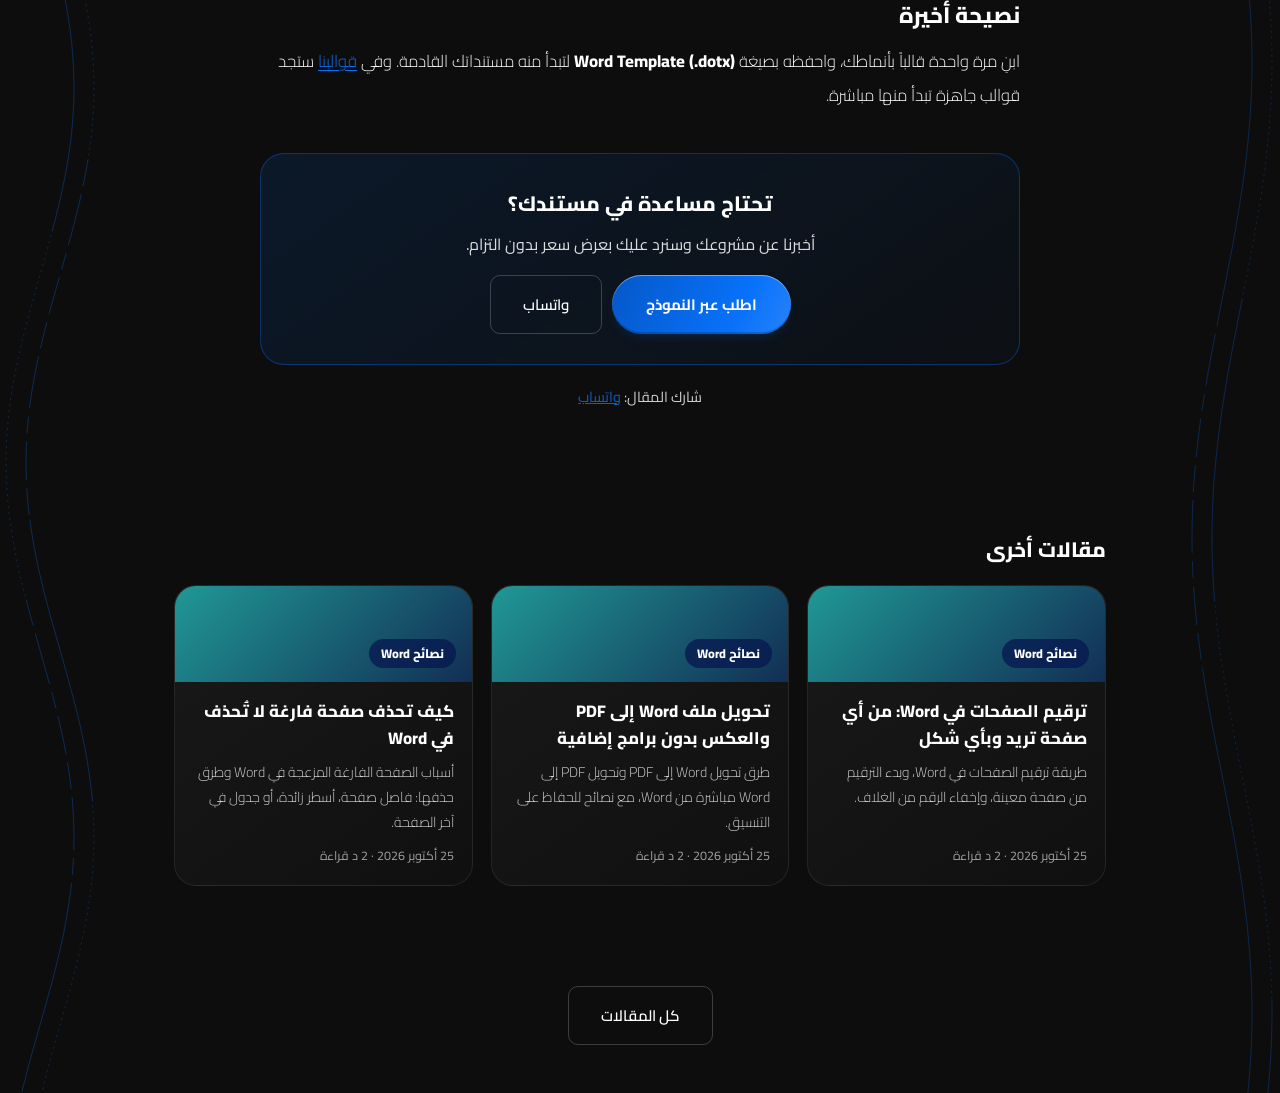
<file: blog/word-styles-and-shortcuts.html>
<!doctype html>
<html lang="ar" dir="rtl">
  <head>
    <meta charset="UTF-8" />
    <base href="../" />
    <link rel="icon" type="image/png" sizes="32x32" href="image/logoo.png" />
    <link rel="shortcut icon" href="image/logoo.png" />
    <meta name="viewport" content="width=device-width, initial-scale=1.0" />
    <title>أنماط Word واختصارات توفر عليك ساعات من التنسيق اليدوي | Mr Word</title>
    <meta name="description" content="تعلّم الأنماط (Styles) وأهم الاختصارات لتنسيق مستنداتك بسرعة وتغيير شكلها كاملاً بخطوة واحدة." />
    <meta name="robots" content="index,follow,max-image-preview:large" />
    <link rel="canonical" href="https://mr-word.net/blog/word-styles-and-shortcuts.html" />
    <meta name="theme-color" content="#0871FA" />
    <meta property="og:type" content="article" />
    <meta property="og:locale" content="ar_AR" />
    <meta property="og:site_name" content="Mr Word" />
    <meta property="og:title" content="أنماط Word واختصارات توفر عليك ساعات من التنسيق اليدوي | Mr Word" />
    <meta property="og:description" content="تعلّم الأنماط (Styles) وأهم الاختصارات لتنسيق مستنداتك بسرعة وتغيير شكلها كاملاً بخطوة واحدة." />
    <meta property="og:url" content="https://mr-word.net/blog/word-styles-and-shortcuts.html" />
    <meta property="og:image" content="https://mr-word.net/image/og-cover.jpg" />
    <meta property="og:image:width" content="1200" />
    <meta property="og:image:height" content="630" />
    <meta property="article:published_time" content="2026-10-24" />
    <meta name="twitter:card" content="summary_large_image" />
    <meta name="twitter:title" content="أنماط Word واختصارات توفر عليك ساعات من التنسيق اليدوي | Mr Word" />
    <meta name="twitter:description" content="تعلّم الأنماط (Styles) وأهم الاختصارات لتنسيق مستنداتك بسرعة وتغيير شكلها كاملاً بخطوة واحدة." />
    <meta name="twitter:image" content="https://mr-word.net/image/og-cover.jpg" />
    <script type="application/ld+json">{"@context":"https://schema.org","@graph":[{"@type":"BlogPosting","@id":"https://mr-word.net/blog/word-styles-and-shortcuts.html#article","mainEntityOfPage":"https://mr-word.net/blog/word-styles-and-shortcuts.html","headline":"أنماط Word واختصارات توفر عليك ساعات من التنسيق اليدوي","description":"تعلّم الأنماط (Styles) وأهم الاختصارات لتنسيق مستنداتك بسرعة وتغيير شكلها كاملاً بخطوة واحدة.","inLanguage":"ar","datePublished":"2026-10-24","dateModified":"2026-10-24","image":"https://mr-word.net/image/og-cover.jpg","author":{"@type":"Organization","name":"Mr Word","url":"https://mr-word.net/"},"publisher":{"@id":"https://mr-word.net/#org"}},{"@type":"BreadcrumbList","itemListElement":[{"@type":"ListItem","position":1,"name":"الرئيسية","item":"https://mr-word.net/"},{"@type":"ListItem","position":2,"name":"المدونة","item":"https://mr-word.net/blog.html"},{"@type":"ListItem","position":3,"name":"أنماط Word واختصارات توفر عليك ساعات من التنسيق اليدوي","item":"https://mr-word.net/blog/word-styles-and-shortcuts.html"}]}]}</script>
    <link rel="preconnect" href="https://fonts.googleapis.com" />
    <link rel="preconnect" href="https://fonts.gstatic.com" crossorigin />
    <link href="https://fonts.googleapis.com/css2?family=Cairo:wght@300;400;500;600;700;900&family=Tajawal:wght@300;400;500;700;900&display=swap" rel="stylesheet" />
    <link rel="stylesheet" href="style.css" />
  </head>
  <body>
    <script>
      (function () {
        try {
          var t = localStorage.getItem('theme'), l = localStorage.getItem('lang');
          if (t === 'light') document.body.classList.add('light-mode');
          if (l === 'en') { document.documentElement.lang = 'en'; document.documentElement.dir = 'ltr'; document.body.dir = 'ltr'; }
        } catch (e) {}
      })();
    </script>
    <nav id="navbar">
      <a href="index.html" class="nav-logo"><img src="image/logoo.png" alt="Mr Word" class="logo-img" /></a>
      <div style="display: flex; align-items: center; gap: 10px">
        <button class="lang-toggle" onclick="toggleLang()"><span class="lang-text lang-ar">عربي</span><span class="lang-sep">|</span><span class="lang-text lang-en">EN</span></button>
        <button class="theme-toggle" onclick="toggleTheme()" aria-label="Toggle theme"><span class="theme-icon"></span></button>
        <a href="https://wa.me/963935919037" target="_blank" class="nav-cta" data-translate="nav_cta">تواصل معنا</a>
      </div>
    </nav>
    <main class="bl-main">
      <article class="bl-art">
        <div class="bl-crumb" role="navigation" aria-label="مسار التنقل"><a href="index.html">الرئيسية</a><span>/</span><a href="blog.html">المدونة</a></div>
        <header class="bl-head"><span class="bl-tag">نصائح Word</span><h1>أنماط Word واختصارات توفر عليك ساعات من التنسيق اليدوي</h1><p class="bl-meta">24 أكتوبر 2026 · 2 دقائق قراءة</p></header>
        <div class="bl-body">
<p>أكبر مضيعة للوقت في Word هي تنسيق كل فقرة يدوياً. عندما تتعلم الأنماط وبضعة اختصارات يصبح التنسيق أسرع وأكثر ثباتاً.</p>
<h2>لماذا الأنماط؟</h2>
<p>النمط مجموعة تنسيقات (الخط والحجم واللون والتباعد) تطبقها بنقرة واحدة. وإذا غيّرت النمط تغيّر كل ما يستخدمه في المستند. لذلك هي أساس أي مستند مرتب.</p>
<h2>كيف تستخدمها</h2>
<ol><li>من تبويب <strong>Home</strong> افتح معرض <strong>Styles</strong>.</li><li>طبّق <strong>Heading 1</strong> للعناوين الرئيسية، و<strong>Normal</strong> للنص.</li><li>لتغيير شكل نمط، انقر عليه بزر الفأرة الأيمن واختر <strong>Modify</strong>، ثم عدّل الخط والتباعد.</li><li>لإنشاء نمط خاص بك، نسّق فقرة كما تريد ثم اختر <strong>Create a Style</strong>.</li></ol>
<blockquote>قاعدة ذهبية: إذا كان التنسيق سيتكرر، فاجعله نمطاً بدل أن تعدّل الخط يدوياً في كل مرة.</blockquote>
<h2>ألوان وخطوط المستند كله</h2>
<p>من تبويب <strong>Design (التصميم)</strong> تستطيع تغيير ألوان المستند وخطوطه دفعة واحدة، بشرط أن تكون ألوان النصوص والعناوين مأخوذة من لوحة ألوان Word لا ألواناً مخصصة يدوياً.</p>
<h2>اختصارات مفيدة</h2>
<ul><li><strong>Ctrl + Alt + 1 / 2 / 3</strong>: تطبيق عنوان 1 / 2 / 3.</li><li><strong>Ctrl + Shift + C</strong> ثم <strong>Ctrl + Shift + V</strong>: نسخ التنسيق ولصقه على نص آخر.</li><li><strong>Ctrl + Enter</strong>: فاصل صفحة.</li><li><strong>F4</strong>: إعادة آخر إجراء.</li><li><strong>Ctrl + Shift + N</strong>: تحويل الفقرة إلى النمط Normal.</li><li><strong>Alt + Q</strong>: البحث عن أي أمر دون التنقل بين التبويبات.</li></ul>
<p>وعلى Mac استبدل <strong>Ctrl</strong> بـ <strong>Cmd</strong> في معظمها. وقد يختلف بعضها حسب إصدار Word ولغته.</p>
<h2>لوحة التنقل</h2>
<p>من <strong>View</strong> فعّل <strong>Navigation Pane</strong> لترى عناوين مستندك على الجانب وتنتقل بينها بنقرة، وتغيّر ترتيب الأقسام بالسحب. وهي تعمل فقط إذا استخدمت أنماط العناوين.</p>
<h2>نصيحة أخيرة</h2>
<p>ابنِ مرة واحدة قالباً بأنماطك، واحفظه بصيغة <strong>Word Template (.dotx)</strong> لتبدأ منه مستنداتك القادمة. وفي <a href="templates.html">قوالبنا</a> ستجد قوالب جاهزة تبدأ منها مباشرة.</p>
        </div>
        <aside class="bl-cta"><h2>تحتاج مساعدة في مستندك؟</h2><p>أخبرنا عن مشروعك وسنرد عليك بعرض سعر بدون التزام.</p><div class="bl-cta-b"><a class="btn-primary" href="index.html#request">اطلب عبر النموذج</a><a class="btn-outline" href="https://wa.me/963935919037" target="_blank" rel="noopener">واتساب</a></div></aside>
        <p class="bl-share">شارك المقال: <a href="https://wa.me/?text=%D8%A3%D9%86%D9%85%D8%A7%D8%B7%20Word%20%D9%88%D8%A7%D8%AE%D8%AA%D8%B5%D8%A7%D8%B1%D8%A7%D8%AA%20%D8%AA%D9%88%D9%81%D8%B1%20%D8%B9%D9%84%D9%8A%D9%83%20%D8%B3%D8%A7%D8%B9%D8%A7%D8%AA%20%D9%85%D9%86%20%D8%A7%D9%84%D8%AA%D9%86%D8%B3%D9%8A%D9%82%20%D8%A7%D9%84%D9%8A%D8%AF%D9%88%D9%8A%0Ahttps%3A%2F%2Fmr-word.net%2Fblog%2Fword-styles-and-shortcuts.html" target="_blank" rel="noopener">واتساب</a></p>
      </article>
      <section class="bl-more"><h2>مقالات أخرى</h2><div class="bl-grid"><a class="bl-card" href="blog/page-numbers-in-word.html" data-cat="نصائح Word"><span class="bl-cov" style="--h:179"><span>نصائح Word</span></span><span class="bl-cb"><b class="bl-ct">ترقيم الصفحات في Word: من أي صفحة تريد وبأي شكل</b><span class="bl-cd">طريقة ترقيم الصفحات في Word، وبدء الترقيم من صفحة معينة، وإخفاء الرقم من الغلاف.</span><span class="bl-cm">25 أكتوبر 2026 · 2 د قراءة</span></span></a><a class="bl-card" href="blog/convert-word-to-pdf.html" data-cat="نصائح Word"><span class="bl-cov" style="--h:179"><span>نصائح Word</span></span><span class="bl-cb"><b class="bl-ct">تحويل ملف Word إلى PDF والعكس بدون برامج إضافية</b><span class="bl-cd">طرق تحويل Word إلى PDF وتحويل PDF إلى Word مباشرة من Word، مع نصائح للحفاظ على التنسيق.</span><span class="bl-cm">25 أكتوبر 2026 · 2 د قراءة</span></span></a><a class="bl-card" href="blog/delete-blank-page-in-word.html" data-cat="نصائح Word"><span class="bl-cov" style="--h:179"><span>نصائح Word</span></span><span class="bl-cb"><b class="bl-ct">كيف تحذف صفحة فارغة لا تُحذف في Word</b><span class="bl-cd">أسباب الصفحة الفارغة المزعجة في Word وطرق حذفها: فاصل صفحة، أسطر زائدة، أو جدول في آخر الصفحة.</span><span class="bl-cm">25 أكتوبر 2026 · 2 د قراءة</span></span></a></div></section>
      <p class="bl-back"><a class="btn-outline" href="blog.html">كل المقالات</a></p>
    </main>
    <script src="main.js"></script>
    <script src="scrollbar.js"></script>
  </body>
</html>
</file>
<file: style.css>
:root {
  --red: #0871FA;
  --red-dark: #0558c8;
  --red-glow: rgba(8, 113, 250, 0.25);
  --dark: #363636;
  --darker: #1a1a1a;
  --darkest: #0d0d0d;
  --white: #ffffff;
  --off-white: #f8f8f8;
  --light-gray: #f0f0f0;
  --mid-gray: #999;
  --bg: #0d0d0d;
  --bg-rgb: 13, 13, 13;
  --surface: rgba(255, 255, 255, 0.03);
  --surface-strong: rgba(255, 255, 255, 0.08);
  --surface-stronger: rgba(255, 255, 255, 0.12);
  --surface-border: rgba(255, 255, 255, 0.08);
  --surface-border-soft: rgba(255, 255, 255, 0.04);
  --surface-rgb: 255, 255, 255;
  --text: #ffffff;
  --text-rgb: 255, 255, 255;
  --text-muted: rgba(255, 255, 255, 0.68);
  --text-muted-strong: rgba(255, 255, 255, 0.55);
  --text-weak: rgba(255, 255, 255, 0.45);
  --shadow: rgba(0, 0, 0, 0.45);
  --shadow-heavy: rgba(0, 0, 0, 0.6);
  --shadow-medium: rgba(0, 0, 0, 0.5);
  --shadow-soft: rgba(0, 0, 0, 0.18);
  --shadow-muted: rgba(0, 0, 0, 0.3);
  --overlay: rgba(0, 0, 0, 0.95);
  --foreground-overlay: rgba(0, 0, 0, 0.6);
  --panel: rgba(255, 255, 255, 0.03);
  --transition: 0.35s cubic-bezier(0.4, 0, 0.2, 1);
  --darkest-rgb: 13, 13, 13;
  --darker-rgb: 26, 26, 26;
  --dark-rgb: 54, 54, 54;
  --white-rgb: 255, 255, 255;
  --red-rgb: 8, 113, 250;
  --off-white-rgb: 248, 248, 248;
  --light-gray-rgb: 240, 240, 240;
  --mid-gray-rgb: 153, 153, 153;
  --hero-bg-start: #0d0d0d;
  --hero-bg-end: #1a1a1a;
  --hero-slide-shadow: rgba(0, 0, 0, 0.4);
}
html[dir="rtl"] body {
  direction: rtl;
}
html[dir="ltr"] body {
  direction: ltr;
}

.light-mode {
  --bg: #f7f7f7;
  --bg-rgb: 247, 247, 247;
  --surface: rgba(255, 255, 255, 0.94);
  --surface-strong: rgba(255, 255, 255, 0.98);
  --surface-stronger: rgba(255, 255, 255, 0.88);
  --surface-border: rgba(0, 0, 0, 0.08);
  --surface-border-soft: rgba(0, 0, 0, 0.04);
  --surface-rgb: 255, 255, 255;
  --text: #161616;
  --text-rgb: 22, 22, 22;
  --text-muted: rgba(22, 22, 22, 0.72);
  --text-muted-strong: rgba(22, 22, 22, 0.6);
  --text-weak: rgba(22, 22, 22, 0.55);
  --shadow: rgba(0, 0, 0, 0.08);
  --shadow-heavy: rgba(0, 0, 0, 0.12);
  --shadow-medium: rgba(0, 0, 0, 0.08);
  --shadow-soft: rgba(0, 0, 0, 0.04);
  --shadow-muted: rgba(0, 0, 0, 0.18);
  --overlay: rgba(var(--text-rgb), 0.08);
  --foreground-overlay: rgba(var(--text-rgb), 0.15);
  --panel: rgba(255, 255, 255, 0.95);
  --darkest: #ffffff;
  --darker: #f4f4f4;
  --dark: #eaeaea;
  --white-rgb: 255, 255, 255;
  --red-rgb: 8, 113, 250;
  --off-white-rgb: 248, 248, 248;
  --light-gray-rgb: 224, 224, 224;
  --mid-gray-rgb: 102, 102, 102;
  --hero-bg-start: #f7f7f7;
  --hero-bg-end: #eaeaea;
  --hero-slide-shadow: rgba(0, 0, 0, 0.12);
}

/* Light Mode Overrides */
.light-mode nav {
  background: rgba(var(--surface-rgb), 0.96);
  border-bottom-color: var(--surface-border);
}

.light-mode .nav-links a {
  color: rgba(var(--text-rgb), 0.78);
}

.light-mode .nav-links a:hover {
  color: rgb(var(--text-rgb));
}

.light-mode .lang-toggle,
.light-mode .theme-toggle {
  background: rgba(var(--surface-rgb), 0.88);
  color: rgb(var(--red-rgb));
  border-color: var(--surface-border);
}

.light-mode .video-title {
  color: rgb(0, 0, 0);
}

.light-mode .lang-toggle:hover,
.light-mode .theme-toggle:hover {
  background: rgba(8, 113, 250, 0.12);
  border-color: rgba(8, 113, 250, 0.4);
  color: rgb(var(--white-rgb));
}

.light-mode .lang-toggle:hover {
  color: rgb(var(--red-rgb));
}

.light-mode .lang-sep {
  color: rgba(var(--text-rgb), 0.45);
}

.light-mode .btn-outline {
  border-color: var(--surface-border);
  color: rgb(var(--text-rgb));
}

.light-mode .hero-bg {
  background:
    radial-gradient(ellipse 60% 70% at 70% 50%, rgba(8, 113, 250, 0.06) 0%, transparent 70%),
    radial-gradient(ellipse 40% 50% at 10% 80%, rgba(8, 113, 250, 0.03) 0%, transparent 60%);
}

.light-mode .hero-grid-lines {
  background-image:
    linear-gradient(rgba(var(--text-rgb), 0.03) 1px, transparent 1px),
    linear-gradient(90deg, rgba(var(--text-rgb), 0.03) 1px, transparent 1px);
}

.light-mode .hero-mockup img {
  box-shadow:
    0 30px 60px rgba(var(--shadow-soft), 0.25),
    0 0 35px rgba(var(--red-rgb), 0.12);
}

.light-mode .floating-badge {
  background: rgba(var(--surface-rgb), 0.92);
  border: 1px solid rgba(8, 113, 250, 0.2);
  color: rgb(var(--text-rgb));
  box-shadow: 0 20px 40px rgba(var(--text-rgb), 0.04);
}

.light-mode .floating-badge .icon::before {
  background: rgba(255, 255, 255, 0.95);
  box-shadow: 0 0 8px rgba(255, 255, 255, 0.24);
}

.light-mode .floating-badge .icon {
  background: var(--red);
}

.light-mode .service-card {
  background: var(--surface);
  border: 1px solid var(--surface-border);
  box-shadow: 0 18px 45px rgba(var(--shadow-soft), 0.06);
}

.light-mode .service-card.featured {
  background: rgba(8, 113, 250, 0.05);
  border-color: rgba(8, 113, 250, 0.3);
}

.light-mode .work-item {
  background: var(--surface);
  border: 1px solid var(--surface-border);
  box-shadow: 0 16px 38px rgba(var(--shadow-soft), 0.05);
}

.light-mode .work-overlay {
  background: linear-gradient(135deg, rgba(var(--text-rgb), 0.18), rgba(var(--text-rgb), 0.1));
}

.light-mode .work-item .work-label {
  color: var(--dark);
  background: rgba(var(--surface-rgb), 0.94);
}

.light-mode .template-card {
  background: var(--surface);
  border: 1px solid var(--surface-border);
}

.light-mode .template-thumb {
  background: linear-gradient(180deg, rgba(var(--surface-rgb), 0.95), rgba(var(--surface-rgb), 0.86));
}

.light-mode .template-thumb svg {
  filter: brightness(1.25) contrast(1.05) !important;
}

.light-mode .template-card:first-child .template-thumb svg rect:first-of-type {
  fill: rgba(248, 248, 248, 1) !important;
}

.light-mode .template-thumb svg rect:first-child {
  fill: rgba(248, 248, 248, 1) !important;
}

.light-mode .template-name {
  background: linear-gradient(135deg, #222, #555);
  -webkit-background-clip: text;
  background-clip: text;
  color: transparent;
}

.light-mode .free-dl-card,
.light-mode .course-card {
  background: var(--surface);
  border: 1px solid var(--surface-border);
}

.light-mode .testimonial-card {
  background: linear-gradient(145deg, rgba(var(--surface-rgb), 0.94), rgba(var(--surface-rgb), 0.9));
  border: 1px solid var(--surface-border);
}

.light-mode .modal {
  background: var(--surface);
  border: 1px solid var(--surface-border);
}

.light-mode .trusted-bar {
  background: rgba(var(--text-rgb), 0.02);
}

.light-mode .logo-pill {
  background: rgba(var(--text-rgb), 0.04);
  border: 1px solid rgba(var(--text-rgb), 0.08);
  color: rgba(var(--text-rgb), 0.6);
}

.light-mode .social-btn {
  background: rgba(var(--surface-rgb), 0.05);
  border: 1px solid rgba(var(--surface-rgb), 0.08);
  color: rgba(255, 255, 255, 0.7);
}

.light-mode .social-btn:hover {
  background: rgba(8, 113, 250, 0.15);
  border-color: rgba(8, 113, 250, 0.4);
  color: #fff;
}

.light-mode .mobile-menu {
  background: rgba(var(--surface-rgb), 0.98);
  border-bottom: 1px solid var(--surface-border);
}

.light-mode .mobile-menu ul li {
  border-bottom: 1px solid rgba(var(--text-rgb), 0.08);
}

.light-mode .mobile-menu ul li a {
  color: rgb(var(--text-rgb));
}

.light-mode .mobile-menu ul li a:hover {
  color: var(--red);
}

.light-mode .qr-placeholder {
  background: rgba(255, 255, 255, 0.96);
  border: 1px solid rgba(8, 113, 250, 0.2);
}

.light-mode .whatsapp-tooltip {
  background: rgba(var(--surface-rgb), 0.94);
  color: rgb(var(--text-rgb));
  border: 1px solid var(--surface-border);
}

.light-mode .footer {
  background: var(--bg);
  border-top-color: var(--surface-border);
}

.light-mode .footer-brand p,
.light-mode .footer-links-col a,
.light-mode .qr-note,
.light-mode .footer-bottom,
.light-mode .footer-credit {
  color: rgba(255, 255, 255, 0.7);
}

.light-mode .footer-links-col h4,
.light-mode .footer-contact h4 {
  color: #fff;
}

.light-mode .footer .social-btn {
  background: rgba(255, 255, 255, 0.05);
  border: 1px solid rgba(255, 255, 255, 0.08);
  color: rgba(255, 255, 255, 0.7);
}

.light-mode .footer .social-btn:hover {
  background: rgba(8, 113, 250, 0.15);
  border-color: rgba(8, 113, 250, 0.4);
  color: #fff;
}

.light-mode .step-num {
  background: var(--surface);
  border-color: var(--surface-border);
  color: var(--red);
}

.light-mode .nav-hamburger span {
  background: rgb(var(--text-rgb));
}

* {
  margin: 0;
  padding: 0;
  box-sizing: border-box;
}

html {
  scroll-behavior: smooth;
  font-family: 'Cairo', 'Tajawal', 'Segoe UI', 'Arial', sans-serif !important;
}

body {
  font-family: 'Cairo', 'Tajawal', 'Segoe UI', 'Arial', sans-serif !important;
  background: rgb(var(--bg-rgb));
  color: rgb(var(--text-rgb));
  overflow-x: hidden;
}

::-webkit-scrollbar { width: 4px; }
::-webkit-scrollbar-track { background: transparent; }
::-webkit-scrollbar-thumb { background: transparent; border-radius: 2px; }
html.is-scrolling::-webkit-scrollbar-thumb { background: rgb(var(--red-rgb)); }
@supports not selector(::-webkit-scrollbar) {
  html { scrollbar-width: thin; scrollbar-color: transparent transparent; }
  html.is-scrolling { scrollbar-color: #0871FA transparent; }
}

nav {
  position: fixed;
  top: 0;
  left: 0;
  right: 0;
  z-index: 1000;
  padding: 0 5vw;
  height: 70px;
  display: flex;
  align-items: center;
  justify-content: space-between;
  background: rgba(var(--bg-rgb), 0.85);
  backdrop-filter: blur(20px);
  border-bottom: 1px solid rgba(8, 113, 250, 0.12);
  transition: var(--transition);
}

.nav-logo {
  display: flex;
  align-items: center;
  gap: 12px;
  text-decoration: none;
}

.logo-img {
  height: 70px;
  width: auto;
  display: block;
  object-fit: contain;
  transition: opacity 0.3s ease;
}

.nav-links {
  display: flex;
  align-items: center;
  gap: 32px;
  list-style: none;
}

.nav-links a {
  color: rgba(var(--text-rgb), 0.75);
  text-decoration: none;
  font-size: 14px;
  font-weight: 500;
  letter-spacing: 0.3px;
  transition: color 0.2s;
  position: relative;
}

.nav-links a::after {
  content: '';
  position: absolute;
  bottom: -4px;
  left: 0;
  right: 0;
  height: 1px;
  background: var(--red);
  transform: scaleX(0);
  transform-origin: right;
  transition: transform 0.3s;
}

.nav-links a:hover {
  color: rgb(var(--text-rgb));
}
.nav-links a:hover::after {
  transform: scaleX(1);
  transform-origin: left;
}

.lang-toggle {
  display: flex;
  align-items: center;
  justify-content: center;
  gap: 8px;
  background: rgba(var(--white-rgb), 0.06);
  backdrop-filter: blur(4px);
  border: 1px solid rgba(8, 113, 250, 0.25);
  border-radius: 40px;
  padding: 7px 16px;
  font-size: 13px;
  font-weight: 600;
  color: rgba(var(--text-rgb), 0.7);
  cursor: pointer;
  transition: all 0.3s cubic-bezier(0.4, 0, 0.2, 1);
  font-family: 'Cairo', 'Tajawal', sans-serif;
}

.lang-toggle:hover {
  background: rgba(8, 113, 250, 0.12);
  border-color: rgba(8, 113, 250, 0.5);
  color: rgb(var(--red-rgb));
  transform: translateY(-1px);
}

.lang-sep {
  color: rgba(var(--text-rgb), 0.3);
  margin: 0 2px;
}

.theme-toggle {
  display: flex;
  align-items: center;
  justify-content: center;
  gap: 8px;
  background: rgba(var(--white-rgb), 0.06);
  backdrop-filter: blur(4px);
  border: 1px solid rgba(8, 113, 250, 0.25);
  border-radius: 40px;
  padding: 7px 16px;
  font-size: 13px;
  font-weight: 600;
  color: rgb(var(--red-rgb));
  cursor: pointer;
  transition: all 0.3s cubic-bezier(0.4, 0, 0.2, 1);
  font-family: 'Cairo', 'Tajawal', sans-serif;
}

.theme-toggle:hover {
  background: rgba(8, 113, 250, 0.12);
  border-color: rgba(8, 113, 250, 0.5);
  color: rgb(var(--red-rgb));
  transform: translateY(-1px);
}

.nav-cta {
  background: rgb(var(--red-rgb));
  color: rgb(var(--white-rgb)) !important;
  padding: 9px 22px;
  border-radius: 8px;
  font-weight: 600 !important;
  font-size: 14px !important;
  text-decoration: none;
  transition: var(--transition);
}

.nav-cta:hover {
  background: var(--red-dark);
  transform: translateY(-1px);
}

#hero {
  min-height: 100vh;
  display: grid;
  grid-template-columns: 1fr 1fr;
  align-items: center;
  padding: 100px 5vw 10px;
  position: relative;
  overflow: hidden;
}

.hero-bg {
  position: absolute;
  inset: 0;
  background:
    radial-gradient(ellipse 60% 70% at 70% 50%, rgba(8, 113, 250, 0.08) 0%, transparent 70%),
    radial-gradient(ellipse 40% 50% at 10% 80%, rgba(8, 113, 250, 0.05) 0%, transparent 60%);
}

.hero-grid-lines {
  position: absolute;
  inset: 0;
  background-image:
    linear-gradient(rgba(var(--text-rgb), 0.03) 1px, transparent 1px),
    linear-gradient(90deg, rgba(var(--text-rgb), 0.03) 1px, transparent 1px);
  background-size: 60px 60px;
  mask-image: radial-gradient(ellipse 80% 80% at 50% 50%, rgba(var(--text-rgb), 0.35) 30%, transparent 80%);
}

.hero-content {
  position: relative;
  z-index: 2;
}

.hero-tag {
  display: inline-flex;
  align-items: center;
  gap: 8px;
  background: rgba(8, 113, 250, 0.12);
  border: 1px solid rgba(8, 113, 250, 0.3);
  border-radius: 100px;
  padding: 6px 16px;
  font-size: 13px;
  color: #5aa2ff;
  margin-bottom: 28px;
}

.hero-tag::before {
  content: '';
  width: 6px;
  height: 6px;
  background: var(--red);
  border-radius: 50%;
  box-shadow: 0 0 8px var(--red);
  animation: pulse 2s infinite;
}

@keyframes pulse {
  0%,
  100% {
    opacity: 1;
  }
  50% {
    opacity: 0.4;
  }
}

.hero-title {
  font-size: clamp(35px, 5.5vw, 60px);
  font-weight: 700;
  line-height: 1.15;
  margin-bottom: 24px;
}

.hero-title .line-red {
  display: block;
  color: var(--red);
  position: relative;
}

.hero-title .line-red::after {
  content: '';
  position: absolute;
  bottom: -10px;
  right: 0;
  width: 100%;
  height: 2px;
  background: linear-gradient(to left, var(--red), transparent);
}

html[dir="ltr"] .hero-title .line-red::after {
  right: auto;
  left: 0;
  background: linear-gradient(to right, var(--red), transparent);
}

.hero-title span:last-child {
  display: block;
  font-size: clamp(24px, 3vw, 40px);
  font-weight: 600;
  line-height: 1.2;
  margin-top: 10px;
  margin-bottom: 18px;
}

.hero-subtitle {
  font-size: 16px;
  color: rgba(var(--text-rgb), 0.72);
  line-height: 1.8;
  max-width: 480px;
  margin-bottom: 40px;
  font-weight: 400;
}

.hero-actions {
  display: flex;
  gap: 16px;
  flex-wrap: wrap;
  margin-top: 18px;
}

.cta-actions {
  display: flex;
  gap: 12px;
  flex-wrap: wrap;
  align-items: stretch;
  justify-content: center;
  margin-top: 24px;
}

.cta-actions > a {
  display: flex;
  align-items: center;
  justify-content: center;
  min-height: 56px;
  width: auto;
  padding: 14px 32px;
}

.btn-primary {
  display: inline-flex;
  align-items: center;
  gap: 10px;
  background: var(--red);
  color: var(--white);
  padding: 14px 32px;
  border-radius: 10px;
  font-size: 15px;
  font-weight: 700;
  text-decoration: none;
  border: none;
  cursor: pointer;
  transition: var(--transition);
  font-family: 'Cairo', sans-serif;
}

.btn-primary:hover {
  transform: translateY(-2px);
  box-shadow: 0 8px 30px rgba(8, 113, 250, 0.4);
}

.btn-primary svg {
  transition: transform 0.2s ease;
}

html[dir="rtl"] .hero-actions .btn-primary svg {
  transform: rotate(180deg);
}

.inline-logo {
  display: inline-block;
  height: 1.1em;
  width: auto;
  vertical-align: middle;
  margin: 0 0.25em;
  position: relative;
  top: -1px;
}

.btn-outline {
  display: inline-flex;
  align-items: center;
  gap: 10px;
  background: transparent;
  color: var(--white);
  padding: 14px 32px;
  border-radius: 10px;
  font-size: 15px;
  font-weight: 600;
  text-decoration: none;
  border: 1px solid rgba(var(--white-rgb), 0.2);
  cursor: pointer;
  transition: var(--transition);
  font-family: 'Cairo', sans-serif;
}

.btn-outline:hover {
  border-color: var(--red);
  color: var(--red);
  background: rgba(8, 113, 250, 0.06);
}

.hero-stats {
  display: flex;
  gap: 40px;
  margin-top: 56px;
}

.stat-item {
  text-align: center;
}

.stat-number {
  display: block;
  font-size: 32px;
  font-weight: 900;
  color: var(--red);
  line-height: 1;
}

.stat-label {
  font-size: 12px;
  color: rgba(var(--text-rgb), 0.55);
  margin-top: 4px;
  font-weight: 400;
}

.hero-visual {
  position: relative;
  z-index: 2;
  display: flex;
  justify-content: center;
  align-items: center;
}

.hero-mockup {
  position: relative;
  width: 100%;
  max-width: 560px;
}

.hero-mockup img {
  width: 100%;
  border-radius: 16px;
  box-shadow:
    0 40px 100px var(--shadow-heavy),
    0 0 60px rgba(8, 113, 250, 0.15);
}

.floating-badge {
  position: absolute;
  display: inline-flex;
  align-items: center;
  justify-content: center;
  gap: 12px;
  background: rgba(var(--darkest-rgb), 0.9);
  backdrop-filter: blur(12px);
  border: 1px solid rgba(8, 113, 250, 0.3);
  border-radius: 12px;
  padding: 10px 20px;
  font-size: 13px;
  font-weight: 600;
  white-space: nowrap;
}

.floating-badge.top-right {
  top: -20px;
  left: -20px;
  animation: float 4s ease-in-out infinite;
}

.floating-badge.bottom-left {
  bottom: 20px;
  right: -30px;
  animation: float 4s 2s ease-in-out infinite;
}

.floating-badge .icon {
  display: inline-flex;
  align-items: center;
  justify-content: center;
  width: 22px;
  height: 22px;
  background: var(--red);
  border-radius: 6px;
  margin: 0;
  text-align: center;
  line-height: 22px;
  font-size: 12px;
  position: relative;
}

.floating-badge .icon::before {
  content: '';
  position: absolute;
  width: 8px;
  height: 8px;
  border-radius: 50%;
  top: 50%;
  left: 50%;
  transform: translate(-50%, -50%);
  background: rgba(255, 255, 255, 0.95);
  box-shadow: 0 0 10px rgba(255, 255, 255, 0.24);
  animation: pulse 2s infinite;
  pointer-events: none;
}

@keyframes float {
  0%,
  100% {
    transform: translateY(0);
  }
  50% {
    transform: translateY(-8px);
  }
}

section {
  padding: 100px 5vw;
}

.section-label {
  display: inline-flex;
  align-items: center;
  gap: 8px;
  font-size: 12px;
  font-weight: 600;
  letter-spacing: 2.5px;
  text-transform: uppercase;
  color: var(--red);
  margin-bottom: 16px;
}

.section-label::before {
  content: none;
}

.section-title {
  font-size: clamp(28px, 4vw, 46px);
  font-weight: 900;
  line-height: 1.2;
  margin-bottom: 16px;
}

.section-subtitle {
  font-size: 16px;
  color: rgba(var(--text-rgb), 0.64);
  line-height: 1.75;
  max-width: 720px;
  font-weight: 400;
}

.section-header {
  display: flex;
  justify-content: space-between;
  align-items: flex-end;
  margin-bottom: 56px;
  flex-wrap: wrap;
  gap: 20px;
}

[dir="ltr"] .section-header > div {
  text-align: left;
}

.services-grid {
  display: grid;
  grid-template-columns: repeat(3, 1fr);
  gap: 24px;
}

.service-card {
  background: var(--surface);
  border: 1px solid rgba(var(--white-rgb), 0.06);
  border-radius: 20px;
  padding: 36px 32px;
  transition: var(--transition);
}

.service-card:hover .service-icon {
  transform: scale(1.05);
  background: rgba(8, 113, 250, 0.15);
  box-shadow: 0 8px 20px rgba(8, 113, 250, 0.2);
}

.service-card.featured {
  border-color: rgba(8, 113, 250, 0.3);
  background: rgba(8, 113, 250, 0.05);
  position: relative;
}

html[lang="ar"] .service-card.featured::after {
  content: 'الأكثر طلباً';
}

html[lang="en"] .service-card.featured::after {
  content: 'Most Requested';
}

.service-card.featured::after {
  position: absolute;
  top: 20px;
  left: auto;
  inset-inline-end: 20px;
  background: var(--red);
  color: white;
  font-size: 11px;
  font-weight: 700;
  padding: 4px 12px;
  border-radius: 100px;
}

.service-icon {
  width: 64px;
  height: 64px;
  display: flex;
  align-items: center;
  justify-content: center;
  margin-bottom: 24px;
  border-radius: 18px;
  background: rgba(8, 113, 250, 0.08);
  transition: all 0.3s ease;
}

.service-name {
  font-size: 19px;
  font-weight: 700;
  margin-bottom: 12px;
}

.service-desc {
  font-size: 14px;
  color: rgba(var(--text-rgb), 0.72);
  line-height: 1.75;
}

.service-features {
  list-style: none;
  margin-top: 20px;
}

.service-features li {
  font-size: 13px;
  color: rgba(var(--text-rgb), 0.68);
  padding: 5px 0;
  padding-right: 18px;
  position: relative;
}

.service-features li::before {
  content: '✓';
  position: absolute;
  right: 0;
  color: var(--red);
  font-weight: 700;
  font-size: 11px;
}

.service-link {
  display: inline-flex;
  align-items: center;
  gap: 8px;
  margin-top: 24px;
  font-size: 14px;
  font-weight: 700;
  color: var(--red);
  text-decoration: none;
  transition: gap 0.2s;
}

.service-link:hover {
  gap: 12px;
}

/* تحسينات قسم الأعمال */
.works-grid {
  display: grid;
  grid-template-columns: repeat(3, 1fr);
  gap: 24px;
  margin-bottom: 40px;
}

.work-item {
  position: relative;
  border-radius: 20px;
  overflow: hidden;
  aspect-ratio: 16 / 10;
  background: var(--surface);
  border: 1px solid rgba(var(--white-rgb), 0.08);
  transition: all 0.4s cubic-bezier(0.2, 0.9, 0.4, 1.1);
  cursor: pointer;
}

.work-item:hover {
  transform: translateY(-6px) scale(1.02);
  border-color: rgba(8, 113, 250, 0.4);
  box-shadow:
    0 20px 40px var(--shadow-medium),
    0 0 20px rgba(8, 113, 250, 0.2);
}

.work-item img {
  width: 100%;
  height: 100%;
  object-fit: cover;
  transition: transform 0.5s ease;
}

.work-item:hover img {
  transform: scale(1.08);
}

.work-overlay {
  position: absolute;
  inset: 0;
  background: linear-gradient(135deg, rgba(var(--text-rgb), 0.18), rgba(var(--text-rgb), 0.1));
  backdrop-filter: blur(4px);
  display: flex;
  flex-direction: column;
  align-items: center;
  justify-content: center;
  gap: 16px;
  opacity: 0;
  transition: opacity 0.35s ease;
  padding: 20px;
  text-align: center;
  color: var(--dark);
}

.work-item:hover .work-overlay {
  opacity: 1;
}

.work-label {
  font-size: 1.1rem;
  font-weight: 700;
  color: var(--dark);
  background: rgba(var(--white-rgb), 0.92);
  padding: 6px 14px;
  border-radius: 40px;
  letter-spacing: 0.5px;
  transform: translateY(10px);
  transition: transform 0.3s ease 0.05s;
}

.work-item:hover .work-label {
  transform: translateY(0);
}

.work-overlay,
.work-overlay * {
  color: #000 !important;
}

.work-preview-btn {
  background: var(--red);
  color: #000 !important;
  border: none;
  padding: 8px 20px;
  border-radius: 40px;
  font-size: 0.85rem;
  font-weight: 600;
  font-family: 'Cairo', sans-serif;
  cursor: pointer;
  transform: translateY(15px);
  opacity: 0;
  transition: all 0.3s ease 0.1s;
  box-shadow: 0 4px 12px var(--shadow-muted);
}

.work-item:hover .work-preview-btn {
  transform: translateY(0);
  opacity: 1;
}

.work-preview-btn:hover {
  background: var(--red-dark);
  transform: scale(1.05);
}

@keyframes fadeIn {
  from {
    opacity: 0;
  }
  to {
    opacity: 1;
  }
}

@keyframes zoomIn {
  from {
    transform: scale(0.8);
    opacity: 0;
  }
  to {
    transform: scale(1);
    opacity: 1;
  }
}

@media (max-width: 1024px) {
  .works-grid {
    grid-template-columns: repeat(2, 1fr);
  }
}

@media (max-width: 640px) {
  .works-grid {
    grid-template-columns: 1fr;
  }
}

.templates-showcase {
  display: grid;
  grid-template-columns: repeat(4, 1fr);
  gap: 28px;
  margin-top: 20px;
}

.template-card {
  background: var(--surface);
  border: 1px solid var(--surface-border);
  border-radius: 24px;
  overflow: hidden;
  transition: all 0.35s ease;
  display: flex;
  flex-direction: column;
}

.template-thumb {
  aspect-ratio: 400 / 220;
  overflow: hidden;
  background: linear-gradient(180deg, rgba(255, 255, 255, 0.05), rgba(255, 255, 255, 0.02));
}

.template-thumb img,
.template-thumb svg {
  width: 100%;
  height: 100%;
  display: block;
  object-fit: cover;
  transition: transform 0.35s ease;
}

.template-card:hover {
  border-color: rgba(8, 113, 250, 0.45);
}

.template-card:hover .template-thumb img {
  transform: scale(1.05);
}

.template-info {
  display: flex;
  align-items: center;
  justify-content: space-between;
  gap: 12px;
  padding: 18px 20px 22px;
}

.template-name {
  font-family: 'Cairo', sans-serif;
  font-size: 1rem;
  font-weight: 300;
  margin: 0;
  color: rgba(var(--text-rgb), 0.92);
  white-space: nowrap;
  overflow: hidden;
  text-overflow: ellipsis;
}

.template-cat {
  font-size: 0.7rem;
  font-weight: 700;
  text-transform: uppercase;
  color: var(--red);
  letter-spacing: 1px;
  margin-bottom: 16px;
}

.template-price {
  display: flex;
  align-items: center;
  justify-content: flex-end;
  gap: 12px;
}

.price-label {
  background: rgba(8, 113, 250, 0.1);
  padding: 5px 14px;
  border-radius: 40px;
  font-size: 0.8rem;
  font-weight: 600;
  color: rgba(var(--text-rgb),0.8);
  border: 1px solid rgba(8,113,250,0.3);
}

.price-free-badge {
  background: rgba(74,222,128,0.12);
  color: #4ade80;
  padding: 5px 14px;
  border-radius: 40px;
  font-size: 0.8rem;
  font-weight: 700;
  border: 1px solid rgba(74,222,128,0.3);
}

.btn-whatsapp {
  background: #25D366;
  color: white;
  padding: 6px 18px;
  border-radius: 40px;
  font-size: 0.7rem;
  font-weight: 600;
  text-decoration: none;
  display: inline-flex;
  align-items: center;
  gap: 6px;
  transition: 0.2s;
  white-space: nowrap;
  text-align: left;
}

.btn-whatsapp:hover {
  background: #1da851;
  transform: scale(1.02);
}

.btn-download {
  display: inline-flex;
  align-items: center;
  justify-content: center;
  background: var(--red);
  color: var(--white);
  padding: 10px 18px;
  border-radius: 999px;
  font-size: 0.9rem;
  font-weight: 700;
  text-decoration: none;
  transition: transform 0.2s ease, background 0.2s ease;
}

.btn-download:hover {
  background: var(--red-dark);
  transform: translateY(-1px);
}

.hidden-template {
  display: none;
}

.templates-actions {
  display: flex;
  justify-content: center;
  align-items: center;
  margin-top: 32px;
  width: 100%;
}

.templates-toggle-btn {
  padding: 12px 26px;
  font-size: 15px;
  min-width: 180px;
}

@media (max-width: 1100px) {
  .templates-showcase { grid-template-columns: repeat(2, 1fr); }
}

@media (max-width: 640px) {
  .templates-showcase { grid-template-columns: 1fr; }
}

#free-download {
  background: rgb(var(--darker-rgb));
}

.free-dl-wrap {
  display: grid;
  grid-template-columns: 1fr 1fr;
  gap: 60px;
  align-items: center;
}

.free-dl-card {
  background: rgba(var(--white-rgb), 0.03);
  border: 1px solid rgba(8, 113, 250, 0.2);
  border-radius: 24px;
  padding: 36px;
}

.free-dl-card img {
  width: 100%;
  border-radius: 12px;
}

.email-form {
  display: flex;
  flex-direction: column;
  gap: 14px;
}

.form-input {
  width: 100%;
  background: rgba(var(--white-rgb), 0.05);
  border: 1px solid rgba(var(--white-rgb), 0.12);
  border-radius: 10px;
  padding: 14px 18px;
  font-size: 14px;
  color: rgb(var(--white-rgb));
  font-family: 'Cairo', sans-serif;
  outline: none;
}

.form-input:focus {
  border-color: rgba(8, 113, 250, 0.5);
}

.form-note {
  font-size: 12px;
  color: rgba(var(--text-rgb), 0.35);
  text-align: center;
}

.courses-grid {
  display: grid;
  grid-template-columns: repeat(3, 1fr);
  gap: 24px;
}

.course-card {
  background: rgba(var(--white-rgb), 0.03);
  border: 1px solid rgba(var(--white-rgb), 0.07);
  border-radius: 20px;
  overflow: hidden;
  transition: var(--transition);
}

.course-card:hover {
  border-color: rgba(8, 113, 250, 0.3);
  transform: translateY(-4px);
}

.course-thumb {
  aspect-ratio: 16/9;
  background: var(--dark);
  position: relative;
}

.course-thumb-bg {
  width: 100%;
  height: 100%;
  background: linear-gradient(135deg, rgba(8, 113, 250, 0.15) 0%, rgba(var(--dark-rgb), 0.8) 100%);
  display: flex;
  align-items: center;
  justify-content: center;
  font-size: 48px;
}

.course-body {
  padding: 22px;
}

.course-level {
  font-size: 11px;
  font-weight: 700;
  text-transform: uppercase;
  color: var(--red);
  margin-bottom: 8px;
}

.course-title {
  font-size: 17px;
  font-weight: 700;
  margin-bottom: 10px;
}

.course-meta {
  display: flex;
  gap: 16px;
  font-size: 13px;
  color: rgba(var(--text-rgb), 0.5);
}

.course-footer {
  padding: 16px 22px;
  border-top: 1px solid rgba(var(--white-rgb), 0.06);
  display: flex;
  align-items: center;
  justify-content: space-between;
}

.course-price-free {
  color: #4ade80;
  font-weight: 700;
}

.course-price-paid {
  color: var(--white);
  font-weight: 900;
}

.testimonial-card {
  width: 320px;
  flex-shrink: 0;
  display: flex;
  flex-direction: column;
  background: linear-gradient(145deg, rgba(var(--white-rgb), 0.04), rgba(var(--white-rgb), 0.01));
  backdrop-filter: blur(4px);
  border: 1px solid rgba(8, 113, 250, 0.2);
  border-radius: 28px;
  padding: 28px 24px;
  transition: all 0.25s;
  position: relative;
}
/* ── Testimonials Infinite Loop ── */
#testimonials {
  padding-bottom: 60px; /* تقليل الفراغ السفلي */
}

.testi-loop-wrap {
  overflow: hidden;
  direction: ltr; /* ← مهم جداً: يمنع RTL من عكس اتجاه الحركة */
  touch-action: pan-y;
  cursor: grab;
  padding-top: 10px;
  mask-image: linear-gradient(
    to right,
    transparent 0%,
    black 8%,
    black 92%,
    transparent 100%
  );
  -webkit-mask-image: linear-gradient(
    to right,
    transparent 0%,
    black 8%,
    black 92%,
    transparent 100%
  );
}

.testi-loop-track {
  display: flex;
  flex-direction: row; /* ← صريح لمنع أي تأثير من RTL */
  gap: 24px;
  width: max-content;
  will-change: transform;
}

.testi-loop-track .testimonial-card {
  width: 340px;
  flex-shrink: 0;
  margin: 0;
  direction: rtl; /* ← نعيد RTL للبطاقات نفسها فقط */
}

[dir="ltr"] .testi-loop-track .testimonial-card {
  direction: ltr;
}

.testimonial-card:hover {
  transform: translateY(-6px);
  border-color: rgba(8, 113, 250, 0.5);
  box-shadow: 0 20px 35px var(--shadow), 0 0 0 1px rgba(8,113,250,0.2);
  background: rgba(var(--white-rgb),0.06);
}

.testimonial-stars {
  color: rgba(8, 113, 250, 0.35);
  -webkit-text-fill-color: rgba(8, 113, 250, 0.35);
  -webkit-text-stroke: 0.9px rgb(8, 113, 250);
  text-stroke: 0.9px rgb(8, 113, 250);
  text-shadow: 0 0 2px rgba(8, 113, 250, 0.25);
  font-family: 'Cairo', 'Tajawal', 'Segoe UI Symbol', Arial, sans-serif;
  font-weight: 900;
  font-size: 18px;
  letter-spacing: 2px;
  margin-bottom: 18px;
  display: inline-block;
}

[dir="ltr"] .testimonial-stars {
  text-align: left;
}

.testimonial-text {
  font-size: 15px;
  line-height: 1.7;
  color: rgba(var(--text-rgb), 0.85);
  margin-bottom: 26px;
  font-weight: 400;
}

[dir="ltr"] .testimonial-text {
  text-align: left;
}

.testimonial-author {
  display: flex;
  align-items: center;
  gap: 14px;
  border-top: none;
  padding-top: 20px;
  margin-top: auto;
  position: relative;
}

.testimonial-author::before {
  content: '';
  position: absolute;
  left: 0;
  right: 0;
  top: 10px;
  height: 1px;
  background: linear-gradient(
    to right,
    rgba(var(--text-rgb), 0) 0%,
    rgba(var(--text-rgb), 0.18) 35%,
    rgba(var(--text-rgb), 0.28) 50%,
    rgba(var(--text-rgb), 0.18) 65%,
    rgba(var(--text-rgb), 0) 100%
  );
}

[dir="ltr"] .testimonial-author {
  text-align: left;
  justify-content: flex-start;
  flex-direction: row;
  direction: ltr;
}

[dir="ltr"] .author-avatar {
  order: 1;
}

[dir="ltr"] .testimonial-author > div:nth-child(2) {
  order: 2;
}

[dir="rtl"] .testimonial-author {
  flex-direction: row;
  justify-content: flex-start;
  text-align: right;
}

[dir="rtl"] .author-avatar {
  order: 1;
}

[dir="rtl"] .testimonial-author > div:nth-child(2) {
  order: 2;
}

.testimonial-author > div:nth-child(2) {
  display: flex;
  flex-direction: column;
}

[dir="ltr"] .testimonial-card {
  text-align: left;
}

.author-avatar {
  width: 48px;
  height: 48px;
  background: rgba(8, 113, 250, 0.2);
  border-radius: 60px;
  display: flex;
  align-items: center;
  justify-content: center;
  font-size: 18px;
  font-weight: 800;
  color: #0871FA;
  border: 1px solid rgba(8, 113, 250, 0.4);
}

.author-name {
  font-weight: 600;
  color: var(--text);
  margin-bottom: 2px;
}

.author-role {
  font-size: 14px;
  color: var(--text-muted);
}

[dir="ltr"] .author-name,
[dir="ltr"] .author-role {
  text-align: left;
}

[dir="rtl"] .author-name,
[dir="rtl"] .author-role {
  text-align: right;
}


.process-steps {
  display: grid;
  grid-template-columns: repeat(4, 1fr);
  gap: 24px;
}

.step-num {
  width: 60px;
  height: 60px;
  background: var(--darkest);
  border: 2px solid rgba(8, 113, 250, 0.3);
  border-radius: 50%;
  display: flex;
  align-items: center;
  justify-content: center;
  font-size: 20px;
  font-weight: 900;
  color: var(--red);
  margin: 0 auto 20px;
}

/* Adjust step number alignment for RTL and LTR */
[dir="rtl"] .step-num {
  margin-left: auto;
  margin-right: 0;
}

[dir="ltr"] .step-num {
  margin-right: auto;
  margin-left: 0;
}

.cta-box {
  background: rgba(8, 113, 250, 0.05);
  border: 1px solid rgba(8, 113, 250, 0.25);
  border-radius: 28px;
  padding: 64px 48px;
  text-align: center;
}
footer {
  background: rgb(var(--darkest-rgb));
  border-top: 1px solid rgba(var(--white-rgb), 0.05);
  padding: 60px 5vw 30px;
}

.footer-container {
  display: grid;
  grid-template-columns: 2fr 1fr 1fr 1.2fr;
  gap: 40px;
  margin-bottom: 50px;
}

.logo-area {
  display: flex;
  align-items: center;
  gap: 12px;
  margin-bottom: 20px;
}

.logo-text {
  font-size: 22px;
  font-weight: 800;
  background: linear-gradient(135deg, #fff, #aaa);
  -webkit-background-clip: text;
  background-clip: text;
  color: transparent;
}

.footer-brand p {
  font-size: 14px;
  color: rgba(var(--text-rgb), 0.5);
  line-height: 1.7;
  margin-bottom: 25px;
  max-width: 280px;
}

.social-links {
  display: flex;
  gap: 12px;
  flex-wrap: wrap;
}

.social-btn {
  width: 38px;
  height: 38px;
  background: rgba(var(--white-rgb), 0.05);
  border: 1px solid rgba(var(--white-rgb), 0.08);
  border-radius: 12px;
  display: flex;
  align-items: center;
  justify-content: center;
  color: rgba(var(--text-rgb), 0.7);
  transition: all 0.2s;
  text-decoration: none;
}

.social-btn:hover {
  background: rgba(8, 113, 250, 0.15);
  border-color: rgba(8, 113, 250, 0.4);
  color: #fff;
  transform: translateY(-2px);
}

.footer-links-col h4 {
  font-size: 1rem;
  font-weight: 700;
  margin-bottom: 20px;
  color: #fff;
  letter-spacing: 0.5px;
}

.footer-links-col ul {
  list-style: none;
  padding: 0;
}

.footer-links-col li {
  margin-bottom: 12px;
}

.footer-links-col a {
  color: rgba(var(--text-rgb), 0.5);
  text-decoration: none;
  font-size: 0.85rem;
  transition: 0.2s;
}

.footer-links-col a:hover {
  color: #0871FA;
  padding-right: 4px;
}

.footer-contact h4 {
  font-size: 1rem;
  font-weight: 700;
  margin-bottom: 20px;
  color: #fff;
}

.qr-placeholder {
  background: rgba(255, 255, 255, 0.96);
  border-radius: 16px;
  padding: 8px;
  display: inline-block;
  border: 1px solid rgba(8, 113, 250, 0.2);
}

img.qr-code {
  filter: none !important;
  -webkit-filter: none !important;
  mix-blend-mode: normal !important;
  opacity: 1 !important;
  background-color: #fff !important;
  image-rendering: auto !important;
}

.qr-note {
  font-size: 12px;
  color: rgba(var(--text-rgb), 0.4);
  margin-top: 12px;
}

.footer-bottom {
  border-top: 1px solid rgba(var(--white-rgb), 0.05);
  padding-top: 25px;
  display: flex;
  justify-content: space-between;
  align-items: center;
  font-size: 13px;
  color: rgba(var(--text-rgb), 0.35);
  flex-wrap: wrap;
  gap: 15px;
}

.footer-credit {
  font-size: 12px;
  color: rgba(var(--text-rgb), 0.25);
}

@media (max-width: 1024px) {
  .footer-container {
    grid-template-columns: 1fr 1fr;
    gap: 40px;
  }
  .footer-brand {
    grid-column: span 2;
  }
}

@media (max-width: 640px) {
  .footer-container {
    grid-template-columns: 1fr;
  }
  .footer-brand {
    grid-column: span 1;
  }
  .footer-bottom {
    flex-direction: column;
    text-align: center;
  }
}

/* لوقو الفوتر فقط */
.footer-logo-link {
  display: inline-block;
  margin-bottom: 5px;
}

.footer-logo {
  height: 80px;  /* ← يمكنك تغيير الحجم هنا بسهولة */
  width: auto;
  max-width: 100%;
  object-fit: contain;
  transition: transform 0.2s, opacity 0.3s ease;
}

.footer-logo:hover {
  transform: scale(1.02);
}

.modal-overlay {
  position: fixed;
  inset: 0;
  background: var(--overlay);
  backdrop-filter: blur(8px);
  z-index: 2000;
  display: flex;
  align-items: center;
  justify-content: center;
  opacity: 0;
  pointer-events: none;
  transition: opacity 0.3s;
}

.modal-overlay.active {
  opacity: 1;
  pointer-events: all;
}

.modal {
  background: rgb(var(--darker-rgb));
  border: 1px solid rgba(8, 113, 250, 0.2);
  border-radius: 24px;
  padding: 40px;
  max-width: 480px;
  width: 90%;
}

.reveal {
  opacity: 0;
  transform: translateY(30px);
  transition:
    opacity 0.7s,
    transform 0.7s;
}
.reveal.visible {
  opacity: 1;
  transform: translateY(0);
}
.reveal-delay-1 {
  transition-delay: 0.1s;
}
.reveal-delay-2 {
  transition-delay: 0.2s;
}
.reveal-delay-3 {
  transition-delay: 0.3s;
}

@media (max-width: 1024px) {
  #hero {
    grid-template-columns: 1fr;
    text-align: center;
  }
  .services-grid,
  .works-grid,
  .courses-grid {
    grid-template-columns: 1fr 1fr;
  }
  .templates-showcase {
    grid-template-columns: 1fr 1fr;
  }
  .process-steps {
    grid-template-columns: 1fr 1fr;
  }
  .free-dl-wrap {
    grid-template-columns: 1fr;
  }
  .footer-grid {
    grid-template-columns: 1fr 1fr;
  }
}

@media (max-width: 640px) {
  .nav-links {
    display: none;
  }
  .services-grid,
  .works-grid,
  .courses-grid {
    grid-template-columns: 1fr;
  }
  .templates-showcase {
    grid-template-columns: 1fr;
  }
  .process-steps {
    grid-template-columns: 1fr;
  }
  .footer-grid {
    grid-template-columns: 1fr;
  }
}

.ticker-wrap {
  background: var(--red);
  padding: 12px 0;
  overflow: hidden;
  white-space: nowrap;
}

.ticker-inner {
  display: inline-flex;
  gap: 60px;
  animation: ticker 25s linear infinite;
}

.ticker-item {
  font-size: 13px;
  font-weight: 700;
  color: rgba(255, 255, 255, 0.9);
  display: flex;
  align-items: center;
  gap: 10px;
}

.ticker-dot {
  width: 5px;
  height: 5px;
  background: rgba(255, 255, 255, 0.6);
  border-radius: 50%;
}

@keyframes ticker {
  from {
    transform: translateX(0);
  }
  to {
    transform: translateX(-50%);
  }
}

.trusted-bar {
  padding: 48px 5vw;
  background: rgba(var(--white-rgb), 0.015);
  text-align: center;
}

.logos-row {
  display: flex;
  justify-content: center;
  gap: 48px;
  flex-wrap: wrap;
}

.logo-pill {
  background: rgba(var(--white-rgb), 0.05);
  border: 1px solid rgba(var(--white-rgb), 0.08);
  border-radius: 8px;
  padding: 10px 24px;
  font-size: 14px;
  font-weight: 700;
  color: rgba(var(--text-rgb), 0.35);
}

.roadmap-timeline {
  position: relative;
  padding-right: 30px;
}

.roadmap-timeline::before {
  content: '';
  position: absolute;
  right: 0;
  top: 0;
  bottom: 0;
  width: 2px;
  background: linear-gradient(to bottom, var(--red), rgba(8, 113, 250, 0.1));
}

.roadmap-item {
  position: relative;
  padding-right: 40px;
  padding-bottom: 48px;
}

.roadmap-item::before {
  content: '';
  position: absolute;
  right: -9px;
  top: 4px;
  width: 18px;
  height: 18px;
  background: var(--red);
  border-radius: 50%;
  border: 3px solid var(--darker);
}

.social-links {
  display: flex;
  gap: 10px;
  margin-top: 20px;
}

.social-btn {
  width: 36px;
  height: 36px;
  background: rgba(var(--white-rgb), 0.06);
  border: 1px solid rgba(var(--white-rgb), 0.1);
  border-radius: 8px;
  display: flex;
  align-items: center;
  justify-content: center;
  text-decoration: none;
  color: rgb(var(--white-rgb));
  transition: var(--transition);
}

.social-btn:hover {
  background: rgba(8, 113, 250, 0.15);
}

.footer-bottom {
  border-top: 1px solid rgba(var(--white-rgb), 0.06);
  padding-top: 24px;
  display: flex;
  justify-content: space-between;
  font-size: 13px;
  color: rgba(var(--text-rgb), 0.3);
}

/* سس */


/* ════════════════════════════
   MOBILE MENU BUTTON
════════════════════════════ */
.nav-hamburger {
  display: none;
  flex-direction: column;
  justify-content: center;
  gap: 5px;
  cursor: pointer;
  padding: 6px;
  background: none;
  border: none;
}
.nav-hamburger span {
  display: block;
  width: 24px;
  height: 2px;
  background: var(--white);
  border-radius: 2px;
  transition: var(--transition);
}
.nav-hamburger.open span:nth-child(1) {
  transform: translateY(7px) rotate(45deg);
}
.nav-hamburger.open span:nth-child(2) {
  opacity: 0;
  transform: scaleX(0);
}
.nav-hamburger.open span:nth-child(3) {
  transform: translateY(-7px) rotate(-45deg);
}

/* ════════════════════════════
   MOBILE MENU DRAWER
════════════════════════════ */
.mobile-menu {
  display: none;
  position: fixed;
  top: 70px;
  right: 0;
  left: 0;
  z-index: 999;
  background: rgba(var(--darkest-rgb), 0.98);
  backdrop-filter: blur(20px);
  border-bottom: 1px solid rgba(8, 113, 250, 0.2);
  padding: 0;
  max-height: 0;
  overflow: hidden;
  transition: max-height 0.4s cubic-bezier(0.4, 0, 0.2, 1);
}
.mobile-menu.open {
  display: block;
  max-height: 500px;
}
.mobile-menu ul {
  list-style: none;
  padding: 16px 5vw 24px;
  display: flex;
  flex-direction: column;
  gap: 0;
}
.mobile-menu ul li {
  border-bottom: 1px solid rgba(255, 255, 255, 0.05);
}
.mobile-menu ul li:last-child {
  border-bottom: none;
}
.mobile-menu ul li a {
  display: block;
  padding: 14px 4px;
  color: rgba(var(--text-rgb), 0.8);
  text-decoration: none;
  font-size: 16px;
  font-weight: 600;
  transition: color 0.2s, padding-right 0.2s;
}
.mobile-menu ul li a:hover {
  color: var(--red);
  padding-right: 8px;
}
.mobile-menu-footer {
  padding: 0 5vw 24px;
  display: flex;
  align-items: center;
  gap: 12px;
  flex-wrap: wrap;
}

/* ════════════════════════════
   RESPONSIVE — TABLET (≤ 1024px)
════════════════════════════ */
@media (max-width: 1024px) {
  #hero {
    grid-template-columns: 1fr;
    text-align: center;
    padding: 100px 5vw 60px;
    gap: 40px;
  }
  .hero-subtitle {
    margin: 0 auto 40px;
  }
  .hero-actions {
    justify-content: center;
  }
  .hero-stats {
    justify-content: center;
    flex-wrap: wrap;
    gap: 24px;
  }
  .hero-visual {
    max-width: 540px;
    margin: 0 auto;
  }
  .floating-badge.top-right {
    top: -10px;
    left: 0;
    font-size: 11px;
  }
  .floating-badge.bottom-left {
    bottom: 10px;
    right: 0;
    font-size: 11px;
  }

  .services-grid {
    grid-template-columns: repeat(2, 1fr);
  }
  .works-grid {
    grid-template-columns: repeat(2, 1fr);
  }
  .templates-showcase {
    grid-template-columns: repeat(2, 1fr);
  }
  .process-steps {
    grid-template-columns: repeat(2, 1fr);
  }
  .courses-grid {
    grid-template-columns: repeat(2, 1fr);
  }
  .cta-box {
    padding: 48px 32px;
  }
  .footer-container {
    grid-template-columns: 1fr 1fr;
  }
  .footer-brand {
    grid-column: span 2;
  }
}

/* ════════════════════════════
   RESPONSIVE — MOBILE (≤ 768px)
════════════════════════════ */
@media (max-width: 768px) {
  /* Navbar */
  .nav-links {
    display: none !important;
  }
  .nav-hamburger {
    display: flex;
  }

  /* إخفاء زر CTA من الناف في الشاشات الصغيرة جداً */
  section {
    padding: 70px 4vw;
  }

  /* Hero */
  #hero {
    padding: 90px 4vw 50px;
    min-height: auto;
  }
  .hero-title {
    font-size: clamp(28px, 8vw, 44px);
  }
  .hero-subtitle {
    font-size: 14px;
  }
  .hero-stats {
    gap: 16px;
  }
  .stat-number {
    font-size: 24px;
  }
  .hero-visual {
    max-width: 100%;
  }
  .floating-badge {
    display: none;
  }

  /* Services */
  .services-grid {
    grid-template-columns: 1fr;
  }
  .service-card {
    padding: 28px 22px;
  }

  /* Works */
  .works-grid {
    grid-template-columns: 1fr;
  }

  /* Templates */
  .templates-showcase {
    grid-template-columns: 1fr;
    gap: 18px;
  }

  /* Process */
  .process-steps {
    grid-template-columns: 1fr 1fr;
    gap: 18px;
  }

  /* Testimonials */
  .testi-loop-track .testimonial-card {
    width: 280px;
  }

  /* CTA */
  .cta-box {
    padding: 36px 20px;
  }
  .cta-title {
    font-size: clamp(22px, 6vw, 34px);
  }
  .cta-actions {
    display: flex;
    gap: 12px;
    flex-wrap: wrap;
    align-items: center;
    margin-top: 24px;
  }
  .cta-actions > a {
    display: flex;
    align-items: center;
    justify-content: center;
    min-height: 56px;
    width: auto;
  }
  .cta-actions .btn-primary,
  .cta-actions .btn-outline {
    padding: 14px 32px;
  }

  /* Footer */
  .footer-container {
    grid-template-columns: 1fr;
    gap: 32px;
  }
  .footer-brand {
    grid-column: span 1;
  }
  .footer-bottom {
    flex-direction: column;
    text-align: center;
    gap: 8px;
  }
}

/* ════════════════════════════
   RESPONSIVE — SMALL (≤ 480px)
════════════════════════════ */
@media (max-width: 480px) {
  .process-steps {
    grid-template-columns: 1fr;
  }
  .hero-stats {
    display: grid;
    grid-template-columns: 1fr 1fr;
    gap: 12px;
    width: 100%;
  }
  .stat-item {
    background: rgba(255, 255, 255, 0.03);
    border: 1px solid rgba(255, 255, 255, 0.06);
    border-radius: 12px;
    padding: 12px 8px;
  }
  .nav-cta {
    padding: 8px 14px;
    font-size: 12px !important;
  }
  .lang-toggle {
    padding: 6px 10px;
    font-size: 12px;
  }
}

/* WhatsApp Floating Button */
.whatsapp-float {
  position: fixed;
  bottom: 24px;
  right: 24px;
  display: flex;
  align-items: center;
  justify-content: center;
  width: 60px;
  height: 60px;
  background: linear-gradient(145deg, #25D366, #1da851);
  border-radius: 50%;
  box-shadow: 0 8px 25px rgba(37, 211, 102, 0.4);
  z-index: 1000;
  transition: all 0.3s cubic-bezier(0.2, 0.9, 0.4, 1.1);
  text-decoration: none;
  cursor: pointer;
  animation: pulse 2s infinite, subtle-shake 3s infinite;
}
.whatsapp-float:hover {
  transform: scale(1.08);
  box-shadow: 0 12px 30px rgba(37, 211, 102, 0.6);
}
.whatsapp-icon {
  display: flex;
  align-items: center;
  justify-content: center;
}
.whatsapp-tooltip {
  position: absolute;
  right: 70px;
  background: var(--overlay);
  backdrop-filter: blur(8px);
  color: white;
  padding: 6px 14px;
  border-radius: 40px;
  font-size: 13px;
  font-weight: 500;
  white-space: nowrap;
  opacity: 0;
  visibility: hidden;
  transition: 0.2s;
  pointer-events: none;
  font-family: 'Cairo', sans-serif;
}
.whatsapp-float:hover .whatsapp-tooltip {
  opacity: 1;
  visibility: visible;
  transform: translateX(-5px);
}

@keyframes pulse {
  0% {
    box-shadow: 0 0 0 0 rgba(37, 211, 102, 0.7);
  }
  70% {
    box-shadow: 0 0 0 15px rgba(37, 211, 102, 0);
  }
  100% {
    box-shadow: 0 0 0 0 rgba(37, 211, 102, 0);
  }
}
@keyframes subtle-shake {
  0%, 100% { transform: rotate(0deg) scale(1); }
  15% { transform: rotate(2deg) scale(1.02); }
  30% { transform: rotate(-2deg) scale(1.02); }
  45% { transform: rotate(1deg) scale(1.02); }
  60% { transform: rotate(0deg) scale(1); }
}
/* عند RTL (عربي) الزر يبقى في اليمين، عند LTR نضعه في اليسار اختيارياً */
html[dir="ltr"] .whatsapp-float {
  right: auto;
  left: 24px;
}
html[dir="ltr"] .whatsapp-tooltip {
  right: auto;
  left: 70px;
}
html[dir="ltr"] .whatsapp-float:hover .whatsapp-tooltip {
  transform: translateX(5px);
}

/* Language Switching Animations */
@keyframes langFadeOut {
  0% {
    opacity: 1;
    transform: translateY(0) translateX(0);
  }
  100% {
    opacity: 0;
    transform: translateY(-10px) translateX(var(--slide-distance, 0));
  }
}

@keyframes langFadeIn {
  0% {
    opacity: 0;
    transform: translateY(20px) translateX(0);
  }
  100% {
    opacity: 1;
    transform: translateY(0) translateX(0);
  }
}

@keyframes langStaggerIn {
  0% {
    opacity: 0;
    transform: translateY(30px);
  }
  100% {
    opacity: 1;
    transform: translateY(0);
  }
}

.lang-fade-in main,
.lang-fade-in section,
.lang-fade-in header,
.lang-fade-in footer,
.lang-fade-in nav {
  animation: langFadeIn 0.4s cubic-bezier(0.4, 0, 0.2, 1) forwards;
}

/* Staggered animations for text elements */
.lang-fade-in h1 { animation: langStaggerIn 0.5s cubic-bezier(0.4, 0, 0.2, 1) 0.1s forwards; }
.lang-fade-in h2 { animation: langStaggerIn 0.5s cubic-bezier(0.4, 0, 0.2, 1) 0.15s forwards; }
.lang-fade-in h3 { animation: langStaggerIn 0.5s cubic-bezier(0.4, 0, 0.2, 1) 0.2s forwards; }
.lang-fade-in h4 { animation: langStaggerIn 0.5s cubic-bezier(0.4, 0, 0.2, 1) 0.25s forwards; }
.lang-fade-in p { animation: langStaggerIn 0.5s cubic-bezier(0.4, 0, 0.2, 1) 0.3s forwards; }
.lang-fade-in button,
.lang-fade-in a { animation: langStaggerIn 0.5s cubic-bezier(0.4, 0, 0.2, 1) 0.35s forwards; }

.lang-switching main,
.lang-switching section,
.lang-switching header,
.lang-switching footer,
.lang-switching nav {
  animation: langFadeOut 0.3s cubic-bezier(0.4, 0, 0.2, 1) forwards;
}

.lang-switching.switching-to-rtl main,
.lang-switching.switching-to-rtl section,
.lang-switching.switching-to-rtl header,
.lang-switching.switching-to-rtl footer,
.lang-switching.switching-to-rtl nav {
  --slide-distance: 30px;
}

.lang-switching.switching-to-ltr main,
.lang-switching.switching-to-ltr section,
.lang-switching.switching-to-ltr header,
.lang-switching.switching-to-ltr footer,
.lang-switching.switching-to-ltr nav {
  --slide-distance: -30px;
}

/* Smooth transitions for all elements during language switch */
.lang-switching *,
.lang-switching *::before,
.lang-switching *::after {
  transition: all 0.4s cubic-bezier(0.4, 0, 0.2, 1) !important;
}

/* Navbar smooth transition */
.lang-switching nav {
  transition: all 0.5s cubic-bezier(0.4, 0, 0.2, 1) !important;
}

/* Prevent layout shifts for buttons */
.lang-switching .lang-toggle,
.lang-switching .theme-toggle {
  transition: all 0.3s cubic-bezier(0.4, 0, 0.2, 1) !important;
}


/* ── Academy videos (moved from inline <style> in index.html) ── */
.videos-grid{display:grid;grid-template-columns:repeat(3,1fr);gap:20px;padding:20px}
.video-card{background:transparent;transition:transform 0.28s ease,box-shadow 0.28s ease}
.video-link{display:block;position:relative;border-radius:12px;overflow:hidden;border:1px solid transparent;transition:border-color 0.28s ease,box-shadow 0.28s ease}
.video-link img{width:100%;height:200px;object-fit:cover;display:block;transition:transform 0.35s ease}
.video-card:hover .video-link img{transform:scale(1.04)}
.video-link:hover{border-color:rgba(8,113,250,0.55);box-shadow:0 8px 30px rgba(8,113,250,0.06)}
.play-overlay{position:absolute;left:50%;top:50%;transform:translate(-50%,-50%);width:64px;height:64px;border-radius:50%;background:rgba(0,0,0,0.6);color:#fff;display:flex;align-items:center;justify-content:center;font-size:28px;transition:background-color 0.22s ease,color 0.22s ease,transform 0.22s ease}
.video-card:hover .play-overlay{background:rgba(8,113,250,0.08);color:var(--red);transform:translate(-50%,-50%) scale(1.06)}
.video-title{color:rgba(255,255,255,0.9);font-size:16px;margin:8px 0 0;text-align:start;font-weight:300}
.hidden-video{display:none}
.extra-videos{display:contents}
.extra-videos.hidden-video{display:none}
.academy-actions{display:flex;justify-content:center;align-items:center;margin-top:18px}
.academy-actions button{min-width:180px;padding:12px 24px}
@media(max-width:900px){.videos-grid{grid-template-columns:repeat(2,1fr)}}
@media(max-width:600px){.videos-grid{grid-template-columns:1fr}}

/* ── Respect users who prefer reduced motion ── */
@media (prefers-reduced-motion: reduce) {
  *,
  *::before,
  *::after {
    animation-duration: 0.01ms !important;
    animation-iteration-count: 1 !important;
    transition-duration: 0.01ms !important;
    transition-delay: 0s !important;
    scroll-behavior: auto !important;
  }
  .reveal {
    opacity: 1 !important;
    transform: none !important;
  }
}

/* ── Latest templates timeline (home) ── */
.tl { position: relative; max-width: 1120px; margin: 48px auto 0; padding: 8px 0 72px; }
.tl-line { position: absolute; top: 0; bottom: 0; left: 50%; width: 2px; transform: translateX(-50%); background: var(--surface-border); border-radius: 2px; -webkit-mask-image: linear-gradient(to bottom, transparent 0, #000 5%, #000 72%, transparent 100%); mask-image: linear-gradient(to bottom, transparent 0, #000 5%, #000 72%, transparent 100%); }
.tl-line-fill { width: 100%; height: 100%; transform: scaleY(0); transform-origin: top; will-change: transform; background: linear-gradient(to bottom, var(--red), #5aa2ff); border-radius: 2px; box-shadow: 0 0 14px rgba(8, 113, 250, 0.5); }
.tl-row { position: relative; display: grid; grid-template-columns: 1fr 48px 1fr; align-items: center; }
.tl-row + .tl-row { margin-top: -90px; }
.tl-item { width: 100%; max-width: 500px; grid-row: 1; opacity: 0; transform: translateX(var(--tx, 70px)) scale(0.96); transition: opacity 0.9s cubic-bezier(0.22, 1, 0.36, 1), transform 0.9s cubic-bezier(0.22, 1, 0.36, 1); }
.tl-item.start { grid-column: 1; justify-self: end; }
.tl-item.end { grid-column: 3; justify-self: start; }
html[dir="rtl"] .tl-item.start, html[dir="ltr"] .tl-item.end { --tx: 80px; }
html[dir="rtl"] .tl-item.end, html[dir="ltr"] .tl-item.start { --tx: -80px; }
.tl-row.in .tl-item { opacity: 1; transform: none; transition-delay: 0.25s; }
.tl-dot { grid-column: 2; grid-row: 1; justify-self: center; width: 16px; height: 16px; border-radius: 50%; background: var(--red); border: 3px solid var(--bg, #0d0d0d); z-index: 1; opacity: 0; transform: scale(0); }
.tl-row.in .tl-dot { animation: tlDotPop 0.7s cubic-bezier(0.34, 1.56, 0.64, 1) forwards; }
@keyframes tlDotPop { 0% { opacity: 0; transform: scale(0); } 100% { opacity: 1; transform: scale(1.15); box-shadow: 0 0 0 6px rgba(8, 113, 250, 0.22); } }

/* glass card: big image + frosted bar */
.tl-card { position: relative; display: block; aspect-ratio: 16 / 9; border-radius: 24px; overflow: hidden; background: #111; box-shadow: 0 18px 50px rgba(0, 0, 0, 0.28); transition: transform 0.45s cubic-bezier(0.22, 1, 0.36, 1), box-shadow 0.45s; }
.tl-card::after { content: ""; position: absolute; inset: 45% 0 0; background: linear-gradient(to top, rgba(0, 0, 0, 0.6), transparent); pointer-events: none; }
.tl-card img { position: absolute; inset: 0; width: 100%; height: 100%; object-fit: cover; transition: transform 0.7s cubic-bezier(0.22, 1, 0.36, 1); }
.tl-card:hover { box-shadow: 0 22px 56px rgba(0, 0, 0, 0.4); }
.tl-card:hover img { transform: scale(1.06); }
.tl-glass { position: absolute; inset-inline: 14px; bottom: 14px; z-index: 2; display: flex; align-items: center; justify-content: space-between; gap: 12px; padding: 10px 10px 10px 18px; border-radius: 18px; background: rgba(255, 255, 255, 0.16); border: 1px solid rgba(255, 255, 255, 0.32); backdrop-filter: blur(16px) saturate(1.5); -webkit-backdrop-filter: blur(16px) saturate(1.5); box-shadow: 0 8px 24px rgba(0, 0, 0, 0.25); transition: background 0.35s, transform 0.35s; }
.tl-card:hover .tl-glass { background: rgba(255, 255, 255, 0.24); }
.tl-name { color: #fff; font-weight: 700; font-size: 0.95rem; letter-spacing: 0.3px; text-shadow: 0 1px 6px rgba(0, 0, 0, 0.5); }
.tl-dl { display: inline-flex; align-items: center; gap: 8px; background: var(--red); color: #fff; padding: 9px 18px; border-radius: 999px; font-size: 0.9rem; font-weight: 700; text-decoration: none; box-shadow: 0 6px 18px rgba(8, 113, 250, 0.45); transition: transform 0.25s, background 0.25s; }
.tl-dl:hover { background: var(--red-dark, #0558c8); transform: translateY(-1px) scale(1.04); }
.tl-badge { position: absolute; top: 14px; inset-inline-start: 14px; z-index: 2; color: #fff; font-size: 0.78rem; font-weight: 800; padding: 5px 14px; border-radius: 999px; background: rgba(8, 113, 250, 0.85); border: 1px solid rgba(255, 255, 255, 0.35); backdrop-filter: blur(8px); -webkit-backdrop-filter: blur(8px); }
.tl-cta { display: flex; justify-content: center; margin-top: 16px; }

@media (max-width: 768px) {
  .tl-line { left: auto; inset-inline-start: 14px; transform: none; }
  .tl-row { grid-template-columns: 30px 1fr; }
  .tl-row + .tl-row { margin-top: 28px; }
  .tl-dot { grid-column: 1; }
  .tl-item.start, .tl-item.end { grid-column: 2; justify-self: stretch; max-width: none; }
  html[dir="rtl"] .tl-item.start, html[dir="rtl"] .tl-item.end { --tx: 50px; }
  html[dir="ltr"] .tl-item.start, html[dir="ltr"] .tl-item.end { --tx: -50px; }
  .tl-card { border-radius: 20px; }
  .tl-glass { inset-inline: 10px; bottom: 10px; padding: 8px 8px 8px 14px; }
}
@media (prefers-reduced-motion: reduce) {
  .tl-item { opacity: 1 !important; transform: none !important; }
  .tl-card, .tl-card img { transition: none !important; }
}

/* preview affordance */
.tl-card { cursor: zoom-in; outline: none; }
.tl-card:focus-visible { box-shadow: 0 0 0 3px var(--red), 0 18px 50px rgba(0, 0, 0, 0.28); }
.tl-zoom { position: absolute; top: 14px; inset-inline-end: 14px; z-index: 2; width: 36px; height: 36px; display: grid; place-items: center; color: #fff; border-radius: 50%; background: rgba(255, 255, 255, 0.18); border: 1px solid rgba(255, 255, 255, 0.35); backdrop-filter: blur(10px); -webkit-backdrop-filter: blur(10px); opacity: 0; transform: scale(0.8); transition: opacity 0.3s, transform 0.3s; }
.tl-card:hover .tl-zoom, .tl-card:focus-visible .tl-zoom { opacity: 1; transform: none; }
@media (hover: none) { .tl-zoom { opacity: 1; transform: none; } }

/* templates page grid */
.tpl-grid { display: grid; grid-template-columns: repeat(3, 1fr); gap: 28px; }
.tpl-cell { opacity: 0; transform: translateY(36px) scale(0.97); transition: opacity 0.8s cubic-bezier(0.22, 1, 0.36, 1) var(--d, 0ms), transform 0.8s cubic-bezier(0.22, 1, 0.36, 1) var(--d, 0ms); }
.tpl-cell.in { opacity: 1; transform: none; }
@media (max-width: 1024px) { .tpl-grid { grid-template-columns: repeat(2, 1fr); gap: 22px; } }
@media (max-width: 640px) { .tpl-grid { grid-template-columns: 1fr; } .tpl-grid .tl-glass { inset-inline: 10px; bottom: 10px; padding: 8px 8px 8px 14px; } }

/* image preview lightbox */
.tpl-lb { position: fixed; inset: 0; z-index: 5000; display: flex; align-items: center; justify-content: center; padding: 24px; background: rgba(0, 0, 0, 0.82); backdrop-filter: blur(14px); -webkit-backdrop-filter: blur(14px); opacity: 0; visibility: hidden; transition: opacity 0.35s, visibility 0.35s; cursor: zoom-out; }
.tpl-lb.open { opacity: 1; visibility: visible; }
.tpl-lb-fig { margin: 0; max-width: min(1100px, 100%); display: flex; flex-direction: column; gap: 14px; transform: scale(0.94); transition: transform 0.45s cubic-bezier(0.22, 1, 0.36, 1); }
.tpl-lb.open .tpl-lb-fig { transform: none; }
.tpl-lb-fig img { display: block; max-width: 100%; max-height: calc(100vh - 150px); margin: 0 auto; object-fit: contain; border-radius: 18px; box-shadow: 0 30px 90px rgba(0, 0, 0, 0.6); }
.tpl-lb-fig figcaption { display: flex; align-items: center; justify-content: space-between; gap: 12px; padding: 10px 10px 10px 20px; border-radius: 18px; background: rgba(255, 255, 255, 0.14); border: 1px solid rgba(255, 255, 255, 0.28); backdrop-filter: blur(16px); -webkit-backdrop-filter: blur(16px); }
.tpl-lb-name { color: #fff; font-weight: 700; }
.tpl-lb-close { position: absolute; top: 18px; inset-inline-end: 18px; width: 44px; height: 44px; border-radius: 50%; border: 1px solid rgba(255, 255, 255, 0.35); background: rgba(255, 255, 255, 0.16); color: #fff; font-size: 18px; cursor: pointer; transition: background 0.25s, transform 0.25s; }
.tpl-lb-close:hover { background: var(--red); transform: rotate(90deg); }
@media (prefers-reduced-motion: reduce) { .tpl-cell { opacity: 1 !important; transform: none !important; } .tl-dot { opacity: 1; transform: none; } }

/* lightbox navigation */
.tpl-lb-fig img { transition: opacity 0.25s; }
.tpl-lb-fig img.loading { opacity: 0; }
.tpl-lb-meta { display: flex; align-items: baseline; gap: 12px; }
.tpl-lb-count { color: rgba(255, 255, 255, 0.7); font-size: 0.85rem; font-variant-numeric: tabular-nums; }
.tpl-lb-nav { position: absolute; top: 50%; z-index: 2; width: 50px; height: 50px; margin-top: -25px; display: grid; place-items: center; border-radius: 50%; border: 1px solid rgba(255, 255, 255, 0.35); background: rgba(255, 255, 255, 0.16); color: #fff; cursor: pointer; backdrop-filter: blur(10px); -webkit-backdrop-filter: blur(10px); transition: background 0.25s, transform 0.25s; }
.tpl-lb-nav:hover { background: var(--red); transform: scale(1.08); }
.tpl-lb-prev { inset-inline-start: 18px; }
.tpl-lb-next { inset-inline-end: 18px; }
.tpl-lb-prev svg { transform: scaleX(-1); }
html[dir="rtl"] .tpl-lb-prev svg { transform: none; }
html[dir="rtl"] .tpl-lb-next svg { transform: scaleX(-1); }
.tpl-lb.single .tpl-lb-nav, .tpl-lb.single .tpl-lb-count { display: none; }
@media (max-width: 640px) { .tpl-lb-nav { top: auto; bottom: 22px; margin-top: 0; width: 44px; height: 44px; } .tpl-lb-fig { padding-bottom: 56px; } }

/* ───────── Hero slider (نصوص صغيرة بالمنتصف) ───────── */
.hx { position: relative; height: 100vh; height: 100svh; min-height: 600px; overflow: hidden; background: #0d0d0d; color: #fff; }
.hx-slide { position: absolute; inset: 0; opacity: 0; visibility: hidden; transition: opacity 1.1s ease, visibility 0s linear 1.1s; background: radial-gradient(circle at 50% 40%, rgba(8, 113, 250, 0.28), transparent 60%), #0d0d0d; }
.hx-slide.active { opacity: 1; visibility: visible; z-index: 1; transition: opacity 1.1s ease; }
.hx-bg { position: absolute; inset: 0; overflow: hidden; }
.hx-bg img { position: absolute; inset: 0; width: 100%; height: 100%; object-fit: cover; }
.hx-slide[data-z="in"].active .hx-bg img, .hx-slide[data-z="in"].leave .hx-bg img { animation: hxZin 7.4s ease-in-out forwards; }
.hx-slide[data-z="out"].active .hx-bg img, .hx-slide[data-z="out"].leave .hx-bg img { animation: hxZout 7.4s ease-in-out forwards; }
@keyframes hxZin { from { transform: scale(1); } to { transform: scale(1.08); } }
@keyframes hxZout { from { transform: scale(1.08); } to { transform: scale(1); } }
.hx.paused .hx-bg img { animation-play-state: paused; }
.hx-shade { position: absolute; inset: 0; background: radial-gradient(ellipse at center, rgba(0, 0, 0, 0.5) 0%, rgba(0, 0, 0, 0.74) 100%), linear-gradient(to top, rgba(0, 0, 0, 0.5), transparent 45%); }
.hx-inner { position: relative; z-index: 2; height: 100%; display: flex; align-items: center; justify-content: center; text-align: center; padding: 90px 24px 120px; }
.hx-text { max-width: 640px; margin: 0 auto; }
.hx-tag { display: inline-block; margin-bottom: 14px; padding: 5px 14px; font-size: 12px; font-weight: 600; border-radius: 999px; border: 1px solid rgba(255, 255, 255, 0.28); background: rgba(255, 255, 255, 0.1); }
.hx-title { margin: 0 0 12px; font-size: clamp(1.45rem, 3.1vw, 2.4rem); line-height: 1.35; font-weight: 800; }
.hx-title .ln { display: block; overflow: hidden; padding-bottom: 0.14em; }
.hx-title .ln > span { display: block; transform: translateY(115%); }
.hx-title .ln.red { color: var(--red); }
.hx-sub { max-width: 480px; margin: 0 auto 22px; font-size: clamp(0.86rem, 1.05vw, 1rem); line-height: 1.8; color: rgba(255, 255, 255, 0.85); }
.hx .btn-primary { padding: 11px 26px; font-size: 14px; }
.hx-r { opacity: 0; transform: translateY(22px); }
.hx-slide.active .hx-title .ln > span { animation: hxUp 0.95s cubic-bezier(0.22, 1, 0.36, 1) forwards; animation-delay: calc(0.25s + var(--i, 0) * 0.13s); }
.hx-slide.active .hx-r { animation: hxFade 0.9s cubic-bezier(0.22, 1, 0.36, 1) forwards; animation-delay: var(--d, 0s); }
.hx-slide.leave .hx-title .ln > span { transform: none; animation: none; }
.hx-slide.leave .hx-r { opacity: 1; transform: none; animation: none; }
@keyframes hxUp { to { transform: none; } }
@keyframes hxFade { to { opacity: 1; transform: none; } }

/* أزرار التحكم: صغيرة، في الجهة المعاكسة لأيقونة واتساب (يسار بالعربية، يمين بالإنجليزية) */
.hx-ctrl { position: absolute; z-index: 5; bottom: 78px; left: 24px; display: flex; align-items: center; gap: 8px; }
html[dir="ltr"] .hx-ctrl { left: auto; right: 24px; }
.hx-arrow { width: 28px; height: 28px; display: grid; place-items: center; border-radius: 50%; border: 1px solid rgba(255, 255, 255, 0.3); background: rgba(255, 255, 255, 0.12); color: #fff; cursor: pointer; transition: background 0.25s, transform 0.25s; }
.hx-arrow svg { width: 13px; height: 13px; }
.hx-arrow:hover { transform: scale(1.1); }
.hx-prev svg { transform: scaleX(-1); }
html[dir="rtl"] .hx-prev svg { transform: none; }
html[dir="rtl"] .hx-next svg { transform: scaleX(-1); }
.hx-bars { display: flex; gap: 5px; }
.hx-bar { position: relative; width: 20px; height: 2px; padding: 0; border: 0; border-radius: 2px; background: rgba(255, 255, 255, 0.3); overflow: hidden; cursor: pointer; }
.hx-bar::after { content: ""; position: absolute; inset: -8px 0; }
.hx-bar i { position: absolute; inset: 0; background: #fff; transform: scaleX(0); transform-origin: left; }
html[dir="rtl"] .hx-bar i { transform-origin: right; }
.hx-bar.done i { transform: scaleX(1); }
.hx-bar.on i { animation: hxBar 6.5s linear forwards; }
.hx.paused .hx-bar.on i { animation-play-state: paused; }
@keyframes hxBar { to { transform: scaleX(1); } }

/* مؤشر السكرول: في المنتصف */
.hx-scroll { position: absolute; z-index: 5; left: 50%; bottom: 78px; width: 22px; height: 36px; transform: translateX(-50%); border: 2px solid rgba(255, 255, 255, 0.5); border-radius: 12px; }
.hx-scroll span { position: absolute; top: 7px; left: 50%; width: 3px; height: 7px; margin-left: -1.5px; border-radius: 2px; background: #fff; animation: hxScroll 1.8s ease-in-out infinite; }
@keyframes hxScroll { 0% { opacity: 0; transform: translateY(0); } 40% { opacity: 1; } 100% { opacity: 0; transform: translateY(12px); } }
.hx-wave { position: absolute; z-index: 4; inset-inline: 0; bottom: -1px; width: 100%; height: 56px; color: var(--bg); pointer-events: none; }

.stats-strip { background: transparent; padding: 8px 24px 64px; }
.strip-grid { max-width: 1100px; margin: 0 auto; display: grid; grid-template-columns: repeat(4, 1fr); gap: 20px; text-align: center; }
.strip-num { display: block; font-size: clamp(2rem, 4vw, 3.2rem); font-weight: 900; line-height: 1.2; color: var(--red); font-variant-numeric: tabular-nums; }
.strip-label { display: block; margin-top: 4px; font-size: 1rem; opacity: 0.75; }

@media (max-width: 768px) {
  .hx-inner { padding: 90px 20px 130px; }
  .hx-scroll { display: none; }
  .hx-ctrl { bottom: 74px; left: 16px; }
  html[dir="ltr"] .hx-ctrl { left: auto; right: 16px; }
  .strip-grid { grid-template-columns: repeat(2, 1fr); gap: 28px 16px; }
}
@media (prefers-reduced-motion: reduce) {
  .hx-title .ln > span { transform: none !important; animation: none !important; }
  .hx-r { opacity: 1 !important; transform: none !important; animation: none !important; }
  .hx-bg img, .hx-scroll span { animation: none !important; }
}

/* ───────── Button theme: gradient pill + glass rim + soft glow (brand red) ───────── */
:root {
  --btn-grad: linear-gradient(115deg, #0558c8 0%, #0871FA 46%, #5aa2ff 100%);
  --btn-rim: inset 0 1px 0 rgba(255, 255, 255, 0.42), inset 0 -2px 0 rgba(0, 0, 0, 0.2);
  --btn-glow: 0 6px 14px -8px rgba(8, 113, 250, 0.34);
  --btn-glow-hover: 0 9px 20px -8px rgba(8, 113, 250, 0.46);
}
.btn-primary, .nav-cta, .tl-dl, .btn-download, .work-preview-btn {
  background: var(--btn-grad);
  background-size: 160% 100%;
  background-position: 0 0;
  border: 0;
  border-radius: 999px;
  color: #fff;
  box-shadow: var(--btn-rim), var(--btn-glow);
}
.btn-primary, .nav-cta, .tl-dl, .btn-download {
  transition: background-position 0.55s ease, box-shadow 0.35s ease, transform 0.25s ease;
}
.btn-primary { padding: 15px 34px; }
.btn-primary:hover, .nav-cta:hover, .tl-dl:hover, .btn-download:hover, .work-preview-btn:hover {
  background-image: var(--btn-grad);
  background-position: 100% 0;
  box-shadow: var(--btn-rim), var(--btn-glow-hover);
}
.btn-primary:hover, .btn-download:hover { transform: translateY(-2px); }
.btn-primary:active, .tl-dl:active, .btn-download:active { transform: translateY(0) scale(0.98); box-shadow: var(--btn-rim), 0 3px 8px -4px rgba(8, 113, 250, 0.35); }
.work-preview-btn { color: #fff !important; }
.hx-arrow:hover, .tpl-lb-close:hover, .tpl-lb-nav:hover { background: var(--btn-grad); box-shadow: var(--btn-rim), var(--btn-glow); }

/* ───────── Navbar: شفاف أعلى الرئيسية ثم زجاجي عند التمرير ───────── */
nav.nav-top { background: transparent !important; box-shadow: none !important; border-bottom-color: transparent !important; backdrop-filter: none !important; -webkit-backdrop-filter: none !important; }
nav.nav-top .nav-links a { color: rgba(255, 255, 255, 0.88); }
nav.nav-top .nav-links a:hover { color: #fff; }
nav.nav-top .nav-hamburger span { background: #fff; }
nav.nav-top .lang-toggle, nav.nav-top .theme-toggle { background: rgba(255, 255, 255, 0.12); border-color: rgba(255, 255, 255, 0.3); color: #fff; }
nav.nav-top .lang-sep { color: rgba(255, 255, 255, 0.5); }




/* ═════════ v3 ═════════ */
.nav-cta { display: inline-flex; align-items: center; justify-content: center; text-align: center; white-space: nowrap; }
.mobile-menu-footer { justify-content: center; }
.mobile-menu-footer .btn-primary { width: 100%; justify-content: center; text-align: center; }

/* فواصل متعرجة */
.hx-wave .edge, .ft-wave .edge { stroke: transparent; stroke-width: 1px; }
body:not(.light-mode) .hx-wave .edge, body:not(.light-mode) .ft-wave .edge { stroke: #0a4fb0; }
footer { position: relative; padding-top: 110px; border-top: 0; }
.ft-wave { position: absolute; top: -1px; left: 0; width: 100%; height: 56px; color: var(--bg); transform: scaleY(-1); pointer-events: none; }
body:not(.light-mode) footer { background: linear-gradient(180deg, #0a1440 0%, #050a24 100%); }

/* التقييم */
.rt { display: inline-flex; align-items: center; gap: 10px; flex-wrap: wrap; }
.rt-stars { display: inline-flex; gap: 2px; }
.rt-s { border: 0; padding: 0 1px; font-size: 24px; line-height: 1; cursor: pointer; font-family: 'Segoe UI Symbol', Arial, sans-serif; background-color: transparent; background-image: linear-gradient(90deg, #f5b301 var(--f, 0%), rgba(150, 150, 150, 0.45) var(--f, 0%)); -webkit-background-clip: text; background-clip: text; color: transparent; -webkit-text-fill-color: transparent; transition: transform 0.15s; }
.rt-s:hover { transform: scale(1.18); }
.rt-s.hov { background-image: linear-gradient(#f5b301, #f5b301); }
.rt-ro .rt-s { pointer-events: none; font-size: 14px; cursor: default; }
.rt-t { font-size: 0.82rem; opacity: 0.8; font-variant-numeric: tabular-nums; }
.rt-ro { display: inline-flex; align-items: center; gap: 6px; }

/* وصف النماذج */
.tl-info { display: flex; flex-direction: column; gap: 3px; min-width: 0; }
.tl-desc { font-size: 0.78rem; font-weight: 300; line-height: 1.5; color: rgba(255, 255, 255, 0.9); display: -webkit-box; -webkit-line-clamp: 2; -webkit-box-orient: vertical; overflow: hidden; }
.tl-glass .rt-t { color: #fff; font-size: 0.72rem; }
.tpl-lb-left { display: flex; flex-direction: column; gap: 4px; min-width: 0; }
.tpl-lb-desc { margin: 0; font-size: 0.85rem; font-weight: 300; color: rgba(255, 255, 255, 0.88); }
.tpl-lb-rt .rt-t { color: rgba(255, 255, 255, 0.85); }



/* الأكاديمية: مشغّل + قائمة */
.ac { display: grid; grid-template-columns: minmax(0, 1fr) 380px; gap: 24px; margin-top: 36px; }
.ac-player { position: relative; aspect-ratio: 16 / 9; border-radius: 24px; overflow: hidden; background: #000; box-shadow: 0 22px 50px -22px rgba(0, 0, 0, 0.55); }
.ac-player img, .ac-player iframe { position: absolute; inset: 0; width: 100%; height: 100%; border: 0; object-fit: cover; }
.ac-play { position: absolute; top: 50%; left: 50%; width: 76px; height: 76px; margin: -38px 0 0 -38px; display: grid; place-items: center; color: #fff; cursor: pointer; border-radius: 50%; border: 1px solid rgba(255, 255, 255, 0.4); background: rgba(8, 113, 250, 0.9); box-shadow: 0 10px 30px rgba(8, 113, 250, 0.5); transition: transform 0.4s cubic-bezier(0.22, 1, 0.36, 1); }
.ac-play svg { margin: 0; transform: none !important; display: block; }
.ac-player:hover .ac-play { transform: scale(1.1); }
.ac-info { padding: 18px 4px 0; }
.ac-title { margin: 0 0 8px; font-size: 1.35rem; font-weight: 800; color: rgb(var(--text-rgb)); }
.ac-desc { margin: 0 0 14px; font-weight: 300; line-height: 1.9; font-size: 0.98rem; color: rgba(var(--text-rgb), 0.75); }
.ac-meta { display: flex; align-items: center; justify-content: space-between; gap: 12px; flex-wrap: wrap; }
.ac-yt { color: var(--red); font-weight: 700; font-size: 0.9rem; text-decoration: none; }
.ac-side { position: relative; min-height: 440px; border-radius: 24px; border: 1px solid var(--surface-border); background: var(--surface); overflow: hidden; }
.ac-side-in { position: absolute; inset: 0; display: flex; flex-direction: column; }
.ac-side-h { padding: 14px 18px; font-weight: 800; border-bottom: 1px solid var(--surface-border); }
.ac-list { flex: 1; min-height: 0; overflow-y: auto; padding: 8px; display: flex; flex-direction: column; gap: 4px; scrollbar-width: thin; }
.ac-item { display: flex; align-items: center; gap: 12px; width: 100%; padding: 8px; text-align: start; font-family: inherit; color: inherit; cursor: pointer; background: none; border: 1px solid transparent; border-radius: 16px; transition: background 0.25s, border-color 0.25s; }
.ac-item:hover { background: rgba(var(--text-rgb), 0.06); }
.ac-item.on { background: rgba(8, 113, 250, 0.1); border-color: rgba(8, 113, 250, 0.45); }
.ac-th { position: relative; flex: 0 0 118px; aspect-ratio: 16 / 9; border-radius: 10px; overflow: hidden; background: #111; }
.ac-th img { width: 100%; height: 100%; object-fit: cover; display: block; }
.ac-n { position: absolute; bottom: 4px; inset-inline-end: 4px; font-size: 0.7rem; font-weight: 800; padding: 1px 7px; border-radius: 99px; background: rgba(0, 0, 0, 0.65); color: #fff; }
.ac-tx { display: flex; flex-direction: column; gap: 2px; min-width: 0; }
.ac-tx .video-title { margin: 0; font-size: 0.95rem; font-weight: 700; }
.ac-ds { font-size: 0.78rem; font-weight: 300; opacity: 0.75; line-height: 1.5; display: -webkit-box; -webkit-line-clamp: 2; -webkit-box-orient: vertical; overflow: hidden; }
.ac-new { align-self: flex-start; font-size: 0.66rem; font-weight: 800; color: #fff; padding: 1px 8px; border-radius: 99px; background: var(--btn-grad); }
@media (max-width: 900px) {
  .ac { grid-template-columns: 1fr; }
  .ac-side { min-height: 0; }
  .ac-side-in { position: static; }
  .ac-list { max-height: 440px; }
}
@media (max-width: 640px) { .ac-play { width: 60px; height: 60px; margin: -30px 0 0 -30px; } .ac-th { flex-basis: 96px; } }

/* كيف نعمل */
.pr { position: relative; display: grid; grid-template-columns: repeat(4, 1fr); gap: 22px; max-width: 1120px; margin: 0 auto; }
.pr-line { position: absolute; top: 36px; inset-inline: 12.5%; height: 0; z-index: 0; background: none; border-top: 2px dashed rgba(8, 113, 250, 0.28); }
.pr-step { position: relative; z-index: 1; padding-top: 92px; }
.pr-ico { position: absolute; top: 0; left: 50%; z-index: 2; width: 72px; height: 72px; transform: translateX(-50%); display: grid; place-items: center; color: #fff; border-radius: 24px; background: var(--btn-grad); box-shadow: var(--btn-rim), 0 14px 30px -12px rgba(8, 113, 250, 0.65); transition: transform 0.4s cubic-bezier(0.22, 1, 0.36, 1); }
.pr-ico b { position: absolute; top: -8px; inset-inline-end: -8px; width: 26px; height: 26px; display: grid; place-items: center; font-size: 0.78rem; font-weight: 900; color: var(--red); background: var(--darkest); border: 2px solid var(--red); border-radius: 50%; }
.pr-card { height: 100%; padding: 30px 20px 28px; text-align: center; border-radius: 26px; border: 1px solid var(--surface-border); background: linear-gradient(145deg, rgba(var(--text-rgb), 0.05), rgba(var(--text-rgb), 0.02)), var(--darkest); transition: transform 0.4s cubic-bezier(0.22, 1, 0.36, 1), border-color 0.3s, box-shadow 0.3s; }
.light-mode .pr-card { box-shadow: 0 14px 34px -22px rgba(0, 0, 0, 0.3); }
.pr-step:hover .pr-card { transform: translateY(-6px); border-color: rgba(8, 113, 250, 0.45); box-shadow: 0 22px 44px -24px rgba(8, 113, 250, 0.5); }
.pr-step:hover .pr-ico { transform: translateX(-50%) rotate(-6deg) scale(1.07); }
.pr-card .step-title { margin: 0 0 8px; font-size: 1.1rem; font-weight: 800; }
.pr-card .step-desc { font-size: 0.9rem; font-weight: 300; line-height: 1.8; color: rgba(var(--text-rgb), 0.7); }
.reveal-delay-0 { transition-delay: 0s; }
@media (max-width: 1024px) { .pr { grid-template-columns: 1fr 1fr; row-gap: 44px; } .pr-line { display: none; } }
@media (max-width: 560px) { .pr { grid-template-columns: 1fr; } }

/* جاهز لتحدث فارقاً */
.cta-box { position: relative; isolation: isolate; overflow: hidden; padding: 76px 40px; border-radius: 34px; text-align: center; color: #fff; background: linear-gradient(135deg, #071426 0%, #0d0d0d 52%, #061633 100%); border: 1px solid rgba(8, 113, 250, 0.4); box-shadow: 0 34px 80px -34px rgba(8, 113, 250, 0.55); }
.cta-box::before { content: ""; position: absolute; inset: 0; z-index: -1; background-image: linear-gradient(rgba(255, 255, 255, 0.05) 1px, transparent 1px), linear-gradient(90deg, rgba(255, 255, 255, 0.05) 1px, transparent 1px); background-size: 46px 46px; -webkit-mask-image: radial-gradient(ellipse 70% 80% at 50% 50%, #000 20%, transparent 75%); mask-image: radial-gradient(ellipse 70% 80% at 50% 50%, #000 20%, transparent 75%); }
.cta-orb { position: absolute; z-index: -1; border-radius: 50%; filter: blur(70px); pointer-events: none; }
.cta-orb.o1 { width: 340px; height: 340px; top: -120px; inset-inline-start: -80px; background: rgba(8, 113, 250, 0.55); animation: ctaFloat 9s ease-in-out infinite; }
.cta-orb.o2 { width: 300px; height: 300px; bottom: -130px; inset-inline-end: -60px; background: rgba(80, 140, 255, 0.4); animation: ctaFloat 11s ease-in-out infinite reverse; }
@keyframes ctaFloat { 0%, 100% { transform: translate(0, 0); } 50% { transform: translate(30px, 22px); } }
.cta-in { position: relative; }
.cta-title { margin: 0 0 16px; font-size: clamp(28px, 4.6vw, 54px); font-weight: 900; line-height: 1.3; }
.cta-subtitle { max-width: 560px; margin: 0 auto; font-size: 1.05rem; font-weight: 300; line-height: 1.9; color: rgba(255, 255, 255, 0.78); }
.cta-box .btn-outline { color: #fff; border-color: rgba(255, 255, 255, 0.35); background: rgba(255, 255, 255, 0.06); backdrop-filter: blur(6px); -webkit-backdrop-filter: blur(6px); }
.cta-box .btn-outline:hover { color: #fff; border-color: #fff; background: rgba(255, 255, 255, 0.14); }
@media (max-width: 768px) { .cta-box { padding: 48px 20px; border-radius: 26px; } }
@media (prefers-reduced-motion: reduce) { .cta-orb { animation: none; } }


/* ───────── Works: بطاقات المروحة ───────── */
.wk-grid { display: grid; grid-template-columns: repeat(3, minmax(0, 1fr)); gap: 28px; margin-bottom: 40px; }
.wk-card { --s: 1; position: relative; display: flex; flex-direction: column; padding: 22px 20px 26px; border-radius: 26px; cursor: pointer; outline: none; border: 1px solid var(--surface-border); background: var(--surface); opacity: 0; transform: translateY(40px); transition: opacity .8s ease var(--d, 0s), transform .8s cubic-bezier(.22, 1, .36, 1) var(--d, 0s), border-color .3s, box-shadow .3s; }
html[dir="rtl"] .wk-card { --s: -1; }
.wk-card.in { opacity: 1; transform: none; }
.wk-card:hover, .wk-card:focus-visible { border-color: rgba(8, 113, 250, .45); box-shadow: 0 24px 50px -28px rgba(8, 113, 250, .5); }
.wk-card:focus-visible { box-shadow: 0 0 0 3px var(--red); }
.wk-badge { align-self: flex-start; margin-bottom: 14px; padding: 2px 10px; font-size: .78rem; font-weight: 800; color: var(--red); border: 1px solid var(--red); border-radius: 999px; }
.wk-cap { margin-bottom: 6px; font-size: 1.1rem; font-weight: 800; line-height: 1.4; }
.wk-desc { margin-bottom: 8px; font-size: .85rem; font-weight: 300; line-height: 1.7; color: rgba(var(--text-rgb), .7); display: -webkit-box; -webkit-line-clamp: 3; -webkit-box-orient: vertical; overflow: hidden; }
.wk-desc:empty { display: none; }
.wk-stack { position: relative; width: 80%; margin: auto 0 70px; padding-top: 22px; aspect-ratio: 16 / 10; box-sizing: content-box; }
.wk-sheet, .wk-art { position: absolute; inset: 22px 0 0; display: block; overflow: hidden; border-radius: 14px; transform-origin: 0 100%; transition: transform .45s cubic-bezier(.2, .8, .2, 1), opacity .45s ease; }
html[dir="rtl"] .wk-sheet, html[dir="rtl"] .wk-art { transform-origin: 100% 100%; }
.wk-sheet { background: var(--img) center / cover no-repeat #111; border: 1px solid rgba(255, 255, 255, .14); }
.wk-sheet:nth-child(1) { z-index: 4; transform: rotate(calc(2deg * var(--s))); opacity: .8; }
.wk-sheet:nth-child(2) { z-index: 3; transform: rotate(calc(4deg * var(--s))); opacity: .6; }
.wk-sheet:nth-child(3) { z-index: 2; transform: rotate(calc(6deg * var(--s))); opacity: .4; }
.wk-sheet:nth-child(4) { z-index: 1; transform: rotate(calc(8deg * var(--s))); opacity: .25; }
.wk-art { z-index: 5; background: #111; box-shadow: 0 18px 36px -16px rgba(0, 0, 0, .55); }
.wk-img { display: block; width: 100%; height: 100%; object-fit: cover; transition: transform .8s cubic-bezier(.22, 1, .36, 1); }
.wk-card:hover .wk-sheet:nth-child(1), .wk-card:focus-visible .wk-sheet:nth-child(1) { transform: rotate(calc(3.5deg * var(--s))); }
.wk-card:hover .wk-sheet:nth-child(2), .wk-card:focus-visible .wk-sheet:nth-child(2) { transform: rotate(calc(7deg * var(--s))); }
.wk-card:hover .wk-sheet:nth-child(3), .wk-card:focus-visible .wk-sheet:nth-child(3) { transform: rotate(calc(10.5deg * var(--s))); }
.wk-card:hover .wk-sheet:nth-child(4), .wk-card:focus-visible .wk-sheet:nth-child(4) { transform: rotate(calc(14deg * var(--s))); }
.wk-card:hover .wk-art, .wk-card:focus-visible .wk-art { transform: rotate(calc(-3deg * var(--s))); }
.wk-card:hover .wk-img { transform: scale(1.06); }
@media (max-width: 1024px) { .wk-grid { grid-template-columns: repeat(2, minmax(0, 1fr)); gap: 22px; } }
@media (max-width: 640px) { .wk-grid { grid-template-columns: 1fr; } .wk-stack { width: 85%; } }
@media (prefers-reduced-motion: reduce) { .wk-card { opacity: 1 !important; transform: none !important; } .wk-sheet, .wk-art, .wk-img { transition: none; } }

/* ───────── إصلاحات الجوال ───────── */
/* بطاقات القوالب: شريط زجاجي مدمج (الوصف والتقييم يظهران في المعاينة) */
@media (max-width: 768px) {
  .tl-glass .tl-desc, .tl-glass .rt-ro { display: none; }
  .tl-glass { padding: 6px 6px 6px 12px; border-radius: 14px; }
  .tl-name { font-size: 0.85rem; }
  .tl-dl { padding: 7px 14px; font-size: 0.82rem; gap: 6px; }
}
/* الهيدر: كل العناصر تتسع في العرض ولا يخرج زر القائمة (☰) خارج الشاشة */
@media (max-width: 768px) {
  nav { gap: 8px; }
  nav > div { gap: 6px !important; flex-shrink: 0; }
  .nav-logo { min-width: 0; flex-shrink: 1; }
  .lang-toggle { padding: 6px 10px; font-size: 12px; }
  .theme-toggle { padding: 6px 10px; }
  .nav-cta { padding: 7px 12px; font-size: 12px !important; }
  .nav-hamburger { flex-shrink: 0; }
}
@media (max-width: 420px) {
  .nav-cta { display: none !important; } /* الزر موجود داخل قائمة الجوال */
}

/* ───────── v4 ───────── */
/* شريط زجاجي مضغوط على الكمبيوتر: الاسم + زر التحميل فقط (الوصف يظهر في المعاينة) */
@media (min-width: 769px) {
  .tl-glass .tl-desc { display: none; }
  .tl-glass { inset-inline: 12px; bottom: 12px; padding-block: 7px; padding-inline: 14px 7px; border-radius: 16px; }
  .tl-glass .tl-info { gap: 1px; }
  .tl-glass .tl-name { font-size: 0.9rem; }
  .tl-glass .tl-dl { padding: 8px 16px; font-size: 0.85rem; }
  .tl-glass .rt-ro .rt-s { font-size: 12px; }
  .tl-card::after { inset: 62% 0 0; }
}

/* النجوم: من اليمين لليسار بالعربية، ومن اليسار لليمين بالإنجليزية */
html[dir="rtl"] .rt-s { background-image: linear-gradient(270deg, #f5b301 var(--f, 0%), rgba(150, 150, 150, 0.45) var(--f, 0%)); }
html[dir="rtl"] .rt-s.hov { background-image: linear-gradient(#f5b301, #f5b301); }

/* تقييم الدرس: ضمان بقائه فوق أي عنصر وحجم ضغط مريح */
.ac-info { position: relative; z-index: 2; }
.ac-meta .rt { position: relative; z-index: 3; }
.rt:not(.rt-ro) .rt-s { min-width: 26px; min-height: 30px; touch-action: manipulation; }

/* ───────── v5: بطاقات القوالب ذات الصفحات (مروحة مثل معرض الأعمال) ───────── */
.tl-card.has-s { --s: 1; overflow: visible; background: none; box-shadow: none; margin-bottom: 44px; }
html[dir="rtl"] .tl-card.has-s { --s: -1; }
.tl-card.has-s::after { display: none; }
.tl-card.has-s:hover { box-shadow: none; }
.tl-card.has-s:focus-visible { box-shadow: 0 0 0 3px var(--red); }
.tl-clip { position: absolute; inset: 0; z-index: 5; overflow: hidden; border-radius: 24px; background: #111; box-shadow: 0 18px 50px rgba(0, 0, 0, 0.28); transition: box-shadow 0.45s; }
.tl-clip::after { content: ""; position: absolute; inset: 45% 0 0; background: linear-gradient(to top, rgba(0, 0, 0, 0.6), transparent); pointer-events: none; }
.tl-card.has-s:hover .tl-clip { box-shadow: 0 22px 56px rgba(0, 0, 0, 0.4); }
.tl-card.has-s .tl-badge, .tl-card.has-s .tl-zoom, .tl-card.has-s .tl-glass { z-index: 6; }
.tl-sheets { position: absolute; inset: 0; pointer-events: none; }
.tl-sheet { position: absolute; inset: 0; border-radius: 24px; background: var(--img) center / cover no-repeat #111; border: 1px solid rgba(255, 255, 255, 0.14); transform-origin: 0 100%; transition: transform 0.45s cubic-bezier(0.2, 0.8, 0.2, 1); }
html[dir="rtl"] .tl-sheet { transform-origin: 100% 100%; }
.tl-sheet:nth-child(1) { z-index: 4; transform: rotate(calc(1.5deg * var(--s))); opacity: 0.85; }
.tl-sheet:nth-child(2) { z-index: 3; transform: rotate(calc(3deg * var(--s))); opacity: 0.65; }
.tl-sheet:nth-child(3) { z-index: 2; transform: rotate(calc(4.5deg * var(--s))); opacity: 0.45; }
.tl-sheet:nth-child(4) { z-index: 1; transform: rotate(calc(6deg * var(--s))); opacity: 0.3; }
.tl-card.has-s:hover .tl-sheet:nth-child(1), .tl-card.has-s:focus-visible .tl-sheet:nth-child(1) { transform: rotate(calc(2.5deg * var(--s))); }
.tl-card.has-s:hover .tl-sheet:nth-child(2), .tl-card.has-s:focus-visible .tl-sheet:nth-child(2) { transform: rotate(calc(5deg * var(--s))); }
.tl-card.has-s:hover .tl-sheet:nth-child(3), .tl-card.has-s:focus-visible .tl-sheet:nth-child(3) { transform: rotate(calc(7.5deg * var(--s))); }
.tl-card.has-s:hover .tl-sheet:nth-child(4), .tl-card.has-s:focus-visible .tl-sheet:nth-child(4) { transform: rotate(calc(10deg * var(--s))); }
@media (max-width: 768px) { .tl-card.has-s { margin-bottom: 38px; } .tl-clip, .tl-sheet { border-radius: 20px; } }
@media (prefers-reduced-motion: reduce) { .tl-sheet, .tl-clip { transition: none !important; } }

/* ───────── v5: خطوط حمراء رفيعة بزوايا مستديرة (شيفرون) على الأطراف خلف كل الأقسام (ما عدا الهيرو) ───────── */
body { position: relative; }
body::before, body::after { content: ""; position: absolute; top: 0; bottom: 0; width: 320px; z-index: -1; pointer-events: none; background-repeat: repeat-y; }
body::before { left: 0; background-image: url('image/flow-a.svg'); background-size: 320px 1500px; background-position: 0 0; opacity: 0.32; }
body::after { right: 0; background-image: url('image/flow-b.svg'); background-size: 320px 1900px; background-position: 100% 0; opacity: 0.28; }
body:has(#home)::before, body:has(#home)::after { top: max(100svh, 600px); }
@media (max-width: 768px) { body::before, body::after { width: 140px; } body::before { background-size: 140px 656px; } body::after { background-size: 140px 831px; } }
body.light-mode::before { opacity: 0.3; }
body.light-mode::after { opacity: 0.26; }
#process { background: transparent !important; }

/* ───────── v6: إبعاد مروحة الصفحات عن الخط الأوسط في خط القوالب الزمني ───────── */
.tl-item.start:has(.tl-card.has-s) { margin-inline-end: 34px; }
@media (max-width: 768px) {
  .tl-item.start:has(.tl-card.has-s), .tl-item.end:has(.tl-card.has-s) { margin-inline-end: 22px; }
}

/* عناوين الدروس الحقيقية قد تكون طويلة */
.ac-tx .video-title { display: -webkit-box; -webkit-line-clamp: 2; -webkit-box-orient: vertical; overflow: hidden; line-height: 1.5; }


/* ───────── أضف هذا الكود في آخر style.css ─────────
   (1) وصف الدرس سطران + "عرض المزيد"  (2) العدّادات  (3) التعليقات  (4) لوحة التعليقات داخل معاينة القوالب */

/* (1) وصف الدرس: سطران + "عرض المزيد" */
.ac-desc { display: -webkit-box; -webkit-line-clamp: 2; -webkit-box-orient: vertical; overflow: hidden; margin: 0 0 14px; }
.ac-more { display: inline-block; margin: -6px 0 14px; font-size: 0.9rem; font-weight: 700; color: var(--red); text-decoration: none; }
.ac-more:hover { text-decoration: underline; }
.ac-more[hidden] { display: none; }

/* (2) العدّادات: تحميلات القوالب ومشاهدات الدروس */
.ct { display: inline-flex; align-items: center; gap: 5px; font-size: 0.82rem; font-variant-numeric: tabular-nums; opacity: 0.9; }
.ct[hidden] { display: none; }
.ct svg { width: 14px; height: 14px; flex: none; }
.tl-meta { display: flex; align-items: center; gap: 10px; flex-wrap: wrap; }
.tl-glass .ct { color: #fff; font-size: 0.72rem; text-shadow: 0 1px 4px rgba(0, 0, 0, 0.45); }
.ac-meta .ct { color: rgba(var(--text-rgb), 0.7); }
.tpl-lb-line { display: flex; align-items: center; gap: 14px; flex-wrap: wrap; margin-top: 2px; }
.tpl-lb-line .ct { color: rgba(255, 255, 255, 0.85); }
@media (max-width: 768px) { .tl-glass .ct { display: none; } }

/* (3) التعليقات */
.ac-cm { max-width: 920px; margin-top: 34px; }
.cm { --cm-tx: rgb(var(--text-rgb)); --cm-mut: rgba(var(--text-rgb), 0.62); --cm-bg: rgba(var(--text-rgb), 0.04); --cm-in: rgba(var(--text-rgb), 0.05); --cm-bd: var(--surface-border); color: var(--cm-tx); }
.tpl-lb .cm { --cm-tx: #fff; --cm-mut: rgba(255, 255, 255, 0.66); --cm-bg: rgba(255, 255, 255, 0.07); --cm-in: rgba(255, 255, 255, 0.1); --cm-bd: rgba(255, 255, 255, 0.26); }
.cm-h { display: flex; align-items: baseline; gap: 10px; margin-bottom: 14px; }
.cm-title { font-size: 1.15rem; font-weight: 800; }
.cm-count { color: var(--cm-mut); font-size: 0.9rem; }
.cm-form { position: relative; display: grid; gap: 10px; margin-bottom: 22px; padding: 16px; border-radius: 20px; border: 1px solid var(--cm-bd); background: var(--cm-bg); }
.cm-name, .cm-text { width: 100%; font: inherit; font-size: 0.95rem; color: var(--cm-tx); background: var(--cm-in); border: 1px solid var(--cm-bd); border-radius: 12px; padding: 10px 14px; outline: none; transition: border-color 0.2s; }
.cm-name:focus, .cm-text:focus { border-color: var(--red); }
.cm-name::placeholder, .cm-text::placeholder { color: var(--cm-mut); }
.cm-text { resize: vertical; min-height: 84px; line-height: 1.7; }
.cm-hp { position: absolute !important; top: 0; inset-inline-start: 0; width: 1px; height: 1px; margin: 0; padding: 0; border: 0; overflow: hidden; clip: rect(0 0 0 0); opacity: 0; pointer-events: none; }
.cm-row { display: flex; align-items: center; justify-content: space-between; gap: 12px; flex-wrap: wrap; }
.cm-note { font-size: 0.78rem; color: var(--cm-mut); }
.cm-send { cursor: pointer; border: 0; border-radius: 999px; padding: 9px 28px; font: inherit; font-weight: 700; color: #fff; background: var(--btn-grad); box-shadow: var(--btn-rim), var(--btn-glow); transition: transform 0.2s, opacity 0.2s; }
.cm-send:hover { transform: translateY(-1px); }
.cm-send:disabled { opacity: 0.55; cursor: wait; transform: none; }
.cm-msg { min-height: 1.2em; font-size: 0.86rem; }
.cm-msg.ok { color: #2ecc71; }
.cm-msg.err { color: #5aa2ff; }
.cm-legal { font-size: 0.7rem; line-height: 1.6; color: var(--cm-mut); }
.cm-legal a { color: inherit; text-decoration: underline; }
.cm-legal[hidden] { display: none; }
.cm-list { display: grid; gap: 12px; }
.cm-i { padding: 14px 16px; border-radius: 18px; border: 1px solid var(--cm-bd); background: var(--cm-bg); }
.cm-top { display: flex; align-items: center; gap: 10px; margin-bottom: 6px; }
.cm-av { flex: none; width: 34px; height: 34px; display: grid; place-items: center; border-radius: 50%; font-weight: 800; color: var(--red); background: rgba(8, 113, 250, 0.14); border: 1px solid rgba(8, 113, 250, 0.4); }
.cm-n { font-weight: 700; }
.cm-d { margin-inline-start: auto; font-size: 0.76rem; color: var(--cm-mut); }
.cm-t { margin: 0; font-weight: 300; line-height: 1.85; white-space: pre-wrap; overflow-wrap: anywhere; }
.cm-r { margin-top: 10px; padding: 10px 14px; border-radius: 14px; border-inline-start: 3px solid var(--red); background: rgba(8, 113, 250, 0.08); }
.cm-r b { display: block; margin-bottom: 2px; font-size: 0.82rem; color: var(--red); }
.cm-r p { margin: 0; font-weight: 300; line-height: 1.8; white-space: pre-wrap; overflow-wrap: anywhere; }
.cm-empty { padding: 18px 0; text-align: center; color: var(--cm-mut); }
.tpl-lb .cm-r { background: rgba(8, 113, 250, 0.18); }
.grecaptcha-badge { visibility: hidden; } /* الشعار مخفي، ونص الإشعار الإلزامي من Google يظهر أسفل نموذج التعليق */

/* (4) لوحة التعليقات داخل معاينة القوالب */
.tpl-lb-cmb { display: inline-flex; align-items: center; gap: 6px; cursor: pointer; font: inherit; font-size: 0.85rem; font-weight: 700; color: #fff; padding: 6px 14px; border-radius: 999px; border: 1px solid rgba(255, 255, 255, 0.35); background: rgba(255, 255, 255, 0.14); transition: background 0.25s; }
.tpl-lb-cmb:hover, .tpl-lb.cm-open .tpl-lb-cmb { background: var(--btn-grad); }
.tpl-lb-cm { position: absolute; inset-inline: 0; bottom: 0; z-index: 4; max-height: 78vh; overflow: auto; overscroll-behavior: contain; padding: 52px max(20px, calc((100% - 760px) / 2)) 26px; border-radius: 26px 26px 0 0; border-top: 1px solid rgba(255, 255, 255, 0.22); background: rgba(16, 16, 18, 0.97); color: #fff; cursor: auto; visibility: hidden; transform: translateY(102%); transition: transform 0.4s cubic-bezier(0.22, 1, 0.36, 1), visibility 0s 0.4s; }
.tpl-lb.cm-open .tpl-lb-cm { visibility: visible; transform: none; transition: transform 0.4s cubic-bezier(0.22, 1, 0.36, 1), visibility 0s; }
.tpl-lb-cmx { position: absolute; top: 12px; inset-inline-end: 16px; width: 34px; height: 34px; display: grid; place-items: center; cursor: pointer; color: #fff; border-radius: 50%; border: 1px solid rgba(255, 255, 255, 0.3); background: rgba(255, 255, 255, 0.12); }
.tpl-lb-cmx:hover { background: var(--btn-grad); }
@media (prefers-reduced-motion: reduce) { .tpl-lb-cm { transition: none !important; } }

/* ── أزرار المشاركة (واتساب + نسخ الرابط) ── */
.tpl-lb-sh { display: inline-flex; align-items: center; gap: 6px; cursor: pointer; font: inherit; font-size: 0.85rem; font-weight: 700; color: #fff; padding: 6px 14px; border-radius: 999px; border: 1px solid rgba(255, 255, 255, 0.35); background: rgba(255, 255, 255, 0.14); transition: background 0.25s; }
.tpl-lb-sh:hover { background: rgba(255, 255, 255, 0.26); }
.tpl-lb-sh.wa svg { color: #25d366; }
.ac-share { display: inline-flex; gap: 8px; flex-wrap: wrap; }
.ac-sh { display: inline-flex; align-items: center; gap: 6px; cursor: pointer; font: inherit; font-size: 0.82rem; font-weight: 700; color: inherit; padding: 5px 12px; border-radius: 999px; border: 1px solid rgba(var(--text-rgb), 0.22); background: rgba(var(--text-rgb), 0.05); transition: background 0.25s, border-color 0.25s; }
.ac-sh:hover { border-color: var(--red); background: rgba(8, 113, 250, 0.1); }
.ac-sh.wa svg { color: #25d366; }

/* ── أدوات صفحة النماذج: بحث + تصنيف + ترتيب ── */
.tpl-bar { display: flex; flex-direction: column; gap: 14px; margin: 0 0 26px; }
.tpl-top { display: flex; flex-wrap: wrap; gap: 12px; align-items: center; }
.tpl-search { position: relative; flex: 1 1 260px; display: flex; align-items: center; }
.tpl-search svg { position: absolute; inset-inline-start: 16px; width: 18px; height: 18px; opacity: 0.6; pointer-events: none; }
.tpl-q { width: 100%; font: inherit; font-size: 0.95rem; color: inherit; padding: 12px 16px; padding-inline-start: 44px; border-radius: 999px; border: 1px solid rgba(var(--text-rgb), 0.2); background: rgba(var(--text-rgb), 0.05); outline: none; transition: border-color 0.25s, box-shadow 0.25s; }
.tpl-q:focus { border-color: var(--red); box-shadow: 0 0 0 3px rgba(8, 113, 250, 0.18); }
.tpl-sort { display: flex; align-items: center; gap: 8px; font-size: 0.9rem; font-weight: 600; }
.tpl-sel { font: inherit; font-size: 0.9rem; color: inherit; cursor: pointer; padding: 11px 16px; border-radius: 999px; border: 1px solid rgba(var(--text-rgb), 0.2); background: rgba(var(--text-rgb), 0.05); outline: none; }
.tpl-sel:focus { border-color: var(--red); }
.tpl-sel { -webkit-appearance: none; appearance: none; padding-left: 38px; padding-right: 16px; background-image: url("data:image/svg+xml,%3Csvg xmlns='http://www.w3.org/2000/svg' width='12' height='8' viewBox='0 0 12 8'%3E%3Cpath d='M1 1.5l5 5 5-5' fill='none' stroke='%23999' stroke-width='1.8' stroke-linecap='round' stroke-linejoin='round'/%3E%3C/svg%3E"); background-repeat: no-repeat; background-position: left 15px center; }
html[lang="en"] .tpl-sel { padding-left: 16px; padding-right: 38px; background-position: right 15px center; }
.tpl-sel option { color: #111; background: #fff; }
.tpl-chips { display: flex; flex-wrap: wrap; gap: 8px; }
.tpl-chip { display: inline-flex; align-items: center; gap: 6px; font: inherit; font-size: 0.85rem; font-weight: 700; color: inherit; cursor: pointer; padding: 7px 14px; border-radius: 999px; border: 1px solid rgba(var(--text-rgb), 0.2); background: rgba(var(--text-rgb), 0.04); transition: border-color 0.25s, background 0.25s; }
.tpl-chip:hover { border-color: var(--red); }
.tpl-chip[aria-pressed="true"] { background: var(--btn-grad); border-color: transparent; color: #fff; }
.tpl-chip small { opacity: 0.7; font-weight: 600; }
.tpl-count { font-size: 0.85rem; opacity: 0.65; }
.tpl-empty { text-align: center; padding: 48px 16px; }
.tpl-empty p { margin: 0 0 14px; opacity: 0.8; }
.tpl-empty[hidden] { display: none; }

/* ── نموذج طلب الخدمة ── */
.rq-card { max-width: 760px; margin: 0 auto; padding: clamp(20px, 4vw, 36px); border-radius: 28px; border: 1px solid var(--surface-border); background: linear-gradient(145deg, rgba(var(--text-rgb), 0.05), rgba(var(--text-rgb), 0.02)); }
.rq-form { display: grid; gap: 16px; position: relative; }
.rq-row { display: grid; grid-template-columns: 1fr 1fr; gap: 16px; }
.rq-f { display: grid; gap: 7px; font-size: 0.88rem; font-weight: 700; }
.rq-f > span { color: var(--cm-mut); font-weight: 600; }
.rq-form select.cm-name { cursor: pointer; }
.rq-form select.cm-name option { color: #111; background: #fff; }
.rq-act { display: flex; align-items: center; gap: 14px; flex-wrap: wrap; }
.rq-ok { text-align: center; padding: 10px 0; }
.rq-tick { width: 64px; height: 64px; margin: 0 auto 14px; display: grid; place-items: center; font-size: 2rem; font-weight: 900; color: #fff; border-radius: 50%; background: linear-gradient(135deg, #1faa59, #2ecc71); }
.rq-ok h3 { font-size: 1.4rem; margin-bottom: 6px; }
.rq-ok p { opacity: 0.8; margin-bottom: 6px; }
.rq-ref b { color: var(--red); letter-spacing: 1px; }
.rq-oka { display: flex; justify-content: center; gap: 12px; flex-wrap: wrap; margin-top: 18px; }
@media (max-width: 640px) { .rq-row { grid-template-columns: 1fr; } }

/* ───── آراء زوار الموقع (reviews.js) ───── */
#siteReviews { max-width: 1100px; margin: 48px auto 0; padding: 0 20px; }
.rv-head { display: flex; align-items: flex-end; justify-content: space-between; gap: 16px; flex-wrap: wrap; margin-bottom: 20px; }
.rv-title { font-size: 1.4rem; font-weight: 800; margin: 0 0 4px; }
.rv-sub { margin: 0; font-size: 0.9rem; opacity: 0.7; font-weight: 300; }
.rv-side { display: flex; align-items: center; gap: 14px; flex-wrap: wrap; }
.rv-avg { display: flex; align-items: baseline; gap: 6px; }
.rv-avg b { font-size: 1.5rem; color: var(--red); }
.rv-avs { color: var(--red); letter-spacing: 1px; }
.rv-avg small { opacity: 0.65; }
.rv-form { display: grid; gap: 16px; margin-bottom: 24px; padding: clamp(16px, 3vw, 26px); border-radius: 24px; border: 1px solid var(--surface-border); background: linear-gradient(145deg, rgba(var(--text-rgb), 0.05), rgba(var(--text-rgb), 0.02)); position: relative; }
.rv-pick { display: flex; gap: 4px; }
.rv-st { cursor: pointer; border: 0; background: none; padding: 0 2px; font-size: 1.9rem; line-height: 1; color: rgba(var(--text-rgb), 0.25); transition: transform 0.15s, color 0.15s; }
.rv-st:hover { transform: scale(1.15); }
.rv-st.on { color: var(--red); }
.rv-grid { display: grid; grid-template-columns: repeat(auto-fill, minmax(280px, 1fr)); gap: 16px; }
.rv-card { padding: 20px; border-radius: 22px; border: 1px solid var(--surface-border); background: linear-gradient(145deg, rgba(var(--text-rgb), 0.05), rgba(var(--text-rgb), 0.015)); }
.rv-top { display: flex; align-items: center; gap: 10px; margin-bottom: 8px; }
.rv-av { flex: none; width: 38px; height: 38px; display: grid; place-items: center; border-radius: 50%; font-weight: 800; color: var(--red); background: rgba(8, 113, 250, 0.14); border: 1px solid rgba(8, 113, 250, 0.4); }
.rv-nm { display: grid; line-height: 1.3; }
.rv-nm time { font-size: 0.76rem; opacity: 0.6; }
.rv-stars { color: var(--red); letter-spacing: 2px; margin-bottom: 6px; }
.rv-tx { margin: 0; font-weight: 300; line-height: 1.85; white-space: pre-wrap; overflow-wrap: anywhere; }
.rv-rp { margin-top: 10px; padding: 10px 14px; border-radius: 14px; border-inline-start: 3px solid var(--red); background: rgba(8, 113, 250, 0.08); }
.rv-rp b { display: block; font-size: 0.82rem; color: var(--red); margin-bottom: 2px; }
.rv-rp p { margin: 0; font-weight: 300; line-height: 1.8; white-space: pre-wrap; overflow-wrap: anywhere; }
.rv-more { display: block; margin: 20px auto 0; cursor: pointer; }
.rv-empty { text-align: center; opacity: 0.7; padding: 10px 0; }

/* ───── القائمة البريدية (subscribe.js) ───── */
.sb-card { max-width: 680px; }
.sb-form { display: grid; gap: 14px; position: relative; }
.sb-chk { display: flex; gap: 10px; align-items: flex-start; font-size: 0.84rem; line-height: 1.7; color: var(--cm-mut); cursor: pointer; }
.sb-chk input { flex: none; width: 18px; height: 18px; margin-top: 3px; accent-color: var(--red); cursor: pointer; }

/* ───── الأسئلة الشائعة (faq.js) ───── */
.fq-wrap { max-width: 1000px; margin: 0 auto; display: grid; grid-template-columns: minmax(0, 0.9fr) minmax(0, 1.1fr); gap: 22px; align-items: stretch; }
.fq-acc { display: none; }
.fq-nav { display: grid; gap: 8px; align-content: start; }
.fq-t { cursor: pointer; display: flex; align-items: center; gap: 12px; text-align: start; font: inherit; font-weight: 600; font-size: 0.95rem; color: inherit; padding: 12px 14px; border-radius: 16px; border: 1px solid var(--surface-border); border-inline-start: 3px solid transparent; background: rgba(var(--text-rgb), 0.035); transition: background 0.2s, border-color 0.2s, transform 0.2s; }
.fq-t:hover { background: rgba(var(--text-rgb), 0.07); }
.fq-t:focus-visible { outline: 2px solid var(--red); outline-offset: 2px; }
.fq-tn { flex: none; width: 26px; height: 26px; display: grid; place-items: center; border-radius: 50%; font-size: 0.78rem; font-weight: 800; color: var(--red); background: rgba(8, 113, 250, 0.12); }
.fq-tq { line-height: 1.5; }
.fq-t.on { border-color: rgba(8, 113, 250, 0.45); border-inline-start-color: var(--red); background: linear-gradient(135deg, rgba(8, 113, 250, 0.13), rgba(8, 113, 250, 0.04)); }
.fq-t.on .fq-tn { color: #fff; background: var(--red); }
.fq-panel { position: relative; display: flex; flex-direction: column; justify-content: center; padding: clamp(22px, 3vw, 34px); border-radius: 26px; border: 1px solid rgba(8, 113, 250, 0.3); background: linear-gradient(145deg, rgba(var(--text-rgb), 0.06), rgba(var(--text-rgb), 0.02)); overflow: hidden; }
.fq-panel::before { content: ''; position: absolute; inset-block-start: -60px; inset-inline-end: -60px; width: 180px; height: 180px; border-radius: 50%; background: radial-gradient(circle, rgba(8, 113, 250, 0.22), transparent 70%); pointer-events: none; }
.fq-panel.in > * { animation: fqIn 0.35s ease both; }
.fq-panel.in > *:nth-child(2) { animation-delay: 0.04s; }
.fq-panel.in > *:nth-child(3) { animation-delay: 0.08s; }
.fq-panel.in > *:nth-child(4) { animation-delay: 0.12s; }
@keyframes fqIn { from { opacity: 0; transform: translateY(8px); } to { opacity: 1; transform: none; } }
.fq-n { font-size: 2.6rem; font-weight: 900; line-height: 1; color: rgba(8, 113, 250, 0.35); margin-bottom: 6px; }
.fq-pq { font-size: 1.3rem; font-weight: 800; line-height: 1.5; margin: 0 0 10px; }
.fq-pa { margin: 0; font-size: 1.02rem; font-weight: 300; line-height: 2; opacity: 0.9; }
.fq-act { display: flex; flex-wrap: wrap; gap: 10px; margin-top: 20px; }
.fq-btn { padding: 9px 20px; font-size: 0.9rem; }
.fq-i { border-radius: 16px; border: 1px solid var(--surface-border); background: rgba(var(--text-rgb), 0.04); }
.fq-i[open] { border-color: rgba(8, 113, 250, 0.45); background: linear-gradient(135deg, rgba(8, 113, 250, 0.1), rgba(8, 113, 250, 0.03)); }
.fq-q { cursor: pointer; list-style: none; display: flex; align-items: center; justify-content: space-between; gap: 12px; padding: 13px 16px; font-weight: 700; font-size: 0.95rem; line-height: 1.5; }
.fq-q::-webkit-details-marker { display: none; }
.fq-q::after { content: '+'; flex: none; width: 24px; height: 24px; display: grid; place-items: center; border-radius: 50%; font-size: 1.1rem; line-height: 1; color: var(--red); background: rgba(8, 113, 250, 0.12); }
.fq-i[open] .fq-q::after { content: '−'; }
.fq-q:focus-visible { outline: 2px solid var(--red); outline-offset: 2px; }
.fq-a { margin: 0; padding: 0 16px 15px; font-size: 0.92rem; font-weight: 300; line-height: 1.9; opacity: 0.9; }
@media (max-width: 820px) {
  .fq-wrap { display: none; }
  .fq-acc { display: grid; gap: 8px; max-width: 640px; margin: 0 auto; }
}

/* ───── المدونة (blog.html + blog/*.html + blog-teaser.js) ───── */
.bl-main { padding: 100px 20px 48px; max-width: 1100px; margin: 0 auto; }
.bl-grid { display: grid; grid-template-columns: repeat(auto-fill, minmax(280px, 1fr)); gap: 18px; }
.bl-card { display: flex; flex-direction: column; border-radius: 22px; overflow: hidden; text-decoration: none; color: inherit; border: 1px solid var(--surface-border); background: linear-gradient(145deg, rgba(var(--text-rgb), 0.05), rgba(var(--text-rgb), 0.015)); transition: transform 0.2s, border-color 0.2s, box-shadow 0.2s; }
.bl-card[hidden] { display: none; }
.bl-card:hover { transform: translateY(-4px); border-color: rgba(8, 113, 250, 0.5); box-shadow: 0 16px 30px var(--shadow); }
.bl-cov { display: flex; align-items: flex-end; min-height: 96px; padding: 14px 16px; background: linear-gradient(135deg, hsl(var(--h) 65% 36%), hsl(calc(var(--h) + 35) 65% 20%)); }
.bl-cov span { font-size: 0.78rem; font-weight: 800; color: #fff; padding: 3px 12px; border-radius: 999px; background: rgba(0, 0, 0, 0.28); backdrop-filter: blur(4px); }
.bl-cb { display: flex; flex-direction: column; gap: 8px; padding: 16px 18px 18px; flex: 1; }
.bl-ct { font-size: 1.05rem; font-weight: 800; line-height: 1.6; }
.bl-cd { font-size: 0.88rem; font-weight: 300; line-height: 1.8; opacity: 0.8; }
.bl-cm { margin-top: auto; font-size: 0.78rem; opacity: 0.6; }
.bl-chips { display: flex; flex-wrap: wrap; gap: 8px; margin-bottom: 22px; }
.bl-chip { cursor: pointer; font: inherit; font-size: 0.88rem; font-weight: 700; color: inherit; padding: 7px 18px; border-radius: 999px; border: 1px solid var(--surface-border); background: rgba(var(--text-rgb), 0.04); transition: background 0.2s, border-color 0.2s; }
.bl-chip:hover { background: rgba(var(--text-rgb), 0.08); }
.bl-chip.on { color: #fff; border-color: var(--red); background: var(--red); }
.bl-empty { opacity: 0.7; }
.bl-back { margin-top: 36px; text-align: center; }
.bl-art { max-width: 760px; margin: 0 auto; }
.bl-crumb { display: flex; gap: 8px; align-items: center; font-size: 0.85rem; opacity: 0.75; margin-bottom: 18px; }
.bl-crumb a { color: inherit; text-decoration: none; }
.bl-crumb a:hover { color: var(--red); }
.bl-head { margin-bottom: 26px; }
.bl-tag { display: inline-block; font-size: 0.78rem; font-weight: 800; color: var(--red); padding: 4px 14px; border-radius: 999px; background: rgba(8, 113, 250, 0.12); border: 1px solid rgba(8, 113, 250, 0.35); }
.bl-head h1 { font-size: clamp(1.7rem, 4.5vw, 2.5rem); line-height: 1.45; font-weight: 900; margin: 14px 0 10px; }
.bl-meta { font-size: 0.88rem; opacity: 0.65; margin: 0; }
.bl-body { font-size: 1.05rem; line-height: 2.05; font-weight: 300; }
.bl-body h2 { font-size: 1.4rem; font-weight: 800; line-height: 1.6; margin: 34px 0 10px; }
.bl-body h3 { font-size: 1.15rem; font-weight: 800; margin: 24px 0 8px; }
.bl-body p { margin: 0 0 14px; }
.bl-body ul, .bl-body ol { margin: 0 0 16px; padding-inline-start: 1.4em; }
.bl-body li { margin-bottom: 6px; }
.bl-body a { color: var(--red); text-decoration: underline; text-underline-offset: 3px; }
.bl-body strong { font-weight: 800; }
.bl-body blockquote { margin: 18px 0; padding: 14px 18px; border-radius: 14px; border-inline-start: 4px solid var(--red); background: rgba(8, 113, 250, 0.08); font-weight: 600; line-height: 1.9; }
.bl-cta { margin: 40px 0 18px; padding: clamp(20px, 4vw, 30px); border-radius: 24px; text-align: center; border: 1px solid rgba(8, 113, 250, 0.35); background: linear-gradient(145deg, rgba(8, 113, 250, 0.12), rgba(8, 113, 250, 0.03)); }
.bl-cta h2 { font-size: 1.3rem; font-weight: 800; margin: 0 0 6px; }
.bl-cta p { margin: 0 0 16px; opacity: 0.85; }
.bl-cta-b { display: flex; flex-wrap: wrap; gap: 10px; justify-content: center; }
.bl-share { text-align: center; font-size: 0.9rem; opacity: 0.8; }
.bl-share a { color: var(--red); }
.bl-more { margin-top: 56px; }
.bl-more h2 { font-size: 1.3rem; font-weight: 800; margin: 0 0 16px; }
/* مقتطف المدونة في الصفحة الرئيسية */
#blog .bl-grid { max-width: 1100px; margin: 0 auto; }
.bl-all { margin-top: 24px; text-align: center; }

/* ───── الأسعار (pricing.js) ───── */
.pc-grid { max-width: 1100px; margin: 0 auto; display: flex; flex-wrap: wrap; justify-content: center; gap: 18px; }
.pc-card { flex: 0 1 330px; min-width: min(250px, 100%); text-align: center; align-items: center; display: flex; flex-direction: column; gap: 10px; padding: 24px 22px; border-radius: 24px; border: 1px solid var(--surface-border); background: linear-gradient(145deg, rgba(var(--text-rgb), 0.06), rgba(var(--text-rgb), 0.02)); transition: transform 0.2s, border-color 0.2s; }
.pc-card:hover { transform: translateY(-4px); border-color: rgba(8, 113, 250, 0.5); }
.pc-name { font-size: 1.02rem; font-weight: 800; line-height: 1.6; margin: 0; }
.pc-price { font-size: 1.7rem; font-weight: 900; color: var(--red); line-height: 1.3; }
.pc-note { margin: 0; font-size: 0.88rem; font-weight: 300; line-height: 1.8; opacity: 0.8; flex: 1; }
.pc-btn { align-self: center; margin-top: 6px; }
.pc-foot { max-width: 760px; margin: 22px auto 0; text-align: center; font-size: 0.88rem; line-height: 1.9; opacity: 0.7; }

/* ───────── تكثيف الصفحة الرئيسية (الدفعة 1) ───────── */
section:not(#home):not(#stats) { padding-block: 64px; }
.section-header { margin-bottom: 34px; }
footer { padding-top: 92px; }
.tl { margin-top: 28px; padding-bottom: 36px; }
.tl-item { max-width: 450px; }
.tl-row + .tl-row { margin-top: -120px; }
@media (max-width: 768px) {
  section:not(#home):not(#stats) { padding-block: 46px; }
  .section-header { margin-bottom: 24px; }
  .tl-row + .tl-row { margin-top: 18px; }
  .tl-row:nth-child(n+6) { display: none; } /* أول 4 قوالب فقط؛ الباقي في صفحة "عرض جميع النماذج" */
}
@media (max-width: 640px) {
  /* الخدمات: شريط أفقي يُسحب باليد بدل بطاقات طويلة فوق بعضها */
  .services-grid { display: flex; gap: 14px; overflow-x: auto; scroll-snap-type: x mandatory; -webkit-overflow-scrolling: touch; margin-inline: -4vw; padding: 4px 4vw 14px; scrollbar-width: none; }
  .services-grid::-webkit-scrollbar { display: none; }
  .services-grid .service-card { flex: 0 0 80%; scroll-snap-align: center; opacity: 1 !important; transform: none !important; }
  /* خطوات العمل: عمودان */
  .pr { grid-template-columns: 1fr 1fr; gap: 12px; row-gap: 34px; }
  .pr-step { padding-top: 40px; }
  .pr-ico { width: 52px; height: 52px; border-radius: 18px; }
  .pr-card { padding: 34px 12px 16px; border-radius: 20px; }
  .pr-card .step-title { font-size: 0.98rem; }
  .pr-card .step-desc { font-size: 0.8rem; line-height: 1.7; }
  /* التذييل: عمودان للروابط */
  footer { padding-top: 84px; }
  .footer-container { grid-template-columns: 1fr 1fr; gap: 26px 16px; margin-bottom: 30px; }
  .footer-container > .footer-brand, .footer-container > .footer-contact { grid-column: 1 / -1; }
}
@media (max-width: 640px) {
  /* المدونة والأسعار: شريط أفقي */
  .bl-grid, .pc-grid { display: flex; flex-wrap: nowrap; justify-content: flex-start; gap: 14px; overflow-x: auto; scroll-snap-type: x mandatory; -webkit-overflow-scrolling: touch; margin-inline: -4vw; padding: 4px 4vw 14px; scrollbar-width: none; }
  .bl-grid::-webkit-scrollbar, .pc-grid::-webkit-scrollbar { display: none; }
  .bl-grid > .bl-card, .pc-grid > .pc-card { flex: 0 0 80%; min-width: 0; scroll-snap-align: center; opacity: 1 !important; transform: none !important; }
  .pc-grid > .pc-card:only-child { margin-inline: auto; }
  /* الأكاديمية: تعليق أقصر */
  .cm-text { min-height: 60px; height: 60px; }
}
@media (min-width: 641px) {
  .service-card { padding: 28px 26px; }
  .service-features li { padding-block: 3px; }
  .service-icon { margin-bottom: 14px; }
}

/* التعليقات في الأكاديمية: شريط مطوي يُفتح عند الضغط */
.cm-fold .cm-h { cursor: pointer; align-items: center; margin-bottom: 0; padding: 12px 18px; border: 1px solid var(--cm-bd); border-radius: 16px; background: var(--cm-bg); transition: border-color 0.2s; }
.cm-fold .cm-h:hover, .cm-fold .cm-h:focus-visible { border-color: rgba(8, 113, 250, 0.5); outline: none; }
.cm-fold .cm-h::after { content: ""; margin-inline-start: auto; width: 9px; height: 9px; border-right: 2px solid currentColor; border-bottom: 2px solid currentColor; transform: rotate(45deg); margin-top: -4px; opacity: 0.7; transition: transform 0.25s; }
.cm-fold.open .cm-h { margin-bottom: 12px; }
.cm-fold.open .cm-h::after { transform: rotate(-135deg); }
.cm-fold:not(.open) .cm-form, .cm-fold:not(.open) .cm-list { display: none; }
.cm-fold .cm-title { font-size: 1rem; }

/* ───────── الدفعة 2: الأسعار داخل بطاقات الخدمات، زر الطلب العائم، اشتراك مضغوط ───────── */
.svc-price { display: flex; flex-direction: column; gap: 2px; margin: 16px 0 4px; padding: 10px 14px; border-radius: 14px; background: rgba(8, 113, 250, 0.09); border: 1px solid rgba(8, 113, 250, 0.28); }
.svc-price b { font-size: 1.05rem; font-weight: 800; color: var(--red); line-height: 1.5; }
.svc-price small { font-size: 0.8rem; opacity: 0.75; line-height: 1.6; }
#services .pc-foot { max-width: 760px; margin: 18px auto 0; text-align: center; font-size: 0.88rem; line-height: 1.9; opacity: 0.7; }
.cta-box { padding-block: 52px; }

/* ───────── أزرار عائمة صغيرة: واتساب + طلب عرض سعر (دائرتان فوق بعض، تظهران وتختفيان معاً) ───────── */
html { overflow-x: clip; }
.whatsapp-float { bottom: 18px; right: 16px; width: 44px; height: 44px; animation: fabPulse 2.6s 5; box-shadow: 0 6px 18px rgba(37, 211, 102, 0.35); transition: opacity 0.3s, transform 0.3s, box-shadow 0.3s; }
.whatsapp-float .whatsapp-icon svg { width: 22px; height: 22px; }
.whatsapp-float:hover { transform: scale(1.08); }
html[dir="ltr"] .whatsapp-float { right: auto; left: 16px; }
.whatsapp-tooltip { right: calc(100% + 10px); font-size: 12px; padding: 5px 12px; }
html[dir="ltr"] .whatsapp-tooltip { right: auto; left: calc(100% + 10px); }
.whatsapp-float.pop .whatsapp-tooltip { opacity: 1; visibility: visible; }
.whatsapp-float.fab-off, .sticky-cta.fab-off { opacity: 0; transform: scale(0.6) translateY(10px); pointer-events: none; }
@keyframes fabPulse { 0% { box-shadow: 0 0 0 0 rgba(37, 211, 102, 0.45); } 70% { box-shadow: 0 0 0 10px rgba(37, 211, 102, 0); } 100% { box-shadow: 0 0 0 0 rgba(37, 211, 102, 0); } }
.sticky-cta { position: fixed; z-index: 999; bottom: 72px; right: 20px; width: 36px; height: 36px; display: grid; place-items: center; border-radius: 50%; color: #fff; text-decoration: none; background: var(--btn-grad); box-shadow: var(--btn-rim), 0 6px 16px -6px rgba(8, 113, 250, 0.7); transition: opacity 0.3s, transform 0.3s; }
html[dir="ltr"] .sticky-cta { right: auto; left: 20px; }
.sticky-cta:hover { transform: scale(1.08); }
.sticky-cta svg { width: 17px; height: 17px; }
.sc-label { position: absolute; right: calc(100% + 10px); top: 50%; transform: translateY(-50%); padding: 5px 12px; border-radius: 40px; background: var(--overlay, rgba(0, 0, 0, 0.8)); backdrop-filter: blur(8px); color: #fff; font-size: 12px; font-weight: 600; white-space: nowrap; opacity: 0; visibility: hidden; transition: 0.2s; pointer-events: none; }
html[dir="ltr"] .sc-label { right: auto; left: calc(100% + 10px); }
.sticky-cta:hover .sc-label, .sticky-cta.pop .sc-label { opacity: 1; visibility: visible; }
@media (max-width: 640px) {
  .whatsapp-float { bottom: 14px; right: 12px; width: 42px; height: 42px; }
  html[dir="ltr"] .whatsapp-float { left: 12px; }
  .sticky-cta { bottom: 64px; right: 16px; width: 34px; height: 34px; }
  html[dir="ltr"] .sticky-cta { left: 16px; }
}
@media (prefers-reduced-motion: reduce) { .whatsapp-float { animation: none; } }

/* المتابعة بالبريد: بطاقة مضغوطة وحقول بعرض البطاقة */
.sb-card { max-width: 600px; padding: 22px 26px; }
.sb-form { gap: 10px; }
.sb-card .rq-row { width: 100%; }
.sb-card .rq-f { min-width: 0; flex: 1; }
.sb-card .rq-f input { width: 100%; }

/* أداء: إيقاف الحركات المستمرة خارج الشاشة */
.pz, .pz *, .pz *::before, .pz *::after { animation-play-state: paused !important; }

/* ===== إلغاء تأثير البلور (backdrop-filter) لأنه يُبطئ التمرير، واستبداله بلون خمري شفاف ===== */
*, *::before, *::after { backdrop-filter: none !important; -webkit-backdrop-filter: none !important; }
nav { background: rgba(var(--bg-rgb), 0.97); }
.floating-badge, .mobile-menu { background: rgba(var(--darkest-rgb), 0.98); }
.tl-glass { background: rgba(6, 22, 78, 0.74); border-color: rgba(255, 255, 255, 0.18); }
.tl-zoom, .tpl-lb-nav { background: rgba(6, 22, 78, 0.78); border-color: rgba(255, 255, 255, 0.22); }
.tpl-lb-fig figcaption { background: rgba(6, 22, 78, 0.8); border-color: rgba(255, 255, 255, 0.18); }
.tpl-lb { background: rgba(4, 8, 24, 0.93); }
.cta-box .btn-outline { background: rgba(6, 22, 78, 0.45); }
.bl-cov span { background: rgba(6, 22, 78, 0.72); }
.sc-label { background: rgba(6, 22, 78, 0.92); }
.testimonial-card { background: linear-gradient(145deg, rgba(var(--white-rgb), 0.05), rgba(var(--white-rgb), 0.02)); }
/* كُرات الإضاءة في قسم الدعوة: تدرّج لوني بدل filter:blur(70px) الثقيل، وبنفس الشكل تقريباً */
.cta-orb { filter: none !important; }
.cta-orb.o1 { background: radial-gradient(circle, rgba(8, 113, 250, 0.5) 0%, rgba(8, 113, 250, 0) 68%); }
.cta-orb.o2 { background: radial-gradient(circle, rgba(80, 140, 255, 0.36) 0%, rgba(80, 140, 255, 0) 68%); }

/* ===== سلايدر قبل/بعد ===== */
#beforeafter { padding-top: 40px; }
.ba-wrap { max-width: 880px; margin: 0 auto; }
.ba-stage { position: relative; direction: ltr; aspect-ratio: 16 / 9; border-radius: 22px; overflow: hidden; border: 1px solid var(--surface-border); background: var(--surface); touch-action: pan-y; user-select: none; -webkit-user-select: none; cursor: ew-resize; box-shadow: 0 18px 50px rgba(0, 0, 0, 0.25); }
.ba-img { position: absolute; inset: 0; width: 100%; height: 100%; object-fit: cover; pointer-events: none; }
.ba-clip { position: absolute; inset: 0; clip-path: inset(0 50% 0 0); }
.ba-handle { position: absolute; top: 0; bottom: 0; left: 50%; width: 3px; margin-left: -1.5px; background: #fff; box-shadow: 0 0 12px rgba(0, 0, 0, 0.5); pointer-events: none; }
.ba-knob { position: absolute; top: 50%; left: 50%; width: 46px; height: 46px; margin: -23px 0 0 -23px; display: grid; place-items: center; border-radius: 50%; background: var(--red); color: #fff; font-size: 15px; font-weight: 800; letter-spacing: 2px; border: 3px solid #fff; box-shadow: 0 4px 16px rgba(0, 0, 0, 0.4); }
.ba-stage.drag .ba-knob { transform: scale(1.08); }
.ba-chip { position: absolute; top: 14px; padding: 5px 14px; border-radius: 999px; font-size: 0.8rem; font-weight: 800; color: #fff; background: rgba(6, 22, 78, 0.78); border: 1px solid rgba(255, 255, 255, 0.25); pointer-events: none; }
.ba-chip-b { left: 14px; } .ba-chip-a { right: 14px; background: rgba(8, 113, 250, 0.9); }
.ba-range { position: absolute; inset: 0; width: 100%; height: 100%; opacity: 0; margin: 0; cursor: ew-resize; pointer-events: none; }
.ba-range:focus-visible ~ .ba-handle, .ba-stage:focus-within .ba-knob { outline: 3px solid #fff; outline-offset: 2px; }
.ba-cap { margin-top: 16px; text-align: center; }
.ba-cap b { display: block; font-size: 1.1rem; margin-bottom: 4px; }
.ba-cap span { opacity: 0.75; font-size: 0.95rem; }
.ba-nav { display: flex; align-items: center; justify-content: center; gap: 14px; margin-top: 16px; direction: ltr; }
.ba-arr { width: 38px; height: 38px; border-radius: 50%; border: 1px solid var(--surface-border); background: var(--surface); color: inherit; font-size: 22px; line-height: 1; cursor: pointer; }
.ba-arr:hover { border-color: var(--red); color: var(--red); }
.ba-dots { display: flex; gap: 8px; }
.ba-dot { width: 9px; height: 9px; padding: 0; border-radius: 50%; border: 0; background: rgba(var(--text-rgb), 0.25); cursor: pointer; transition: width .25s, background .25s; }
.ba-dot.on { width: 26px; border-radius: 6px; background: var(--red); }
@media (max-width: 768px) { #beforeafter { padding-top: 24px; } .ba-stage { border-radius: 16px; } .ba-knob { width: 40px; height: 40px; margin: -20px 0 0 -20px; } }

/* ===== شريط الأرقام: خانات العدّادات الحيّة ===== */
.strip-grid.has-live { grid-template-columns: repeat(auto-fit, minmax(150px, 1fr)); }
.strip-item[hidden] { display: none; }
@media (max-width: 768px) { .strip-grid.has-live { grid-template-columns: repeat(2, 1fr); } .strip-grid.has-live .strip-item.ls-last { grid-column: 1 / -1; } }

/* ===== شريط التنقل الزجاجي عند التمرير (على الكمبيوتر فقط؛ على الجوال يبقى معتماً للحفاظ على السلاسة) ===== */
@media (hover: hover) and (pointer: fine) and (min-width: 769px) {
  nav:not(.nav-top) { background: rgba(var(--bg-rgb), 0.52) !important; backdrop-filter: blur(18px) saturate(1.7) !important; -webkit-backdrop-filter: blur(18px) saturate(1.7) !important; border-bottom: 1px solid rgba(var(--text-rgb), 0.12) !important; box-shadow: 0 8px 30px rgba(0, 0, 0, 0.18) !important; }
  .light-mode nav:not(.nav-top) { background: rgba(var(--surface-rgb), 0.6) !important; }
}

/* ===== الخطوط المنحنية الجانبية: أوضح قليلاً ===== */
body::before { opacity: 0.54; }
body::after { opacity: 0.48; }

/* ───── عنوان الهيرو: كتابة حرفاً بحرف بمؤشر وامض مثل محرر Word ───── */
.hx-title .ln > span { transform: none !important; animation: none !important; }
.hx-title .ln { min-height: 1.49em; }
.hx-title .ln.tw-cur > span::after { content: ""; display: inline-block; width: 0.07em; height: 0.95em; margin-inline-start: 0.12em; vertical-align: -0.12em; background: currentColor; animation: twBlink 1s steps(1) infinite; }
@keyframes twBlink { 50% { opacity: 0; } }
@media (prefers-reduced-motion: reduce) { .hx-title .ln.tw-cur > span::after { animation: none; } }

.hx.tw-wait .hx-title .ln > span { visibility: hidden; }
</file>
